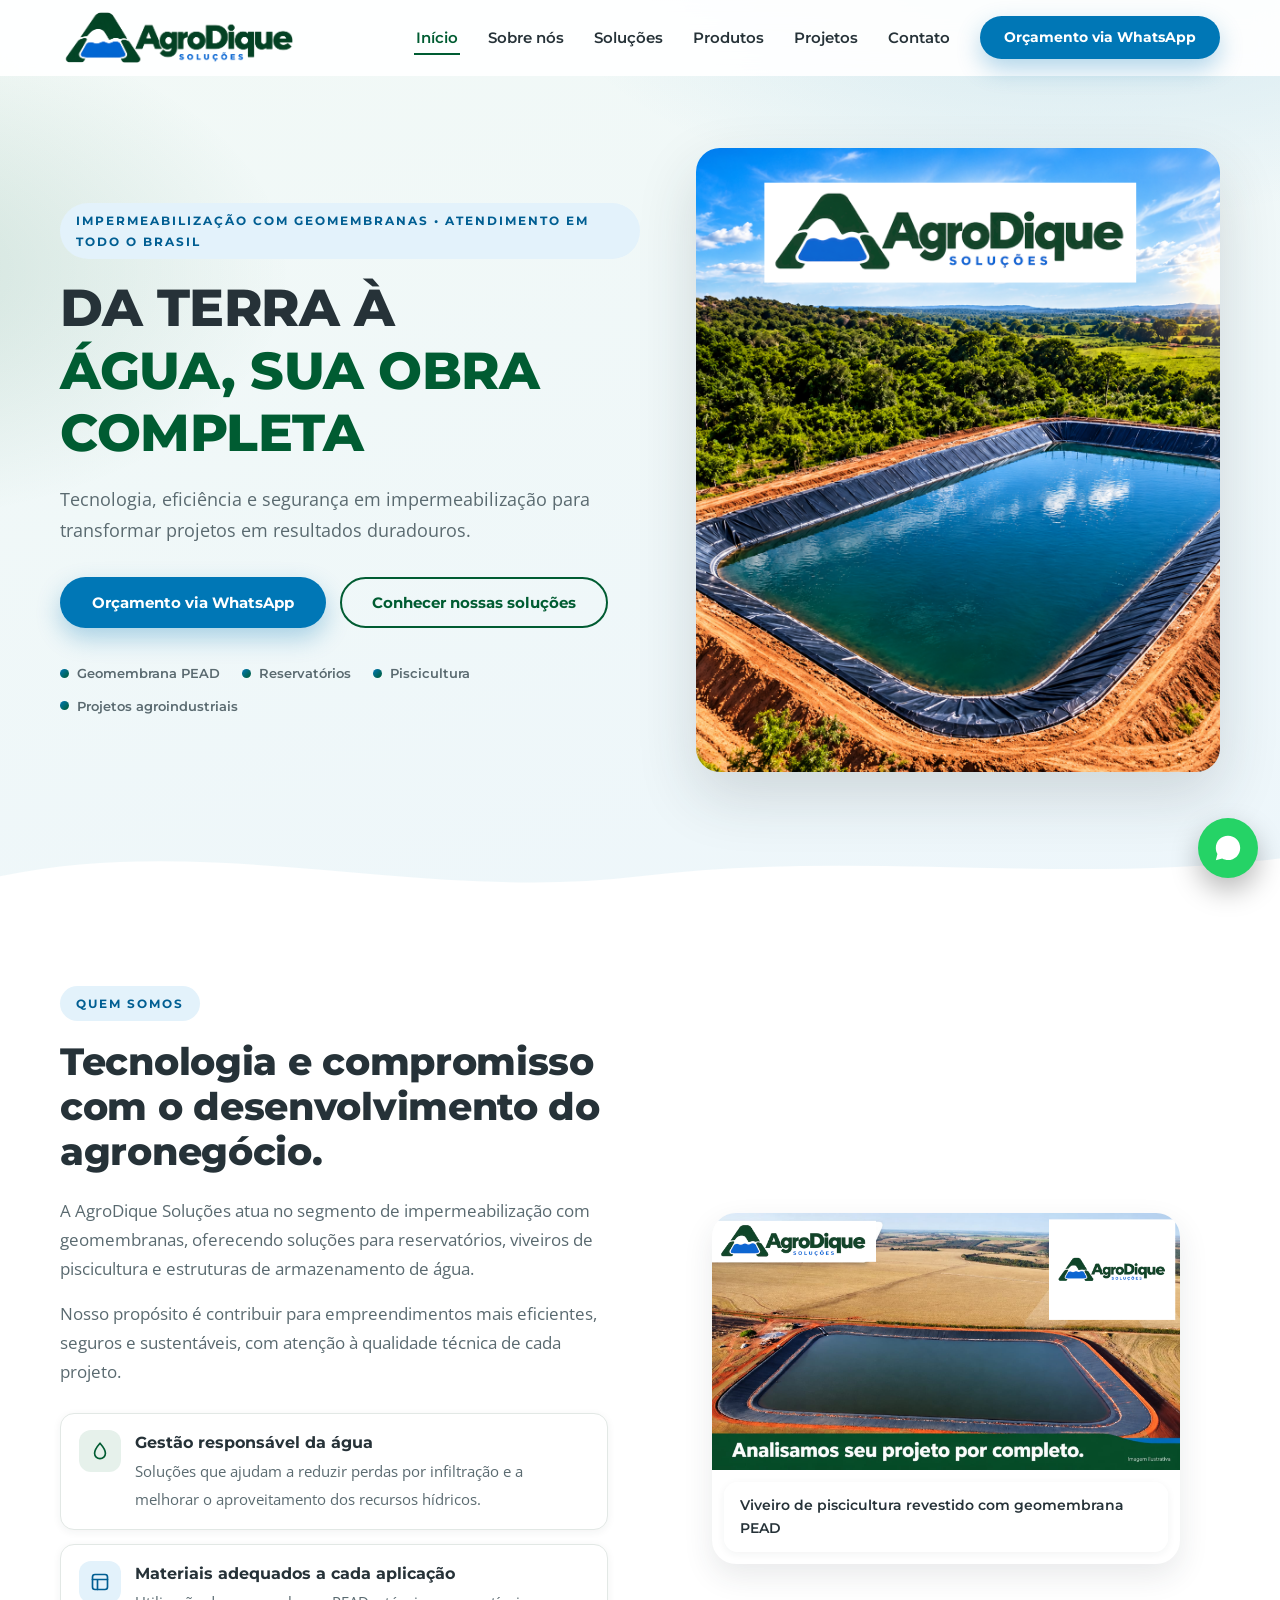
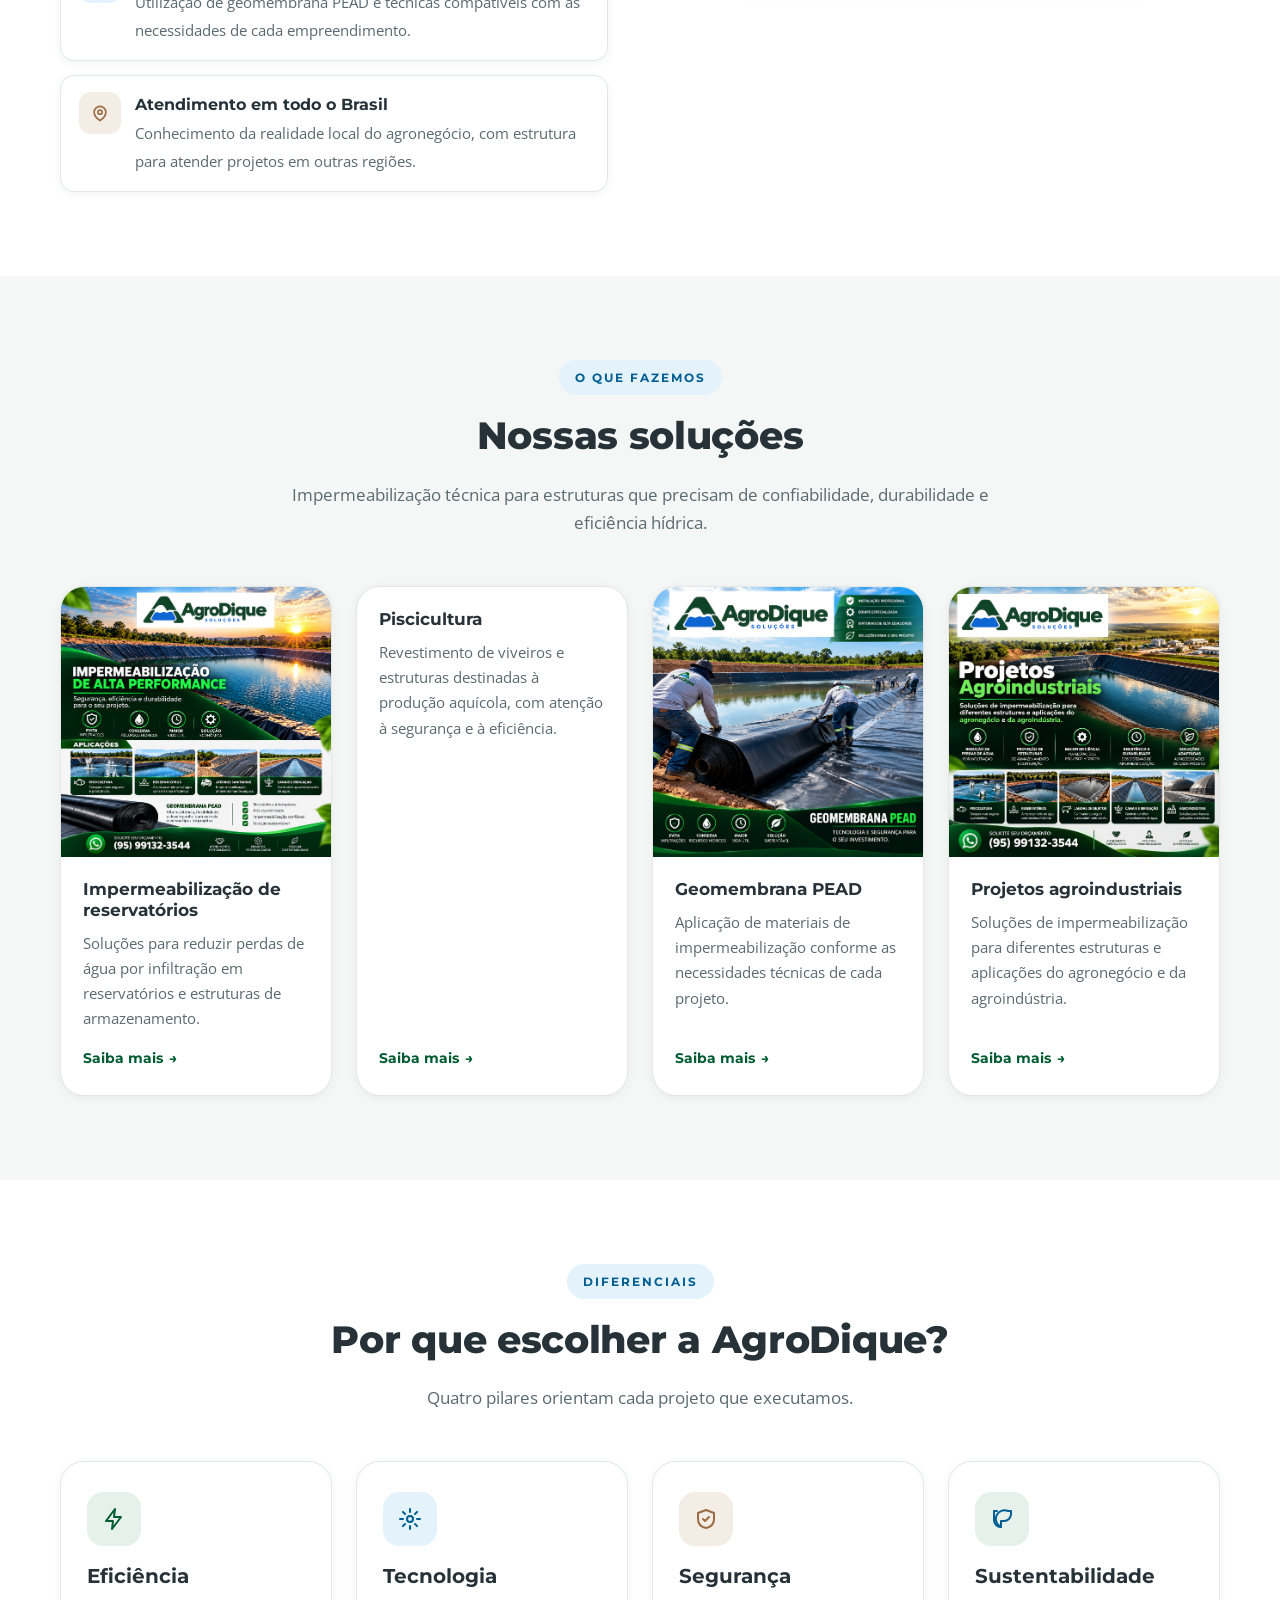
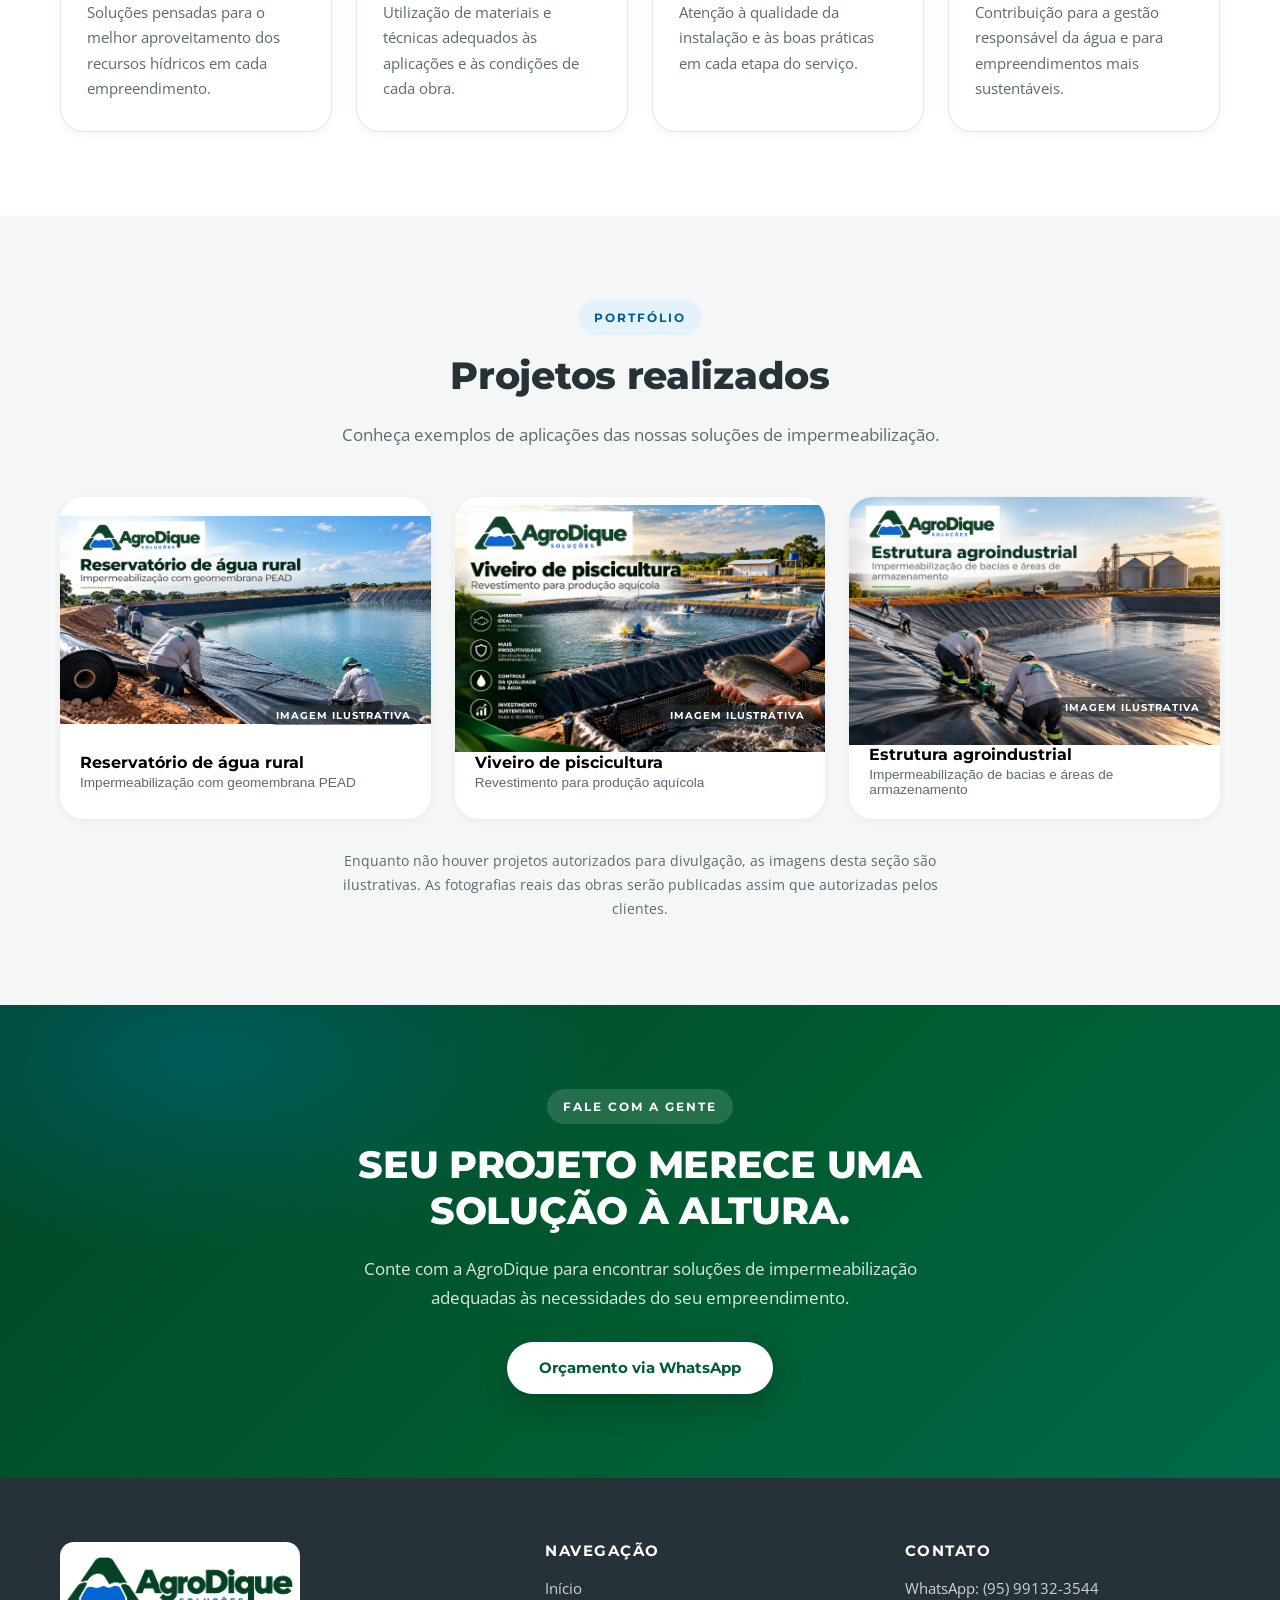
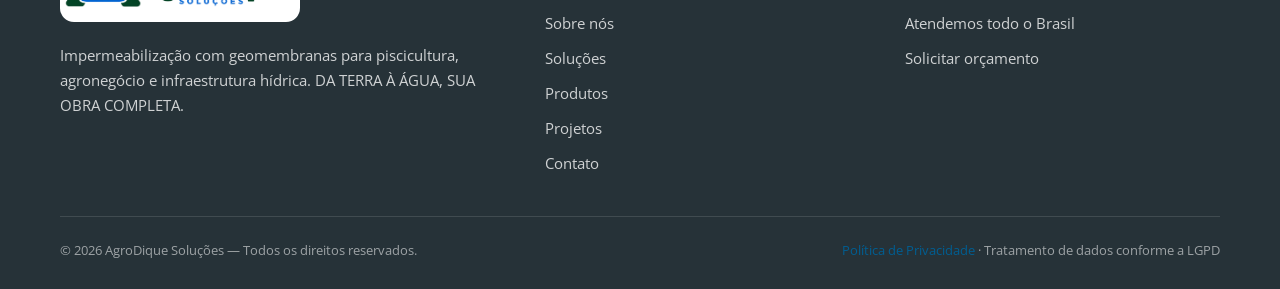
<file: index.html>
<!DOCTYPE html>
<html lang="pt-BR">
<head>
  <meta charset="UTF-8">
  <meta name="viewport" content="width=device-width, initial-scale=1">
  <title>AgroDique Soluções | Impermeabilização com Geomembranas em Roraima</title>
  <meta name="description" content="AgroDique Soluções: impermeabilização com geomembrana PEAD para reservatórios, piscicultura e projetos agroindustriais em Roraima. Solicite um orçamento pelo WhatsApp.">
  <meta name="theme-color" content="#005C32">
  <meta property="og:type" content="website">
  <meta property="og:locale" content="pt_BR">
  <meta property="og:site_name" content="AgroDique Soluções">
  <meta property="og:title" content="AgroDique Soluções | DA TERRA À ÁGUA, SUA OBRA COMPLETA">
  <meta property="og:description" content="Tecnologia, eficiência e segurança em impermeabilização com geomembranas para o agronegócio e a infraestrutura hídrica em Roraima.">
  <link rel="icon" type="image/svg+xml" href="assets/favicon.svg">
  <link rel="preconnect" href="https://fonts.googleapis.com">
  <link rel="preconnect" href="https://fonts.gstatic.com" crossorigin>
  <link href="https://fonts.googleapis.com/css2?family=Montserrat:wght@600;700;800&family=Open+Sans:wght@400;600&display=swap" rel="stylesheet">
  <link rel="stylesheet" href="css/style.css">
  <script type="application/ld+json">
  {
    "@context": "https://schema.org",
    "@type": "LocalBusiness",
    "name": "AgroDique Soluções",
    "slogan": "DA TERRA À ÁGUA, SUA OBRA COMPLETA",
    "description": "Impermeabilização com geomembranas PEAD para piscicultura, agronegócio e infraestrutura hídrica.",
    "areaServed": "Brasil",
    "telephone": "+55-95-99132-3544",
    "contactPoint": [
      {
        "@type": "ContactPoint",
        "telephone": "+55-95-99132-3544",
        "contactType": "sales",
        "availableLanguage": "Portuguese"
      }
    ]
  }
  </script>
</head>
<body>

  <!-- ===================== CABEÇALHO ===================== -->
  <header class="site-header" id="topo">
    <div class="container header-inner">
      <a href="index.html" class="logo" aria-label="AgroDique Soluções — Ir para o início">
        <svg class="logo-mark" viewBox="0 0 48 48" aria-hidden="true" focusable="false">
          <defs>
            <linearGradient id="gradH" x1="0" y1="0" x2="1" y2="1">
              <stop offset="0" stop-color="#0077B6"/><stop offset="1" stop-color="#005C32"/>
            </linearGradient>
          </defs>
          <path d="M24 3c0 0 14 16 14 26a14 14 0 0 1-28 0C10 19 24 3 24 3z" fill="url(#gradH)"/>
          <path d="M24 39c0-8 4-13 10-15" stroke="#fff" stroke-width="2.5" fill="none" stroke-linecap="round"/>
          <path d="M21 23c-4 2-6 6-6 11" stroke="#fff" stroke-width="2.5" fill="none" stroke-linecap="round"/>
        </svg>
        <img class="logo-image" src="assets/logo-agrodique.png.png" alt="AgroDique Soluções" width="958" height="279">
      </a>

      <button class="nav-toggle" id="nav-toggle" aria-expanded="false" aria-controls="main-nav" aria-label="Abrir menu">
        <span></span><span></span><span></span>
      </button>

      <nav class="main-nav" id="main-nav" aria-label="Navegação principal">
        <ul>
          <li><a href="index.html" class="active" aria-current="page">Início</a></li>
          <li><a href="sobre.html">Sobre nós</a></li>
          <li><a href="solucoes.html">Soluções</a></li>
          <li><a href="produtos.html">Produtos</a></li>
          <li><a href="projetos.html">Projetos</a></li>
          <li><a href="contato.html">Contato</a></li>
        </ul>
        <a class="btn btn-blue btn-sm nav-cta nav-cta-2" href="https://wa.me/5595991323544?text=Ol%C3%A1!%20Conheci%20a%20AgroDique%20pelo%20site%20e%20gostaria%20de%20solicitar%20um%20or%C3%A7amento%20para%20meu%20projeto." target="_blank" rel="noopener">Orçamento via WhatsApp</a>
      </nav>
    </div>
  </header>

  <main>

    <!-- ===================== HERO ===================== -->
    <section class="hero">
      <div class="container hero-grid">
        <div class="hero-content">
          <span class="eyebrow reveal">Impermeabilização com geomembranas • Atendimento em todo o Brasil</span>
          <h1 class="reveal" data-delay="1">DA TERRA À <span class="accent">ÁGUA, SUA OBRA COMPLETA</span></h1>
          <p class="hero-sub reveal" data-delay="2">Tecnologia, eficiência e segurança em impermeabilização para transformar projetos em resultados duradouros.</p>

          <div class="hero-actions reveal" data-delay="3">
            <a class="btn btn-blue" href="https://wa.me/5595991323544?text=Ol%C3%A1!%20Conheci%20a%20AgroDique%20pelo%20site%20e%20gostaria%20de%20solicitar%20um%20or%C3%A7amento%20para%20meu%20projeto." target="_blank" rel="noopener">Orçamento via WhatsApp</a>
            <a class="btn btn-outline" href="solucoes.html">Conhecer nossas soluções</a>
          </div>

          <ul class="hero-trust reveal" data-delay="4">
            <li>Geomembrana PEAD</li>
            <li>Reservatórios</li>
            <li>Piscicultura</li>
            <li>Projetos agroindustriais</li>
          </ul>
        </div>

        <!-- Imagem do reservatório fornecida pela AgroDique. -->
        <div class="hero-visual reveal" data-delay="2">
          <img src="assets/padronizadas/reservatorio.png" alt="Reservatório de água revestido com geomembrana em uma paisagem rural, com a marca AgroDique" width="1150" height="1368" fetchpriority="high" decoding="async">
        </div>
      </div>

      <div class="hero-wave" aria-hidden="true">
        <svg viewBox="0 0 1440 90" preserveAspectRatio="none" style="height:80px">
          <path d="M0 60 C240 10 480 90 720 60 C960 30 1200 70 1440 40 L1440 90 L0 90 Z" fill="#FFFFFF"/>
        </svg>
      </div>
    </section>

    <!-- ===================== APRESENTAÇÃO DA EMPRESA ===================== -->
    <section class="section">
      <div class="container split">
        <div class="reveal">
          <span class="eyebrow">Quem somos</span>
          <h2>Tecnologia e compromisso com o desenvolvimento do agronegócio.</h2>
          <p class="lead">A AgroDique Soluções atua no segmento de impermeabilização com geomembranas, oferecendo soluções para reservatórios, viveiros de piscicultura e estruturas de armazenamento de água.</p>
          <p class="lead">Nosso propósito é contribuir para empreendimentos mais eficientes, seguros e sustentáveis, com atenção à qualidade técnica de cada projeto.</p>

          <ul class="feature-list">
            <li>
              <span class="icon" aria-hidden="true">
                <svg width="20" height="20" viewBox="0 0 24 24" fill="none" stroke="currentColor" stroke-width="2" stroke-linecap="round" stroke-linejoin="round"><path d="M12 2.7s6.5 7.4 6.5 12a6.5 6.5 0 0 1-13 0c0-4.6 6.5-12 6.5-12z"/></svg>
              </span>
              <div>
                <strong>Gestão responsável da água</strong>
                <span>Soluções que ajudam a reduzir perdas por infiltração e a melhorar o aproveitamento dos recursos hídricos.</span>
              </div>
            </li>
            <li>
              <span class="icon" aria-hidden="true">
                <svg width="20" height="20" viewBox="0 0 24 24" fill="none" stroke="currentColor" stroke-width="2" stroke-linecap="round" stroke-linejoin="round"><rect x="3" y="3" width="18" height="18" rx="3"/><path d="M3 9h18M9 21V9"/></svg>
              </span>
              <div>
                <strong>Materiais adequados a cada aplicação</strong>
                <span>Utilização de geomembrana PEAD e técnicas compatíveis com as necessidades de cada empreendimento.</span>
              </div>
            </li>
            <li>
              <span class="icon" aria-hidden="true">
                <svg width="20" height="20" viewBox="0 0 24 24" fill="none" stroke="currentColor" stroke-width="2" stroke-linecap="round" stroke-linejoin="round"><path d="M12 21s-7-4.4-7-10a7 7 0 0 1 14 0c0 5.6-7 10-7 10z"/><circle cx="12" cy="11" r="2.5"/></svg>
              </span>
              <div>
                <strong>Atendimento em todo o Brasil</strong>
                <span>Conhecimento da realidade local do agronegócio, com estrutura para atender projetos em outras regiões.</span>
              </div>
            </li>
          </ul>
        </div>

        <figure class="visual-panel visual-panel-photo reveal" data-delay="1">
          <img src="assets/padronizadas/piscicultura.png" alt="Imagem ilustrativa de viveiro revestido com geomembrana PEAD, com a marca AgroDique" width="1600" height="879" loading="lazy" decoding="async">
          <figcaption>Viveiro de piscicultura revestido com geomembrana PEAD</figcaption>
        </figure>
      </div>
    </section>

    <!-- ===================== NOSSAS SOLUÇÕES ===================== -->
    <section class="section section-alt" id="solucoes">
      <div class="container">
        <div class="section-head reveal">
          <span class="eyebrow">O que fazemos</span>
          <h2>Nossas soluções</h2>
          <p>Impermeabilização técnica para estruturas que precisam de confiabilidade, durabilidade e eficiência hídrica.</p>
        </div>

        <div class="card-grid">
          <article class="card reveal" data-delay="1">
            <div class="card-media card-media-art">
              <img src="assets/padronizadas/impermeabilizacao.png" alt="Arte AgroDique sobre impermeabilização de reservatórios com geomembrana PEAD e suas aplicações" width="1254" height="1254" loading="lazy" decoding="async">
            </div>
            <div class="card-body">
              <h3>Impermeabilização de reservatórios</h3>
              <p>Soluções para reduzir perdas de água por infiltração em reservatórios e estruturas de armazenamento.</p>
              <a class="link-more" href="solucoes.html#reservatorios">Saiba mais <span aria-hidden="true">→</span></a>
            </div>
          </article>

          <article class="card reveal" data-delay="2">
            <div class="card-body">
              <h3>Piscicultura</h3>
              <p>Revestimento de viveiros e estruturas destinadas à produção aquícola, com atenção à segurança e à eficiência.</p>
              <a class="link-more" href="solucoes.html#piscicultura">Saiba mais <span aria-hidden="true">→</span></a>
            </div>
          </article>

          <article class="card reveal" data-delay="3">
            <div class="card-media card-media-art">
              <img src="assets/padronizadas/geomembrana.png" alt="Arte AgroDique com equipe aplicando geomembrana PEAD em reservatório" width="1254" height="1254" loading="lazy" decoding="async">
            </div>
            <div class="card-body">
              <h3>Geomembrana PEAD</h3>
              <p>Aplicação de materiais de impermeabilização conforme as necessidades técnicas de cada projeto.</p>
              <a class="link-more" href="solucoes.html#geomembrana">Saiba mais <span aria-hidden="true">→</span></a>
            </div>
          </article>

          <article class="card reveal" data-delay="4">
            <div class="card-media card-media-art">
              <img src="assets/padronizadas/agroindustriais.png" alt="Arte AgroDique sobre impermeabilização para projetos agroindustriais, reservatórios, lagoas e canais" width="1254" height="1254" loading="lazy" decoding="async">
            </div>
            <div class="card-body">
              <h3>Projetos agroindustriais</h3>
              <p>Soluções de impermeabilização para diferentes estruturas e aplicações do agronegócio e da agroindústria.</p>
              <a class="link-more" href="solucoes.html#agroindustrial">Saiba mais <span aria-hidden="true">→</span></a>
            </div>
          </article>
        </div>
      </div>
    </section>

    <!-- ===================== POR QUE ESCOLHER ===================== -->
    <section class="section">
      <div class="container">
        <div class="section-head reveal">
          <span class="eyebrow">Diferenciais</span>
          <h2>Por que escolher a AgroDique?</h2>
          <p>Quatro pilares orientam cada projeto que executamos.</p>
        </div>

        <div class="pillar-grid">
          <article class="pillar reveal" data-delay="1">
            <span class="icon" aria-hidden="true">
              <svg width="24" height="24" viewBox="0 0 24 24" fill="none" stroke="currentColor" stroke-width="2" stroke-linecap="round" stroke-linejoin="round"><path d="M13 2 4 14h7l-1 8 9-12h-7l1-8z"/></svg>
            </span>
            <h3>Eficiência</h3>
            <p>Soluções pensadas para o melhor aproveitamento dos recursos hídricos em cada empreendimento.</p>
          </article>

          <article class="pillar reveal" data-delay="2">
            <span class="icon" aria-hidden="true">
              <svg width="24" height="24" viewBox="0 0 24 24" fill="none" stroke="currentColor" stroke-width="2" stroke-linecap="round" stroke-linejoin="round"><circle cx="12" cy="12" r="3"/><path d="M12 2v3M12 19v3M2 12h3M19 12h3M4.9 4.9l2.1 2.1M17 17l2.1 2.1M19.1 4.9 17 7M7 17l-2.1 2.1"/></svg>
            </span>
            <h3>Tecnologia</h3>
            <p>Utilização de materiais e técnicas adequados às aplicações e às condições de cada obra.</p>
          </article>

          <article class="pillar reveal" data-delay="3">
            <span class="icon" aria-hidden="true">
              <svg width="24" height="24" viewBox="0 0 24 24" fill="none" stroke="currentColor" stroke-width="2" stroke-linecap="round" stroke-linejoin="round"><path d="M12 3l8 3v6c0 5-3.5 8-8 9-4.5-1-8-4-8-9V6l8-3z"/><path d="m9 12 2 2 4-4"/></svg>
            </span>
            <h3>Segurança</h3>
            <p>Atenção à qualidade da instalação e às boas práticas em cada etapa do serviço.</p>
          </article>

          <article class="pillar reveal" data-delay="4">
            <span class="icon" aria-hidden="true">
              <svg width="24" height="24" viewBox="0 0 24 24" fill="none" stroke="currentColor" stroke-width="2" stroke-linecap="round" stroke-linejoin="round"><path d="M11 20A7 7 0 0 1 18 4h3v3a7 7 0 0 1-7 7h-3v6z"/><path d="M11 20a7 7 0 0 1-7-7V4h3"/></svg>
            </span>
            <h3>Sustentabilidade</h3>
            <p>Contribuição para a gestão responsável da água e para empreendimentos mais sustentáveis.</p>
          </article>
        </div>
      </div>
    </section>

    <!-- ===================== PROJETOS REALIZADOS ===================== -->
    <section class="section section-alt">
      <div class="container">
        <div class="section-head reveal">
          <span class="eyebrow">Portfólio</span>
          <h2>Projetos realizados</h2>
          <p>Conheça exemplos de aplicações das nossas soluções de impermeabilização.</p>
        </div>

        <div class="gallery">
          <button type="button" class="gallery-item reveal" data-delay="1" aria-label="Ampliar imagem: Reservatório de água rural">
            <div class="thumb thumb-photo">
              <img src="assets/padronizadas/reservatorio-rural.png" alt="Arte AgroDique com reservatório de água rural e aplicação de geomembrana PEAD" width="1672" height="941" loading="lazy" decoding="async">
            </div>
            <div class="gallery-caption">
              <strong>Reservatório de água rural</strong>
              <span>Impermeabilização com geomembrana PEAD</span>
            </div>
          </button>

          <button type="button" class="gallery-item reveal" data-delay="2" aria-label="Ampliar imagem: Viveiro de piscicultura">
            <div class="thumb thumb-photo">
              <img src="assets/padronizadas/viveiro-piscicultura.png" alt="Arte AgroDique com viveiros de piscicultura revestidos com geomembrana e criação de peixes" width="1536" height="1024" loading="lazy" decoding="async">
            </div>
            <div class="gallery-caption">
              <strong>Viveiro de piscicultura</strong>
              <span>Revestimento para produção aquícola</span>
            </div>
          </button>

          <button type="button" class="gallery-item reveal" data-delay="3" aria-label="Ampliar imagem: Estrutura agroindustrial">
            <div class="thumb thumb-photo">
              <img src="assets/padronizadas/estrutura-agroindustrial.png" alt="Arte AgroDique com impermeabilização de bacia em estrutura agroindustrial" width="1536" height="1024" loading="lazy" decoding="async">
            </div>
            <div class="gallery-caption">
              <strong>Estrutura agroindustrial</strong>
              <span>Impermeabilização de bacias e áreas de armazenamento</span>
            </div>
          </button>
        </div>

        <p class="gallery-note reveal">Enquanto não houver projetos autorizados para divulgação, as imagens desta seção são ilustrativas. As fotografias reais das obras serão publicadas assim que autorizadas pelos clientes.</p>
      </div>
    </section>

    <!-- ===================== CHAMADA COMERCIAL ===================== -->
    <section class="section cta-band">
      <div class="container reveal">
        <span class="eyebrow on-dark">Fale com a gente</span>
        <h2>Seu projeto merece uma solução à altura.</h2>
        <p>Conte com a AgroDique para encontrar soluções de impermeabilização adequadas às necessidades do seu empreendimento.</p>
        <div class="cta-actions">
          <a class="btn btn-white" href="https://wa.me/5595991323544?text=Ol%C3%A1!%20Conheci%20a%20AgroDique%20pelo%20site%20e%20gostaria%20de%20solicitar%20um%20or%C3%A7amento%20para%20meu%20projeto." target="_blank" rel="noopener">Orçamento via WhatsApp</a>
          </div>
      </div>
    </section>

  </main>

  <!-- ===================== RODAPÉ ===================== -->
  <footer class="site-footer">
    <div class="container">
      <div class="footer-grid">
        <div>
          <span class="logo">
            <svg class="logo-mark" viewBox="0 0 48 48" aria-hidden="true" focusable="false">
              <defs>
                <linearGradient id="gradF" x1="0" y1="0" x2="1" y2="1">
                  <stop offset="0" stop-color="#2A9BD4"/><stop offset="1" stop-color="#0B7A47"/>
                </linearGradient>
              </defs>
              <path d="M24 3c0 0 14 16 14 26a14 14 0 0 1-28 0C10 19 24 3 24 3z" fill="url(#gradF)"/>
              <path d="M24 39c0-8 4-13 10-15" stroke="#fff" stroke-width="2.5" fill="none" stroke-linecap="round"/>
              <path d="M21 23c-4 2-6 6-6 11" stroke="#fff" stroke-width="2.5" fill="none" stroke-linecap="round"/>
            </svg>
            <img class="logo-image" src="assets/logo-agrodique.png.png" alt="AgroDique Soluções" width="958" height="279" loading="lazy">
          </span>
          <p>Impermeabilização com geomembranas para piscicultura, agronegócio e infraestrutura hídrica. DA TERRA À ÁGUA, SUA OBRA COMPLETA.</p>
        </div>

        <div>
          <h4>Navegação</h4>
          <ul>
            <li><a href="index.html">Início</a></li>
            <li><a href="sobre.html">Sobre nós</a></li>
            <li><a href="solucoes.html">Soluções</a></li>
            <li><a href="produtos.html">Produtos</a></li>
            <li><a href="projetos.html">Projetos</a></li>
            <li><a href="contato.html">Contato</a></li>
          </ul>
        </div>

        <div>
          <h4>Contato</h4>
          <ul>
            <li><a href="https://wa.me/5595991323544" target="_blank" rel="noopener">WhatsApp: (95) 99132-3544</a></li>
            <li>Atendemos todo o Brasil</li>
            <li><a href="contato.html">Solicitar orçamento</a></li>
          </ul>
        </div>
      </div>

      <div class="footer-bottom">
        <span>© <span data-year>2026</span> AgroDique Soluções — Todos os direitos reservados.</span>
        <span><a href="privacidade.html">Política de Privacidade</a> · Tratamento de dados conforme a LGPD</span>
      </div>
    </div>
  </footer>

  <!-- ===================== BOTÃO FLUTUANTE ===================== -->
    <a class="whatsapp-float" href="https://wa.me/5595991323544?text=Ol%C3%A1!%20Conheci%20a%20AgroDique%20pelo%20site%20e%20gostaria%20de%20solicitar%20um%20or%C3%A7amento%20para%20meu%20projeto." target="_blank" rel="noopener" aria-label="Falar pelo WhatsApp (95) 99132-3544">
    <svg viewBox="0 0 32 32" fill="currentColor" aria-hidden="true"><path d="M16 3C8.8 3 3 8.8 3 16c0 2.3.6 4.5 1.7 6.4L3 29l6.8-1.7c1.9 1 4 1.6 6.2 1.6 7.2 0 13-5.8 13-13S23.2 3 16 3zm5.9 15.6c-.3-.2-1.9-.9-2.2-1s-.5-.2-.7.2-.8 1-1 1.2-.4.2-.7.1c-.3-.2-1.4-.5-2.6-1.6-1-.9-1.6-1.9-1.8-2.2s0-.5.2-.7l.5-.6c.2-.2.2-.3.3-.5s0-.4 0-.6c-.1-.2-.7-1.8-1-2.4-.3-.6-.5-.5-.7-.5h-.6c-.2 0-.6.1-.9.4-.3.3-1.2 1.1-1.2 2.7s1.2 3.1 1.4 3.4c.2.2 2.4 3.7 5.9 5.1.8.3 1.5.5 2 .7.8.3 1.6.2 2.2.1.7-.1 1.9-.8 2.2-1.5.3-.8.3-1.4.2-1.5-.1-.2-.3-.3-.6-.4z"/></svg>
  </a>

  <!-- ===================== LIGHTBOX ===================== -->
  <div class="lightbox" id="lightbox" role="dialog" aria-modal="true" aria-label="Visualização ampliada do projeto" aria-hidden="true">
    <button type="button" class="lightbox-close" aria-label="Fechar visualização">×</button>
    <figure class="lightbox-figure">
      <div class="thumb tone-1"></div>
      <figcaption>
        <strong data-lb-title></strong>
        <span data-lb-desc></span>
      </figcaption>
    </figure>
  </div>

  <script src="js/main.js" defer></script>
</body>
</html>
</file>
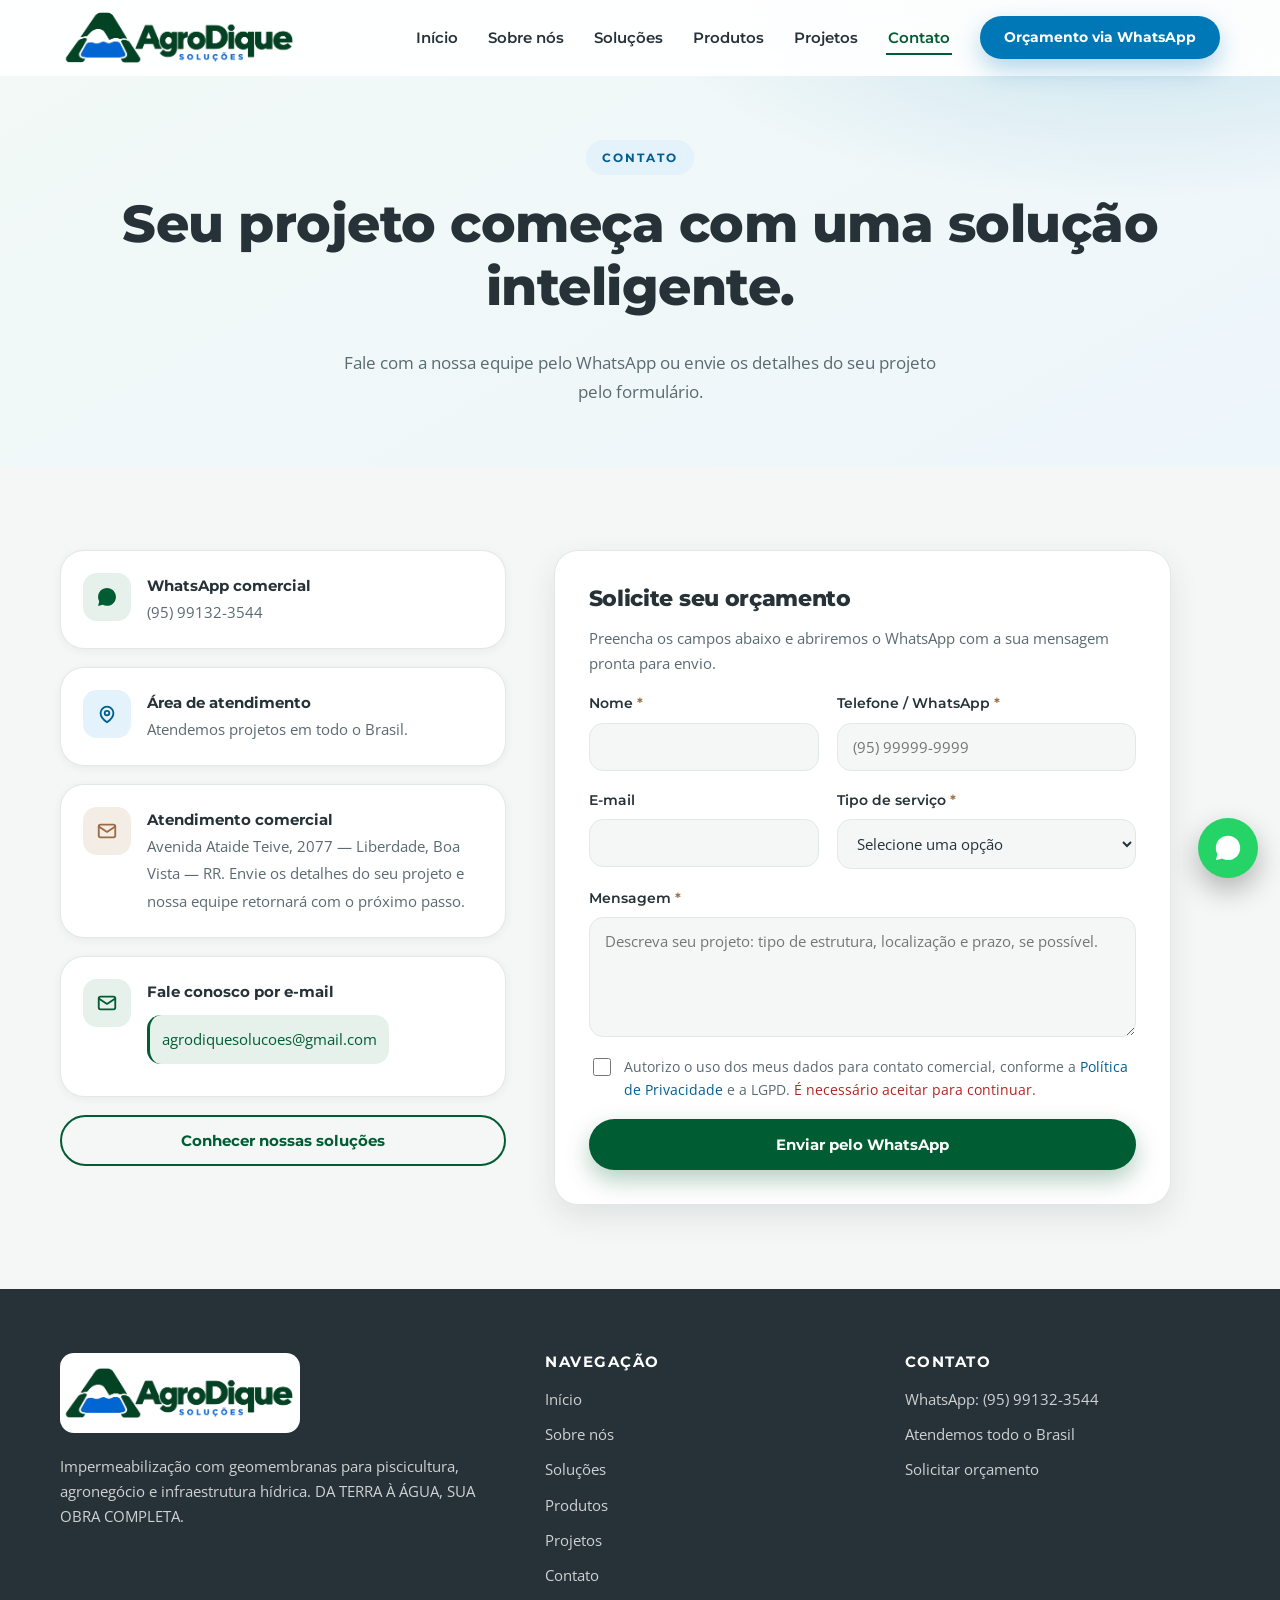
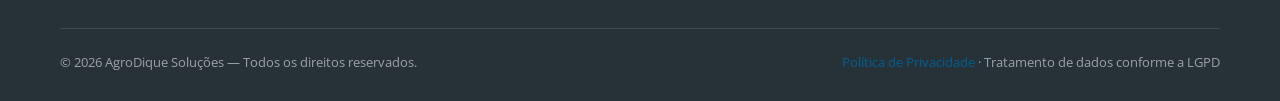
<file: contato.html>
<!DOCTYPE html>
<html lang="pt-BR">
<head>
  <meta charset="UTF-8">
  <meta name="viewport" content="width=device-width, initial-scale=1">
  <title>Contato | Solicite um Orçamento — AgroDique Soluções</title>
  <meta name="description" content="Fale com a AgroDique Soluções: WhatsApp (95) 99132-3544. Solicite orçamento de impermeabilização com geomembranas para seu projeto em Roraima.">
  <meta name="theme-color" content="#005C32">
  <meta property="og:type" content="website">
  <meta property="og:locale" content="pt_BR">
  <meta property="og:site_name" content="AgroDique Soluções">
  <meta property="og:title" content="Contato | AgroDique Soluções">
  <meta property="og:description" content="Solicite um orçamento de impermeabilização pelo WhatsApp ou pelo formulário.">
  <link rel="icon" type="image/svg+xml" href="assets/favicon.svg">
  <link rel="preconnect" href="https://fonts.googleapis.com">
  <link rel="preconnect" href="https://fonts.gstatic.com" crossorigin>
  <link href="https://fonts.googleapis.com/css2?family=Montserrat:wght@600;700;800&family=Open+Sans:wght@400;600&display=swap" rel="stylesheet">
  <link rel="stylesheet" href="css/style.css">
</head>
<body>

  <!-- ===================== CABEÇALHO ===================== -->
  <header class="site-header" id="topo">
    <div class="container header-inner">
      <a href="index.html" class="logo" aria-label="AgroDique Soluções — Ir para o início">
        <svg class="logo-mark" viewBox="0 0 48 48" aria-hidden="true" focusable="false">
          <defs>
            <linearGradient id="gradH" x1="0" y1="0" x2="1" y2="1">
              <stop offset="0" stop-color="#0077B6"/><stop offset="1" stop-color="#005C32"/>
            </linearGradient>
          </defs>
          <path d="M24 3c0 0 14 16 14 26a14 14 0 0 1-28 0C10 19 24 3 24 3z" fill="url(#gradH)"/>
          <path d="M24 39c0-8 4-13 10-15" stroke="#fff" stroke-width="2.5" fill="none" stroke-linecap="round"/>
          <path d="M21 23c-4 2-6 6-6 11" stroke="#fff" stroke-width="2.5" fill="none" stroke-linecap="round"/>
        </svg>
        <img class="logo-image" src="assets/logo-agrodique.png.png" alt="AgroDique Soluções" width="958" height="279">
      </a>

      <button class="nav-toggle" id="nav-toggle" aria-expanded="false" aria-controls="main-nav" aria-label="Abrir menu">
        <span></span><span></span><span></span>
      </button>

      <nav class="main-nav" id="main-nav" aria-label="Navegação principal">
        <ul>
          <li><a href="index.html">Início</a></li>
          <li><a href="sobre.html">Sobre nós</a></li>
          <li><a href="solucoes.html">Soluções</a></li>
          <li><a href="produtos.html">Produtos</a></li>
          <li><a href="projetos.html">Projetos</a></li>
          <li><a href="contato.html" class="active" aria-current="page">Contato</a></li>
        </ul>
        <a class="btn btn-blue btn-sm nav-cta nav-cta-2" href="https://wa.me/5595991323544?text=Ol%C3%A1!%20Conheci%20a%20AgroDique%20pelo%20site%20e%20gostaria%20de%20solicitar%20um%20or%C3%A7amento%20para%20meu%20projeto." target="_blank" rel="noopener">Orçamento via WhatsApp</a>
      </nav>
    </div>
  </header>

  <main>

    <!-- ===================== HERO DA PÁGINA ===================== -->
    <section class="page-hero">
      <div class="container">
        <span class="eyebrow reveal">Contato</span>
        <h1 class="reveal" data-delay="1">Seu projeto começa com uma solução inteligente.</h1>
        <p class="reveal" data-delay="2">Fale com a nossa equipe pelo WhatsApp ou envie os detalhes do seu projeto pelo formulário.</p>
      </div>
    </section>

    <!-- ===================== CONTATO ===================== -->
    <section class="section section-alt">
      <div class="container contact-layout">

        <div class="contact-info reveal">
          <div class="contact-info-card">
            <span class="icon" aria-hidden="true">
              <svg width="22" height="22" viewBox="0 0 32 32" fill="currentColor"><path d="M16 3C8.8 3 3 8.8 3 16c0 2.3.6 4.5 1.7 6.4L3 29l6.8-1.7c1.9 1 4 1.6 6.2 1.6 7.2 0 13-5.8 13-13S23.2 3 16 3zm5.9 15.6c-.3-.2-1.9-.9-2.2-1s-.5-.2-.7.2-.8 1-1 1.2-.4.2-.7.1c-.3-.2-1.4-.5-2.6-1.6-1-.9-1.6-1.9-1.8-2.2s0-.5.2-.7l.5-.6c.2-.2.2-.3.3-.5s0-.4 0-.6c-.1-.2-.7-1.8-1-2.4-.3-.6-.5-.5-.7-.5h-.6c-.2 0-.6.1-.9.4-.3.3-1.2 1.1-1.2 2.7s1.2 3.1 1.4 3.4c.2.2 2.4 3.7 5.9 5.1.8.3 1.5.5 2 .7.8.3 1.6.2 2.2.1.7-.1 1.9-.8 2.2-1.5.3-.8.3-1.4.2-1.5-.1-.2-.3-.3-.6-.4z"/></svg>
            </span>
            <div>
              <strong>WhatsApp comercial</strong>
              <a href="https://wa.me/5595991323544?text=Ol%C3%A1!%20Conheci%20a%20AgroDique%20pelo%20site%20e%20gostaria%20de%20solicitar%20um%20or%C3%A7amento%20para%20meu%20projeto." target="_blank" rel="noopener">(95) 99132-3544</a>
            </div>
          </div>

          <div class="contact-info-card">
            <span class="icon" aria-hidden="true">
              <svg width="22" height="22" viewBox="0 0 24 24" fill="none" stroke="currentColor" stroke-width="2" stroke-linecap="round" stroke-linejoin="round"><path d="M12 21s-7-4.4-7-10a7 7 0 0 1 14 0c0 5.6-7 10-7 10z"/><circle cx="12" cy="11" r="2.5"/></svg>
            </span>
            <div>
              <strong>Área de atendimento</strong>
              <span>Atendemos projetos em todo o Brasil.</span>
            </div>
          </div>

          <div class="contact-info-card">
            <span class="icon" aria-hidden="true">
              <svg width="22" height="22" viewBox="0 0 24 24" fill="none" stroke="currentColor" stroke-width="2" stroke-linecap="round" stroke-linejoin="round"><rect x="3" y="5" width="18" height="14" rx="2"/><path d="m3 7 9 6 9-6"/></svg>
            </span>
            <div>
              <strong>Atendimento comercial</strong>
              <span>Avenida Ataide Teive, 2077 — Liberdade, Boa Vista — RR.</span>
              <span>Envie os detalhes do seu projeto e nossa equipe retornará com o próximo passo.</span>
            </div>
          </div>

          <div class="contact-info-card">
            <span class="icon" aria-hidden="true">
              <svg width="22" height="22" viewBox="0 0 24 24" fill="none" stroke="currentColor" stroke-width="2" stroke-linecap="round" stroke-linejoin="round"><rect x="3" y="5" width="18" height="14" rx="2"/><path d="m3 7 9 6 9-6"/></svg>
            </span>
            <div>
              <strong>Fale conosco por e-mail</strong>
              <a class="contact-email-highlight" href="mailto:agrodiquesolucoes@gmail.com">agrodiquesolucoes@gmail.com</a>
            </div>
          </div>

          <a class="btn btn-outline" href="solucoes.html">Conhecer nossas soluções</a>
        </div>

        <!-- Formulário: valida os dados e envia pelo WhatsApp do comercial.
             Para envio por e-mail, configure um serviço como Formspree/Netlify Forms
             (ver README.md). -->
        <form class="contact-form reveal" data-delay="1" id="contact-form" novalidate>
          <h2 style="font-size:1.4rem">Solicite seu orçamento</h2>
          <p style="color:var(--ink-soft);font-size:.95rem">Preencha os campos abaixo e abriremos o WhatsApp com a sua mensagem pronta para envio.</p>

          <div class="form-grid">
            <div class="field">
              <label for="nome">Nome <span class="req">*</span></label>
              <input type="text" id="nome" name="nome" autocomplete="name" required>
              <span class="error">Informe seu nome.</span>
            </div>

            <div class="field">
              <label for="telefone">Telefone / WhatsApp <span class="req">*</span></label>
              <input type="tel" id="telefone" name="telefone" autocomplete="tel" placeholder="(95) 99999-9999" required>
              <span class="error">Informe um telefone válido com DDD.</span>
            </div>

            <div class="field">
              <label for="email">E-mail</label>
              <input type="email" id="email" name="email" autocomplete="email">
              <span class="error">Informe um e-mail válido ou deixe em branco.</span>
            </div>

            <div class="field">
              <label for="tipo">Tipo de serviço <span class="req">*</span></label>
              <select id="tipo" name="tipo" required>
                <option value="">Selecione uma opção</option>
                <option>Impermeabilização de reservatórios</option>
                <option>Piscicultura (viveiros)</option>
                <option>Geomembrana PEAD</option>
                <option>Projeto agroindustrial</option>
                <option>Outro / não sei informar</option>
              </select>
              <span class="error">Selecione o tipo de serviço.</span>
            </div>

            <div class="field full">
              <label for="mensagem">Mensagem <span class="req">*</span></label>
              <textarea id="mensagem" name="mensagem" placeholder="Descreva seu projeto: tipo de estrutura, localização e prazo, se possível." required></textarea>
              <span class="error">Conte um pouco mais sobre o seu projeto (mínimo de 10 caracteres).</span>
            </div>

            <!-- Proteção anti-spam (campo escondido) -->
            <div class="hp-field" aria-hidden="true">
              <label for="website">Não preencha este campo</label>
              <input type="text" id="website" name="website" tabindex="-1" autocomplete="off">
            </div>

            <label class="consent" for="consentimento">
              <input type="checkbox" id="consentimento" name="consentimento" required>
              <span>
                Autorizo o uso dos meus dados para contato comercial, conforme a
                <a href="privacidade.html">Política de Privacidade</a> e a LGPD.
                <span class="error" style="color:#B3261E">É necessário aceitar para continuar.</span>
              </span>
            </label>

            <div class="form-status" id="form-status" role="status" aria-live="polite"></div>

            <div class="field full">
              <button type="submit" class="btn btn-primary" style="width:100%">Enviar pelo WhatsApp</button>
            </div>
          </div>
        </form>

      </div>
    </section>

  </main>

  <!-- ===================== RODAPÉ ===================== -->
  <footer class="site-footer">
    <div class="container">
      <div class="footer-grid">
        <div>
          <span class="logo">
            <svg class="logo-mark" viewBox="0 0 48 48" aria-hidden="true" focusable="false">
              <defs>
                <linearGradient id="gradF" x1="0" y1="0" x2="1" y2="1">
                  <stop offset="0" stop-color="#2A9BD4"/><stop offset="1" stop-color="#0B7A47"/>
                </linearGradient>
              </defs>
              <path d="M24 3c0 0 14 16 14 26a14 14 0 0 1-28 0C10 19 24 3 24 3z" fill="url(#gradF)"/>
              <path d="M24 39c0-8 4-13 10-15" stroke="#fff" stroke-width="2.5" fill="none" stroke-linecap="round"/>
              <path d="M21 23c-4 2-6 6-6 11" stroke="#fff" stroke-width="2.5" fill="none" stroke-linecap="round"/>
            </svg>
            <img class="logo-image" src="assets/logo-agrodique.png.png" alt="AgroDique Soluções" width="958" height="279" loading="lazy">
          </span>
          <p>Impermeabilização com geomembranas para piscicultura, agronegócio e infraestrutura hídrica. DA TERRA À ÁGUA, SUA OBRA COMPLETA.</p>
        </div>

        <div>
          <h4>Navegação</h4>
          <ul>
            <li><a href="index.html">Início</a></li>
            <li><a href="sobre.html">Sobre nós</a></li>
            <li><a href="solucoes.html">Soluções</a></li>
            <li><a href="produtos.html">Produtos</a></li>
            <li><a href="projetos.html">Projetos</a></li>
            <li><a href="contato.html">Contato</a></li>
          </ul>
        </div>

        <div>
          <h4>Contato</h4>
          <ul>
            <li><a href="https://wa.me/5595991323544" target="_blank" rel="noopener">WhatsApp: (95) 99132-3544</a></li>
            <li>Atendemos todo o Brasil</li>
            <li><a href="contato.html">Solicitar orçamento</a></li>
          </ul>
        </div>
      </div>

      <div class="footer-bottom">
        <span>© <span data-year>2026</span> AgroDique Soluções — Todos os direitos reservados.</span>
        <span><a href="privacidade.html">Política de Privacidade</a> · Tratamento de dados conforme a LGPD</span>
      </div>
    </div>
  </footer>

  <!-- ===================== BOTÃO FLUTUANTE ===================== -->
    <a class="whatsapp-float" href="https://wa.me/5595991323544?text=Ol%C3%A1!%20Conheci%20a%20AgroDique%20pelo%20site%20e%20gostaria%20de%20solicitar%20um%20or%C3%A7amento%20para%20meu%20projeto." target="_blank" rel="noopener" aria-label="Falar pelo WhatsApp (95) 99132-3544">
    <svg viewBox="0 0 32 32" fill="currentColor" aria-hidden="true"><path d="M16 3C8.8 3 3 8.8 3 16c0 2.3.6 4.5 1.7 6.4L3 29l6.8-1.7c1.9 1 4 1.6 6.2 1.6 7.2 0 13-5.8 13-13S23.2 3 16 3zm5.9 15.6c-.3-.2-1.9-.9-2.2-1s-.5-.2-.7.2-.8 1-1 1.2-.4.2-.7.1c-.3-.2-1.4-.5-2.6-1.6-1-.9-1.6-1.9-1.8-2.2s0-.5.2-.7l.5-.6c.2-.2.2-.3.3-.5s0-.4 0-.6c-.1-.2-.7-1.8-1-2.4-.3-.6-.5-.5-.7-.5h-.6c-.2 0-.6.1-.9.4-.3.3-1.2 1.1-1.2 2.7s1.2 3.1 1.4 3.4c.2.2 2.4 3.7 5.9 5.1.8.3 1.5.5 2 .7.8.3 1.6.2 2.2.1.7-.1 1.9-.8 2.2-1.5.3-.8.3-1.4.2-1.5-.1-.2-.3-.3-.6-.4z"/></svg>
  </a>

  <script src="js/main.js" defer></script>
</body>
</html>
</file>
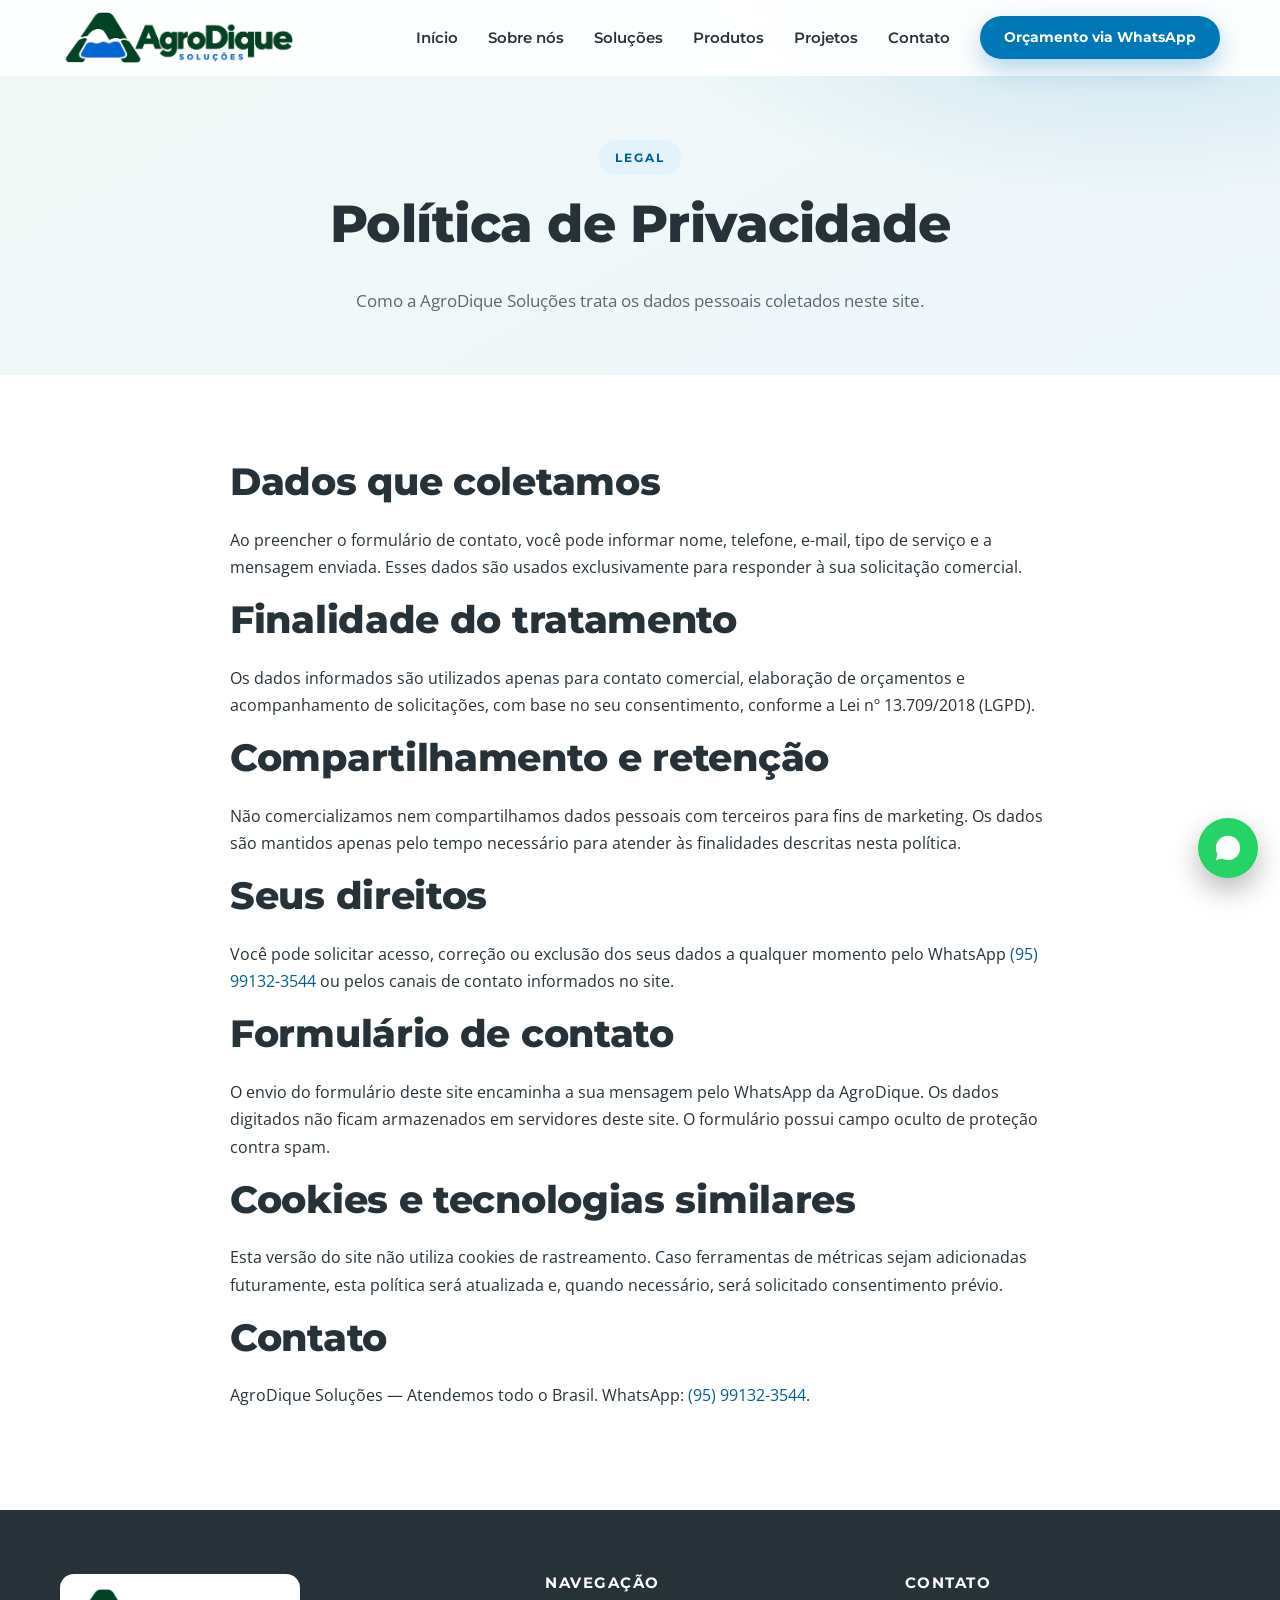
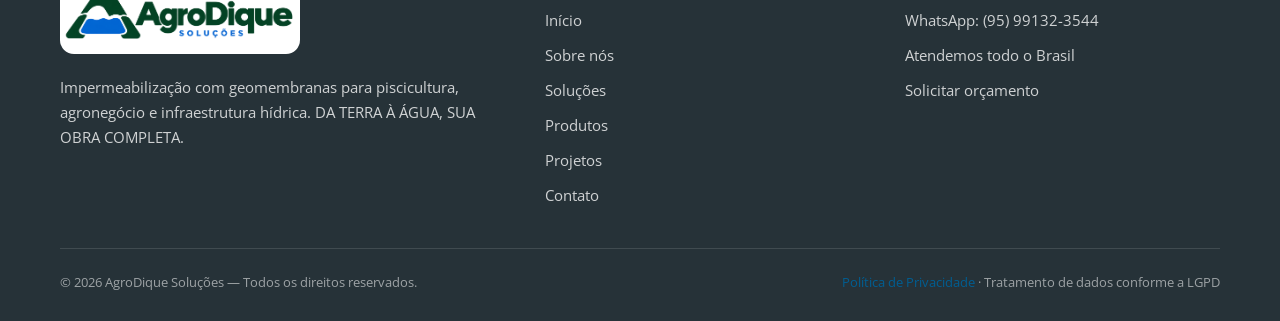
<file: privacidade.html>
<!DOCTYPE html>
<html lang="pt-BR">
<head>
  <meta charset="UTF-8">
  <meta name="viewport" content="width=device-width, initial-scale=1">
  <title>Política de Privacidade | AgroDique Soluções</title>
  <meta name="description" content="Política de privacidade e tratamento de dados pessoais do site da AgroDique Soluções, em conformidade com a LGPD.">
  <meta name="theme-color" content="#005C32">
  <meta name="robots" content="noindex">
  <link rel="icon" type="image/svg+xml" href="assets/favicon.svg">
  <link rel="preconnect" href="https://fonts.googleapis.com">
  <link rel="preconnect" href="https://fonts.gstatic.com" crossorigin>
  <link href="https://fonts.googleapis.com/css2?family=Montserrat:wght@600;700;800&family=Open+Sans:wght@400;600&display=swap" rel="stylesheet">
  <link rel="stylesheet" href="css/style.css">
</head>
<body>

  <!-- ===================== CABEÇALHO ===================== -->
  <header class="site-header" id="topo">
    <div class="container header-inner">
      <a href="index.html" class="logo" aria-label="AgroDique Soluções — Ir para o início">
        <svg class="logo-mark" viewBox="0 0 48 48" aria-hidden="true" focusable="false">
          <defs>
            <linearGradient id="gradH" x1="0" y1="0" x2="1" y2="1">
              <stop offset="0" stop-color="#0077B6"/><stop offset="1" stop-color="#005C32"/>
            </linearGradient>
          </defs>
          <path d="M24 3c0 0 14 16 14 26a14 14 0 0 1-28 0C10 19 24 3 24 3z" fill="url(#gradH)"/>
          <path d="M24 39c0-8 4-13 10-15" stroke="#fff" stroke-width="2.5" fill="none" stroke-linecap="round"/>
          <path d="M21 23c-4 2-6 6-6 11" stroke="#fff" stroke-width="2.5" fill="none" stroke-linecap="round"/>
        </svg>
        <img class="logo-image" src="assets/logo-agrodique.png.png" alt="AgroDique Soluções" width="958" height="279">
      </a>

      <button class="nav-toggle" id="nav-toggle" aria-expanded="false" aria-controls="main-nav" aria-label="Abrir menu">
        <span></span><span></span><span></span>
      </button>

      <nav class="main-nav" id="main-nav" aria-label="Navegação principal">
        <ul>
          <li><a href="index.html">Início</a></li>
          <li><a href="sobre.html">Sobre nós</a></li>
          <li><a href="solucoes.html">Soluções</a></li>
          <li><a href="produtos.html">Produtos</a></li>
          <li><a href="projetos.html">Projetos</a></li>
          <li><a href="contato.html">Contato</a></li>
        </ul>
        <a class="btn btn-blue btn-sm nav-cta nav-cta-2" href="https://wa.me/5595991323544?text=Ol%C3%A1!%20Conheci%20a%20AgroDique%20pelo%20site%20e%20gostaria%20de%20solicitar%20um%20or%C3%A7amento%20para%20meu%20projeto." target="_blank" rel="noopener">Orçamento via WhatsApp</a>
      </nav>
    </div>
  </header>

  <main>
    <section class="page-hero">
      <div class="container">
        <span class="eyebrow">Legal</span>
        <h1>Política de Privacidade</h1>
        <p>Como a AgroDique Soluções trata os dados pessoais coletados neste site.</p>
      </div>
    </section>

    <section class="section">
      <div class="container" style="max-width:820px">
        <h2>Dados que coletamos</h2>
        <p>Ao preencher o formulário de contato, você pode informar nome, telefone, e-mail, tipo de serviço e a mensagem enviada. Esses dados são usados exclusivamente para responder à sua solicitação comercial.</p>

        <h2>Finalidade do tratamento</h2>
        <p>Os dados informados são utilizados apenas para contato comercial, elaboração de orçamentos e acompanhamento de solicitações, com base no seu consentimento, conforme a Lei nº 13.709/2018 (LGPD).</p>

        <h2>Compartilhamento e retenção</h2>
        <p>Não comercializamos nem compartilhamos dados pessoais com terceiros para fins de marketing. Os dados são mantidos apenas pelo tempo necessário para atender às finalidades descritas nesta política.</p>

        <h2>Seus direitos</h2>
        <p>Você pode solicitar acesso, correção ou exclusão dos seus dados a qualquer momento pelo WhatsApp <a href="https://wa.me/5595991323544" target="_blank" rel="noopener">(95) 99132-3544</a> ou pelos canais de contato informados no site.</p>

        <h2>Formulário de contato</h2>
        <p>O envio do formulário deste site encaminha a sua mensagem pelo WhatsApp da AgroDique. Os dados digitados não ficam armazenados em servidores deste site. O formulário possui campo oculto de proteção contra spam.</p>

        <h2>Cookies e tecnologias similares</h2>
        <p>Esta versão do site não utiliza cookies de rastreamento. Caso ferramentas de métricas sejam adicionadas futuramente, esta política será atualizada e, quando necessário, será solicitado consentimento prévio.</p>

        <h2>Contato</h2>
        <p>AgroDique Soluções — Atendemos todo o Brasil. WhatsApp: <a href="https://wa.me/5595991323544" target="_blank" rel="noopener">(95) 99132-3544</a>.</p>
      </div>
    </section>
  </main>

  <!-- ===================== RODAPÉ ===================== -->
  <footer class="site-footer">
    <div class="container">
      <div class="footer-grid">
        <div>
          <span class="logo">
            <svg class="logo-mark" viewBox="0 0 48 48" aria-hidden="true" focusable="false">
              <defs>
                <linearGradient id="gradF" x1="0" y1="0" x2="1" y2="1">
                  <stop offset="0" stop-color="#2A9BD4"/><stop offset="1" stop-color="#0B7A47"/>
                </linearGradient>
              </defs>
              <path d="M24 3c0 0 14 16 14 26a14 14 0 0 1-28 0C10 19 24 3 24 3z" fill="url(#gradF)"/>
              <path d="M24 39c0-8 4-13 10-15" stroke="#fff" stroke-width="2.5" fill="none" stroke-linecap="round"/>
              <path d="M21 23c-4 2-6 6-6 11" stroke="#fff" stroke-width="2.5" fill="none" stroke-linecap="round"/>
            </svg>
            <img class="logo-image" src="assets/logo-agrodique.png.png" alt="AgroDique Soluções" width="958" height="279" loading="lazy">
          </span>
          <p>Impermeabilização com geomembranas para piscicultura, agronegócio e infraestrutura hídrica. DA TERRA À ÁGUA, SUA OBRA COMPLETA.</p>
        </div>

        <div>
          <h4>Navegação</h4>
          <ul>
            <li><a href="index.html">Início</a></li>
            <li><a href="sobre.html">Sobre nós</a></li>
            <li><a href="solucoes.html">Soluções</a></li>
            <li><a href="produtos.html">Produtos</a></li>
            <li><a href="projetos.html">Projetos</a></li>
            <li><a href="contato.html">Contato</a></li>
          </ul>
        </div>

        <div>
          <h4>Contato</h4>
          <ul>
            <li><a href="https://wa.me/5595991323544" target="_blank" rel="noopener">WhatsApp: (95) 99132-3544</a></li>
            <li>Atendemos todo o Brasil</li>
            <li><a href="contato.html">Solicitar orçamento</a></li>
          </ul>
        </div>
      </div>

      <div class="footer-bottom">
        <span>© <span data-year>2026</span> AgroDique Soluções — Todos os direitos reservados.</span>
        <span><a href="privacidade.html">Política de Privacidade</a> · Tratamento de dados conforme a LGPD</span>
      </div>
    </div>
  </footer>

  <!-- ===================== BOTÃO FLUTUANTE ===================== -->
    <a class="whatsapp-float" href="https://wa.me/5595991323544?text=Ol%C3%A1!%20Conheci%20a%20AgroDique%20pelo%20site%20e%20gostaria%20de%20solicitar%20um%20or%C3%A7amento%20para%20meu%20projeto." target="_blank" rel="noopener" aria-label="Falar pelo WhatsApp (95) 99132-3544">
    <svg viewBox="0 0 32 32" fill="currentColor" aria-hidden="true"><path d="M16 3C8.8 3 3 8.8 3 16c0 2.3.6 4.5 1.7 6.4L3 29l6.8-1.7c1.9 1 4 1.6 6.2 1.6 7.2 0 13-5.8 13-13S23.2 3 16 3zm5.9 15.6c-.3-.2-1.9-.9-2.2-1s-.5-.2-.7.2-.8 1-1 1.2-.4.2-.7.1c-.3-.2-1.4-.5-2.6-1.6-1-.9-1.6-1.9-1.8-2.2s0-.5.2-.7l.5-.6c.2-.2.2-.3.3-.5s0-.4 0-.6c-.1-.2-.7-1.8-1-2.4-.3-.6-.5-.5-.7-.5h-.6c-.2 0-.6.1-.9.4-.3.3-1.2 1.1-1.2 2.7s1.2 3.1 1.4 3.4c.2.2 2.4 3.7 5.9 5.1.8.3 1.5.5 2 .7.8.3 1.6.2 2.2.1.7-.1 1.9-.8 2.2-1.5.3-.8.3-1.4.2-1.5-.1-.2-.3-.3-.6-.4z"/></svg>
  </a>

  <script src="js/main.js" defer></script>
</body>
</html>
</file>
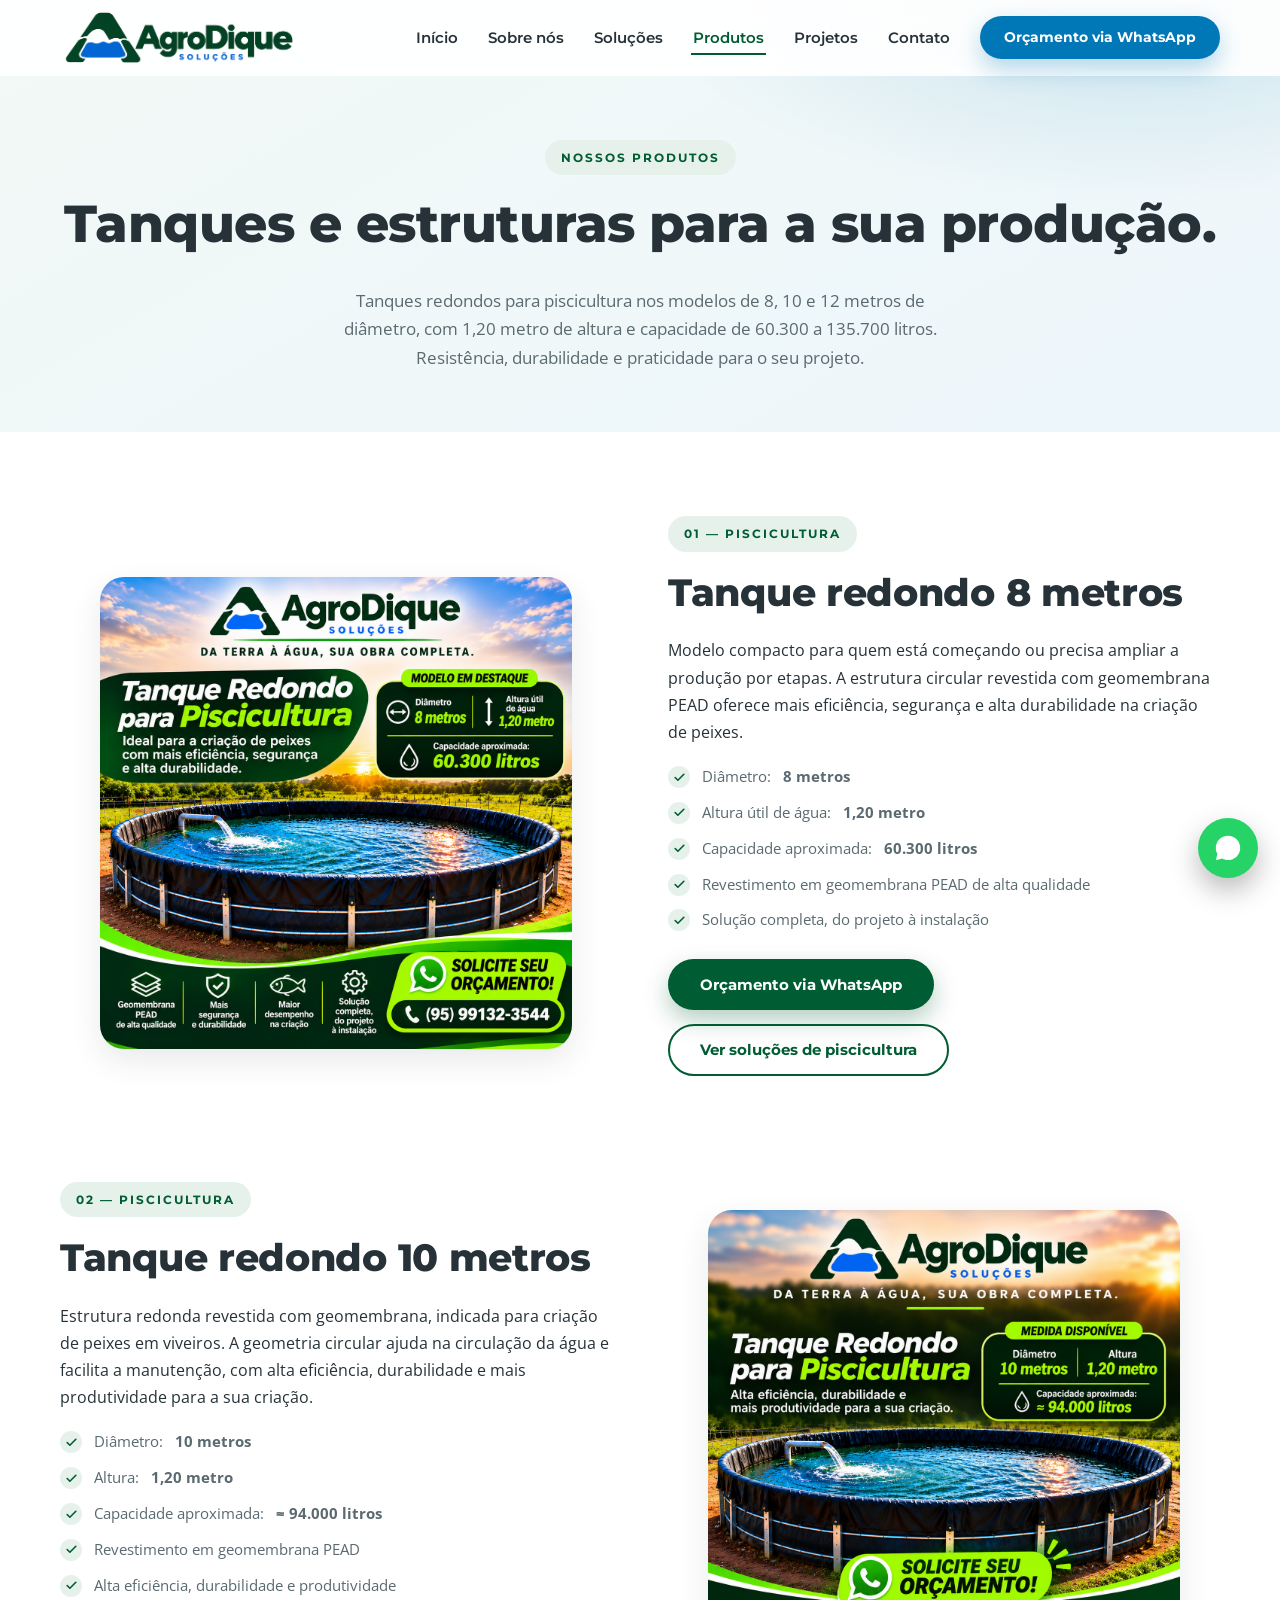
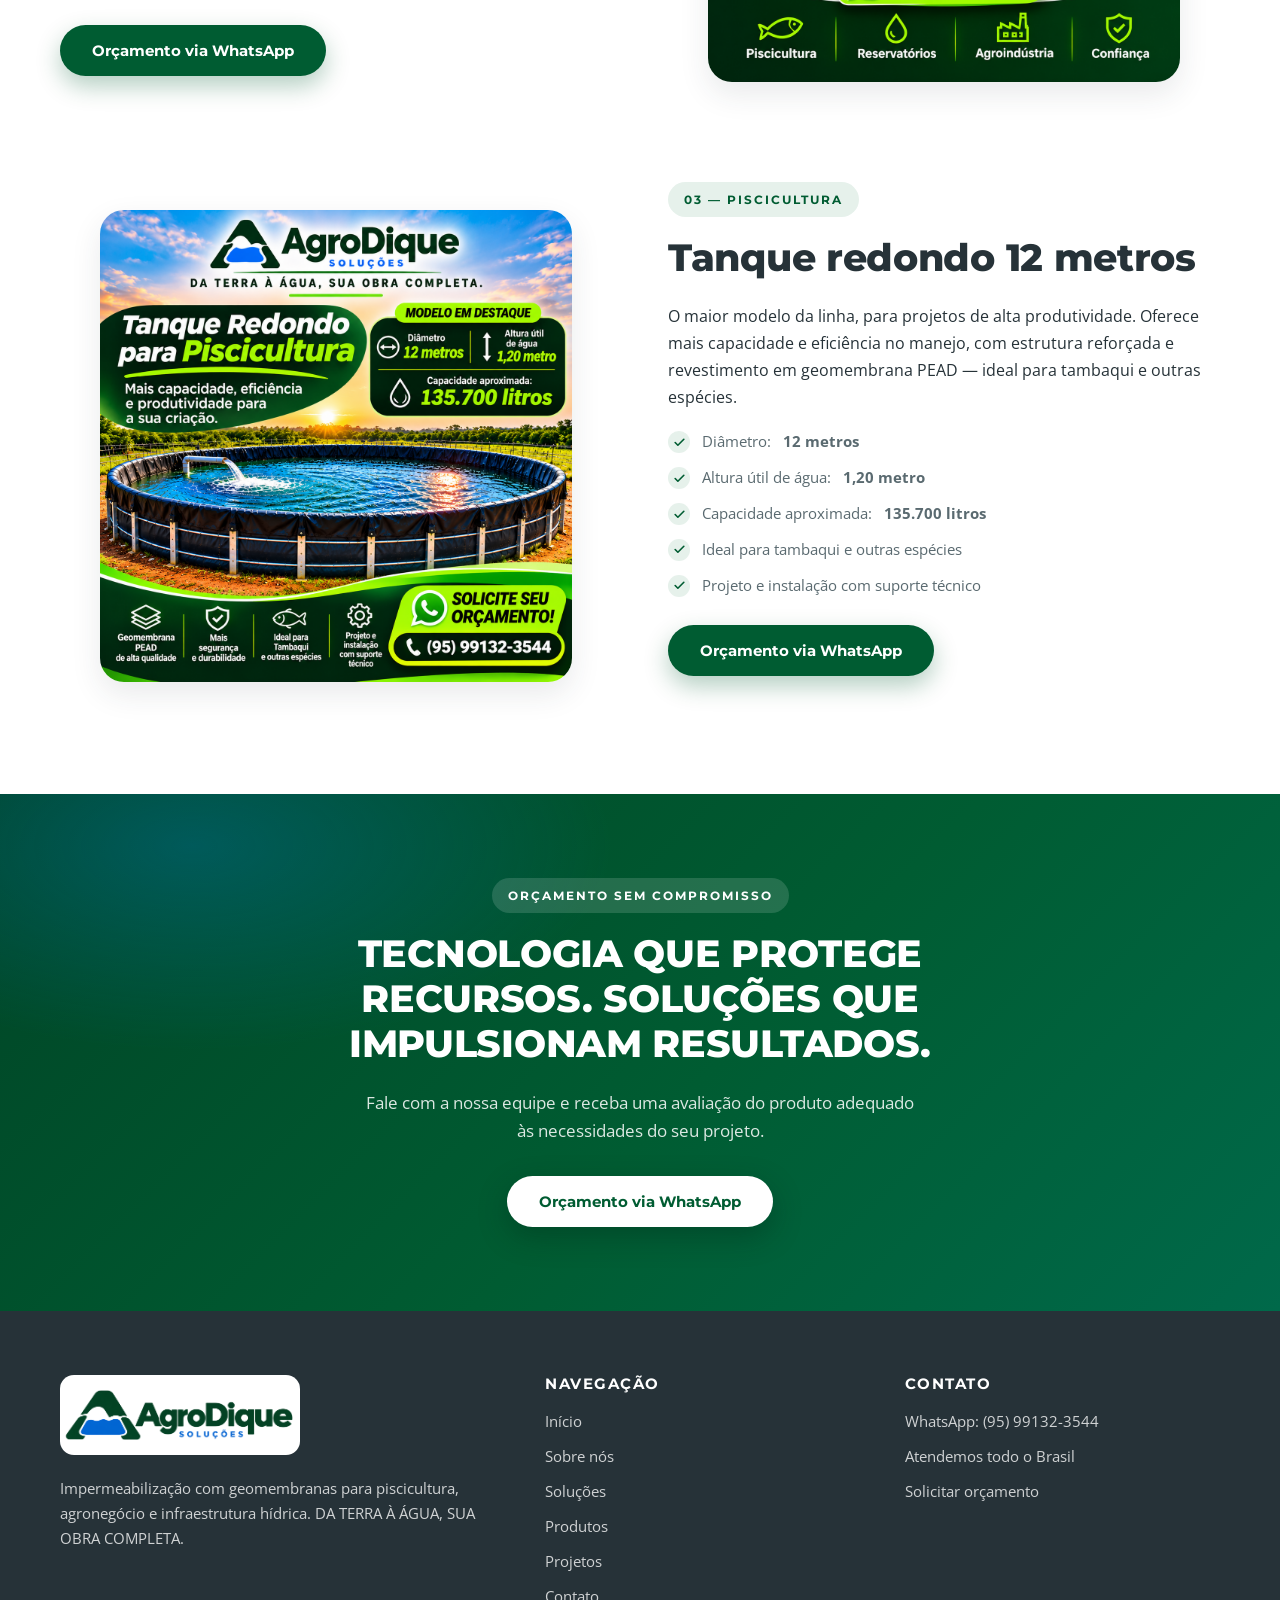
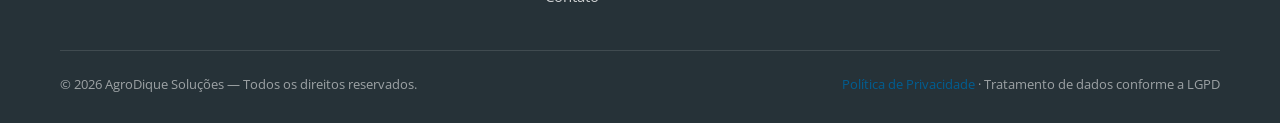
<file: produtos.html>
<!DOCTYPE html>
<html lang="pt-BR">
<head>
  <meta charset="UTF-8">
  <meta name="viewport" content="width=device-width, initial-scale=1">
  <title>Produtos | Tanque Redondo para Piscicultura — AgroDique</title>
  <meta name="description" content="Tanques redondos para piscicultura da AgroDique: modelos de 8, 10 e 12 metros de diâmetro, 1,20 metro de altura e capacidade de 60.300 a 135.700 litros. DA TERRA À ÁGUA, SUA OBRA COMPLETA.">
  <meta name="theme-color" content="#005C32">
  <meta property="og:type" content="website">
  <meta property="og:locale" content="pt_BR">
  <meta property="og:site_name" content="AgroDique Soluções">
  <meta property="og:title" content="Tanque Redondo para Piscicultura | AgroDique">
  <meta property="og:description" content="Tanques redondos para piscicultura nos modelos de 8, 10 e 12 metros de diâmetro, com capacidade de 60.300 a 135.700 litros.">
  <link rel="icon" type="image/svg+xml" href="assets/favicon.svg">
  <link rel="preconnect" href="https://fonts.googleapis.com">
  <link rel="preconnect" href="https://fonts.gstatic.com" crossorigin>
  <link href="https://fonts.googleapis.com/css2?family=Montserrat:wght@600;700;800&family=Open+Sans:wght@400;600&display=swap" rel="stylesheet">
  <link rel="stylesheet" href="css/style.css">
</head>
<body>

  <!-- ===================== CABEÇALHO ===================== -->
  <header class="site-header" id="topo">
    <div class="container header-inner">
      <a href="index.html" class="logo" aria-label="AgroDique Soluções — Ir para o início">
        <svg class="logo-mark" viewBox="0 0 48 48" aria-hidden="true" focusable="false">
          <defs>
            <linearGradient id="gradH" x1="0" y1="0" x2="1" y2="1">
              <stop offset="0" stop-color="#0077B6"/><stop offset="1" stop-color="#005C32"/>
            </linearGradient>
          </defs>
          <path d="M24 3c0 0 14 16 14 26a14 14 0 0 1-28 0C10 19 24 3 24 3z" fill="url(#gradH)"/>
          <path d="M24 39c0-8 4-13 10-15" stroke="#fff" stroke-width="2.5" fill="none" stroke-linecap="round"/>
          <path d="M21 23c-4 2-6 6-6 11" stroke="#fff" stroke-width="2.5" fill="none" stroke-linecap="round"/>
        </svg>
        <img class="logo-image" src="assets/logo-agrodique.png.png" alt="AgroDique Soluções" width="958" height="279">
      </a>

      <button class="nav-toggle" id="nav-toggle" aria-expanded="false" aria-controls="main-nav" aria-label="Abrir menu">
        <span></span><span></span><span></span>
      </button>

      <nav class="main-nav" id="main-nav" aria-label="Navegação principal">
        <ul>
          <li><a href="index.html">Início</a></li>
          <li><a href="sobre.html">Sobre nós</a></li>
          <li><a href="solucoes.html">Soluções</a></li>
          <li><a href="produtos.html" class="active" aria-current="page">Produtos</a></li>
          <li><a href="projetos.html">Projetos</a></li>
          <li><a href="contato.html">Contato</a></li>
        </ul>
        <a class="btn btn-blue btn-sm nav-cta nav-cta-2" href="https://wa.me/5595991323544?text=Ol%C3%A1!%20Conheci%20a%20AgroDique%20pelo%20site%20e%20gostaria%20de%20solicitar%20um%20or%C3%A7amento%20para%20meu%20projeto." target="_blank" rel="noopener">Orçamento via WhatsApp</a>
      </nav>
    </div>
  </header>

  <main>

    <!-- ===================== HERO DA PÁGINA ===================== -->
    <section class="page-hero">
      <div class="container">
        <span class="eyebrow green reveal">Nossos produtos</span>
        <h1 class="reveal" data-delay="1">Tanques e estruturas para a sua produção.</h1>
        <p class="reveal" data-delay="2">Tanques redondos para piscicultura nos modelos de 8, 10 e 12 metros de diâmetro, com 1,20 metro de altura e capacidade de 60.300 a 135.700 litros. Resistência, durabilidade e praticidade para o seu projeto.</p>
      </div>
    </section>

    <!-- ===================== PRODUTOS ===================== -->
    <section class="section">
      <div class="container">

        <article class="solution-block" id="tanque-redondo-8m">
          <figure class="solution-media reveal">
            <img src="assets/tanque-redondo-8m.png" alt="Tanque redondo para piscicultura com 8 metros de diâmetro e 1,20 metro de altura útil de água, capacidade aproximada de 60.300 litros" width="1254" height="1254" fetchpriority="high" decoding="async">
          </figure>
          <div class="reveal" data-delay="1">
            <span class="eyebrow green">01 — Piscicultura</span>
            <h2>Tanque redondo 8 metros</h2>
            <p>Modelo compacto para quem está começando ou precisa ampliar a produção por etapas. A estrutura circular revestida com geomembrana PEAD oferece mais eficiência, segurança e alta durabilidade na criação de peixes.</p>
            <ul class="check-list">
              <li>Diâmetro: <strong>8 metros</strong></li>
              <li>Altura útil de água: <strong>1,20 metro</strong></li>
              <li>Capacidade aproximada: <strong>60.300 litros</strong></li>
              <li>Revestimento em geomembrana PEAD de alta qualidade</li>
              <li>Solução completa, do projeto à instalação</li>
            </ul>
            <div class="hero-actions">
              <a class="btn btn-primary" href="https://wa.me/5595991323544?text=Ol%C3%A1!%20Conheci%20a%20AgroDique%20pelo%20site%20e%20gostaria%20de%20solicitar%20um%20or%C3%A7amento%20para%20meu%20projeto.%20Tenho%20interesse%20no%20tanque%20redondo%20de%208%20metros%20para%20piscicultura." target="_blank" rel="noopener">Orçamento via WhatsApp</a>
              <a class="btn btn-outline" href="solucoes.html#piscicultura">Ver soluções de piscicultura</a>
            </div>
          </div>
        </article>

        <article class="solution-block reverse" id="tanque-redondo-10m">
          <figure class="solution-media reveal">
            <img src="assets/tanque-redondo.png" alt="Tanque redondo para piscicultura com 10 metros de diâmetro e 1,20 metro de altura, capacidade aproximada de 94.000 litros" width="1254" height="1254" loading="lazy" decoding="async">
          </figure>
          <div class="reveal" data-delay="1">
            <span class="eyebrow green">02 — Piscicultura</span>
            <h2>Tanque redondo 10 metros</h2>
            <p>Estrutura redonda revestida com geomembrana, indicada para criação de peixes em viveiros. A geometria circular ajuda na circulação da água e facilita a manutenção, com alta eficiência, durabilidade e mais produtividade para a sua criação.</p>
            <ul class="check-list">
              <li>Diâmetro: <strong>10 metros</strong></li>
              <li>Altura: <strong>1,20 metro</strong></li>
              <li>Capacidade aproximada: <strong>≈ 94.000 litros</strong></li>
              <li>Revestimento em geomembrana PEAD</li>
              <li>Alta eficiência, durabilidade e produtividade</li>
            </ul>
            <div class="hero-actions">
              <a class="btn btn-primary" href="https://wa.me/5595991323544?text=Ol%C3%A1!%20Conheci%20a%20AgroDique%20pelo%20site%20e%20gostaria%20de%20solicitar%20um%20or%C3%A7amento%20para%20meu%20projeto.%20Tenho%20interesse%20no%20tanque%20redondo%20de%2010%20metros%20para%20piscicultura." target="_blank" rel="noopener">Orçamento via WhatsApp</a>
            </div>
          </div>
        </article>

        <article class="solution-block" id="tanque-redondo-12m">
          <figure class="solution-media reveal">
            <img src="assets/tanque-redondo-12m.png" alt="Tanque redondo para piscicultura com 12 metros de diâmetro e 1,20 metro de altura útil de água, capacidade aproximada de 135.700 litros" width="1254" height="1254" loading="lazy" decoding="async">
          </figure>
          <div class="reveal" data-delay="1">
            <span class="eyebrow green">03 — Piscicultura</span>
            <h2>Tanque redondo 12 metros</h2>
            <p>O maior modelo da linha, para projetos de alta produtividade. Oferece mais capacidade e eficiência no manejo, com estrutura reforçada e revestimento em geomembrana PEAD — ideal para tambaqui e outras espécies.</p>
            <ul class="check-list">
              <li>Diâmetro: <strong>12 metros</strong></li>
              <li>Altura útil de água: <strong>1,20 metro</strong></li>
              <li>Capacidade aproximada: <strong>135.700 litros</strong></li>
              <li>Ideal para tambaqui e outras espécies</li>
              <li>Projeto e instalação com suporte técnico</li>
            </ul>
            <div class="hero-actions">
              <a class="btn btn-primary" href="https://wa.me/5595991323544?text=Ol%C3%A1!%20Conheci%20a%20AgroDique%20pelo%20site%20e%20gostaria%20de%20solicitar%20um%20or%C3%A7amento%20para%20meu%20projeto.%20Tenho%20interesse%20no%20tanque%20redondo%20de%2012%20metros%20para%20piscicultura." target="_blank" rel="noopener">Orçamento via WhatsApp</a>
            </div>
          </div>
        </article>

      </div>
    </section>

    <!-- ===================== CHAMADA COMERCIAL ===================== -->
    <section class="section cta-band">
      <div class="container reveal">
        <span class="eyebrow on-dark">Orçamento sem compromisso</span>
        <h2>Tecnologia que protege recursos. Soluções que impulsionam resultados.</h2>
        <p>Fale com a nossa equipe e receba uma avaliação do produto adequado às necessidades do seu projeto.</p>
        <div class="cta-actions">
          <a class="btn btn-white" href="https://wa.me/5595991323544?text=Ol%C3%A1!%20Conheci%20a%20AgroDique%20pelo%20site%20e%20gostaria%20de%20solicitar%20um%20or%C3%A7amento%20para%20meu%20projeto." target="_blank" rel="noopener">Orçamento via WhatsApp</a>
        </div>
      </div>
    </section>

  </main>

  <!-- ===================== RODAPÉ ===================== -->
  <footer class="site-footer">
    <div class="container">
      <div class="footer-grid">
        <div>
          <span class="logo">
            <svg class="logo-mark" viewBox="0 0 48 48" aria-hidden="true" focusable="false">
              <defs>
                <linearGradient id="gradF" x1="0" y1="0" x2="1" y2="1">
                  <stop offset="0" stop-color="#2A9BD4"/><stop offset="1" stop-color="#0B7A47"/>
                </linearGradient>
              </defs>
              <path d="M24 3c0 0 14 16 14 26a14 14 0 0 1-28 0C10 19 24 3 24 3z" fill="url(#gradF)"/>
              <path d="M24 39c0-8 4-13 10-15" stroke="#fff" stroke-width="2.5" fill="none" stroke-linecap="round"/>
              <path d="M21 23c-4 2-6 6-6 11" stroke="#fff" stroke-width="2.5" fill="none" stroke-linecap="round"/>
            </svg>
            <img class="logo-image" src="assets/logo-agrodique.png.png" alt="AgroDique Soluções" width="958" height="279" loading="lazy">
          </span>
          <p>Impermeabilização com geomembranas para piscicultura, agronegócio e infraestrutura hídrica. DA TERRA À ÁGUA, SUA OBRA COMPLETA.</p>
        </div>

        <div>
          <h4>Navegação</h4>
          <ul>
            <li><a href="index.html">Início</a></li>
            <li><a href="sobre.html">Sobre nós</a></li>
            <li><a href="solucoes.html">Soluções</a></li>
            <li><a href="produtos.html">Produtos</a></li>
            <li><a href="projetos.html">Projetos</a></li>
            <li><a href="contato.html">Contato</a></li>
          </ul>
        </div>

        <div>
          <h4>Contato</h4>
          <ul>
            <li><a href="https://wa.me/5595991323544" target="_blank" rel="noopener">WhatsApp: (95) 99132-3544</a></li>
            <li>Atendemos todo o Brasil</li>
            <li><a href="contato.html">Solicitar orçamento</a></li>
          </ul>
        </div>
      </div>

      <div class="footer-bottom">
        <span>© <span data-year>2026</span> AgroDique Soluções — Todos os direitos reservados.</span>
        <span><a href="privacidade.html">Política de Privacidade</a> · Tratamento de dados conforme a LGPD</span>
      </div>
    </div>
  </footer>

  <!-- ===================== BOTÃO FLUTUANTE ===================== -->
    <a class="whatsapp-float" href="https://wa.me/5595991323544?text=Ol%C3%A1!%20Conheci%20a%20AgroDique%20pelo%20site%20e%20gostaria%20de%20solicitar%20um%20or%C3%A7amento%20para%20meu%20projeto." target="_blank" rel="noopener" aria-label="Falar pelo WhatsApp (95) 99132-3544">
    <svg viewBox="0 0 32 32" fill="currentColor" aria-hidden="true"><path d="M16 3C8.8 3 3 8.8 3 16c0 2.3.6 4.5 1.7 6.4L3 29l6.8-1.7c1.9 1 4 1.6 6.2 1.6 7.2 0 13-5.8 13-13S23.2 3 16 3zm5.9 15.6c-.3-.2-1.9-.9-2.2-1s-.5-.2-.7.2-.8 1-1 1.2-.4.2-.7.1c-.3-.2-1.4-.5-2.6-1.6-1-.9-1.6-1.9-1.8-2.2s0-.5.2-.7l.5-.6c.2-.2.2-.3.3-.5s0-.4 0-.6c-.1-.2-.7-1.8-1-2.4-.3-.6-.5-.5-.7-.5h-.6c-.2 0-.6.1-.9.4-.3.3-1.2 1.1-1.2 2.7s1.2 3.1 1.4 3.4c.2.2 2.4 3.7 5.9 5.1.8.3 1.5.5 2 .7.8.3 1.6.2 2.2.1.7-.1 1.9-.8 2.2-1.5.3-.8.3-1.4.2-1.5-.1-.2-.3-.3-.6-.4z"/></svg>
  </a>

  <script src="js/main.js" defer></script>
</body>
</html>
</file>
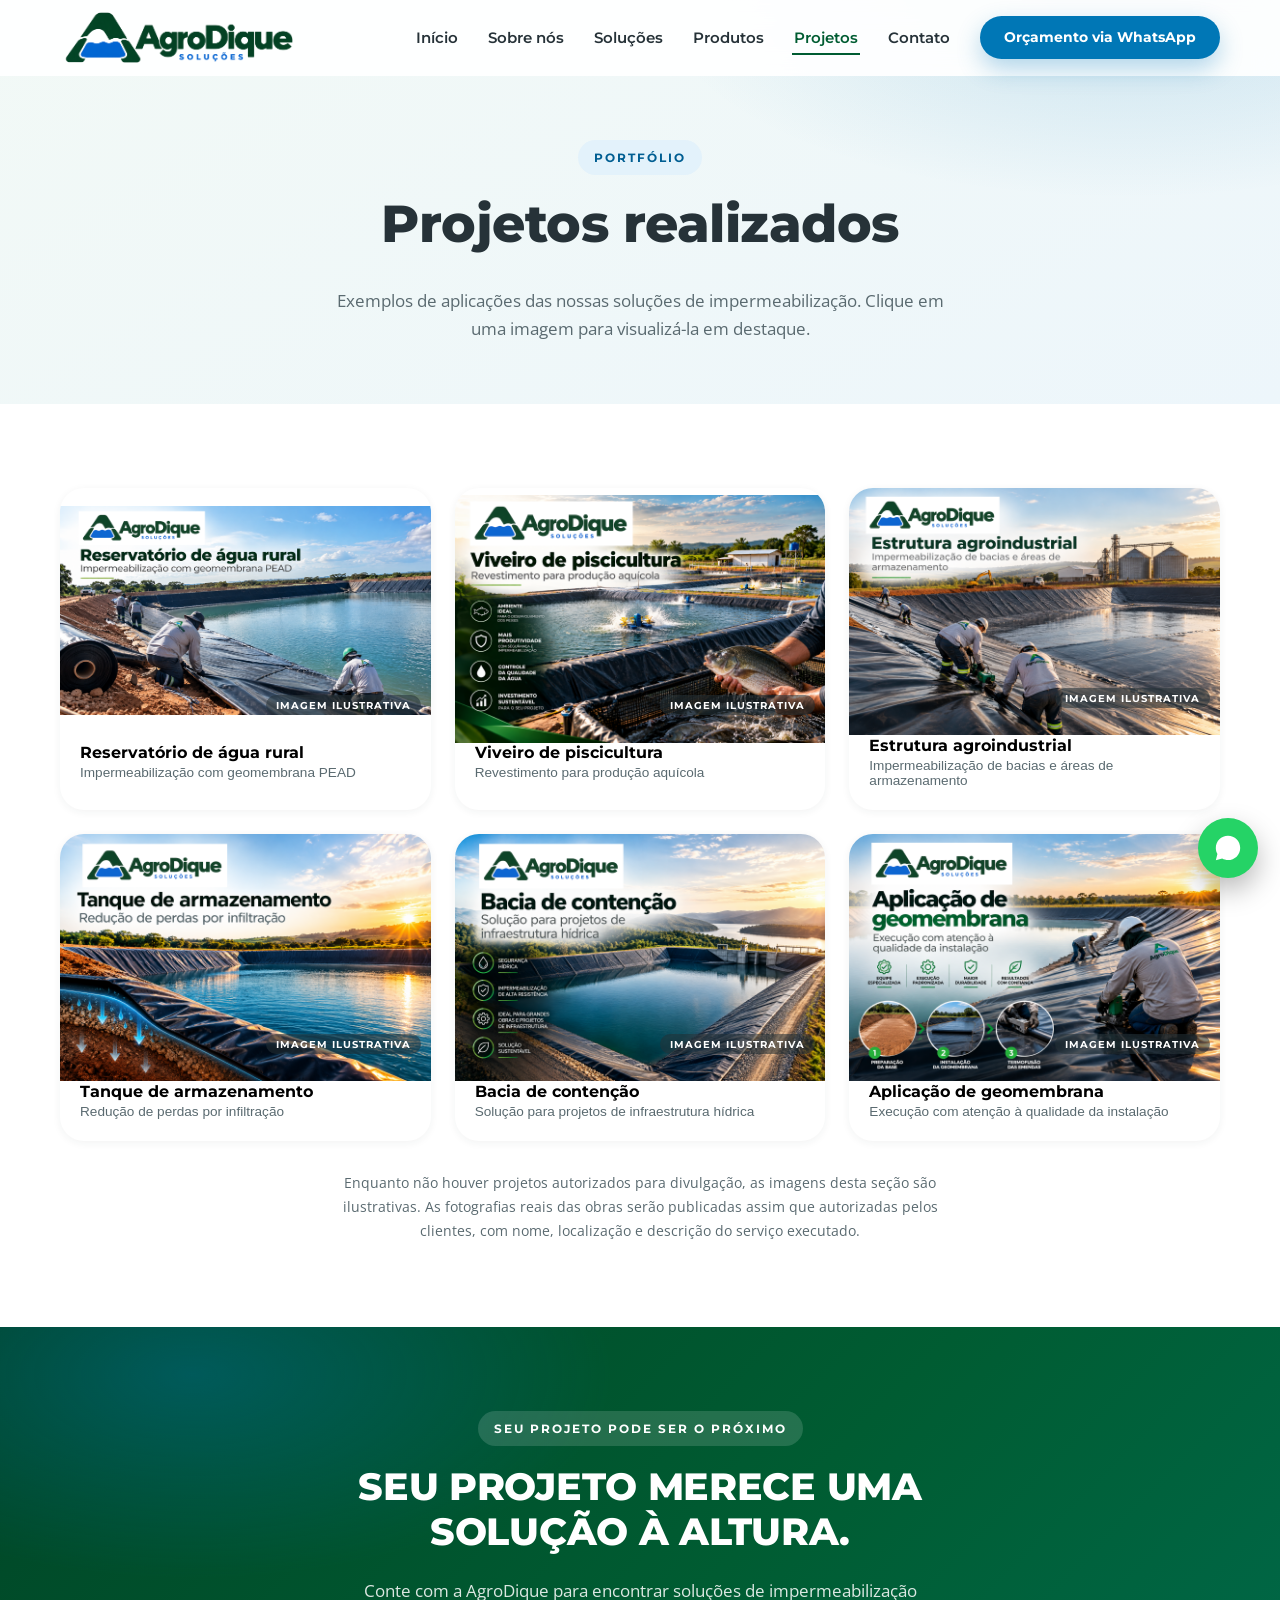
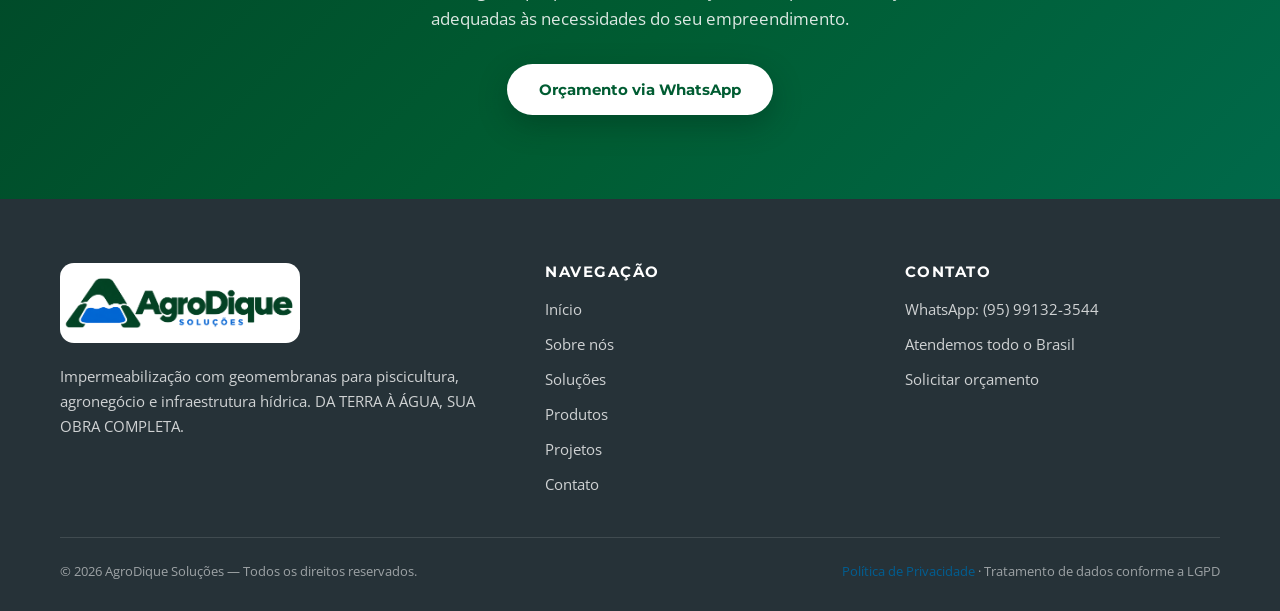
<file: projetos.html>
<!DOCTYPE html>
<html lang="pt-BR">
<head>
  <meta charset="UTF-8">
  <meta name="viewport" content="width=device-width, initial-scale=1">
  <title>Projetos | Portfólio da AgroDique Soluções</title>
  <meta name="description" content="Portfólio de projetos da AgroDique: impermeabilização de reservatórios, viveiros de piscicultura e estruturas agroindustriais com geomembranas em Roraima.">
  <meta name="theme-color" content="#005C32">
  <meta property="og:type" content="website">
  <meta property="og:locale" content="pt_BR">
  <meta property="og:site_name" content="AgroDique Soluções">
  <meta property="og:title" content="Projetos Realizados | AgroDique">
  <meta property="og:description" content="Conheça exemplos de aplicações das soluções de impermeabilização da AgroDique.">
  <link rel="icon" type="image/svg+xml" href="assets/favicon.svg">
  <link rel="preconnect" href="https://fonts.googleapis.com">
  <link rel="preconnect" href="https://fonts.gstatic.com" crossorigin>
  <link href="https://fonts.googleapis.com/css2?family=Montserrat:wght@600;700;800&family=Open+Sans:wght@400;600&display=swap" rel="stylesheet">
  <link rel="stylesheet" href="css/style.css">
</head>
<body>

  <!-- ===================== CABEÇALHO ===================== -->
  <header class="site-header" id="topo">
    <div class="container header-inner">
      <a href="index.html" class="logo" aria-label="AgroDique Soluções — Ir para o início">
        <svg class="logo-mark" viewBox="0 0 48 48" aria-hidden="true" focusable="false">
          <defs>
            <linearGradient id="gradH" x1="0" y1="0" x2="1" y2="1">
              <stop offset="0" stop-color="#0077B6"/><stop offset="1" stop-color="#005C32"/>
            </linearGradient>
          </defs>
          <path d="M24 3c0 0 14 16 14 26a14 14 0 0 1-28 0C10 19 24 3 24 3z" fill="url(#gradH)"/>
          <path d="M24 39c0-8 4-13 10-15" stroke="#fff" stroke-width="2.5" fill="none" stroke-linecap="round"/>
          <path d="M21 23c-4 2-6 6-6 11" stroke="#fff" stroke-width="2.5" fill="none" stroke-linecap="round"/>
        </svg>
        <img class="logo-image" src="assets/logo-agrodique.png.png" alt="AgroDique Soluções" width="958" height="279">
      </a>

      <button class="nav-toggle" id="nav-toggle" aria-expanded="false" aria-controls="main-nav" aria-label="Abrir menu">
        <span></span><span></span><span></span>
      </button>

      <nav class="main-nav" id="main-nav" aria-label="Navegação principal">
        <ul>
          <li><a href="index.html">Início</a></li>
          <li><a href="sobre.html">Sobre nós</a></li>
          <li><a href="solucoes.html">Soluções</a></li>
          <li><a href="produtos.html">Produtos</a></li>
          <li><a href="projetos.html" class="active" aria-current="page">Projetos</a></li>
          <li><a href="contato.html">Contato</a></li>
        </ul>
        <a class="btn btn-blue btn-sm nav-cta nav-cta-2" href="https://wa.me/5595991323544?text=Ol%C3%A1!%20Conheci%20a%20AgroDique%20pelo%20site%20e%20gostaria%20de%20solicitar%20um%20or%C3%A7amento%20para%20meu%20projeto." target="_blank" rel="noopener">Orçamento via WhatsApp</a>
      </nav>
    </div>
  </header>

  <main>

    <!-- ===================== HERO DA PÁGINA ===================== -->
    <section class="page-hero">
      <div class="container">
        <span class="eyebrow reveal">Portfólio</span>
        <h1 class="reveal" data-delay="1">Projetos realizados</h1>
        <p class="reveal" data-delay="2">Exemplos de aplicações das nossas soluções de impermeabilização. Clique em uma imagem para visualizá-la em destaque.</p>
      </div>
    </section>

    <!-- ===================== GALERIA ===================== -->
    <section class="section">
      <div class="container">
        <div class="gallery">

          <button type="button" class="gallery-item reveal" aria-label="Ampliar imagem: Reservatório de água rural">
            <div class="thumb thumb-photo">
              <img src="assets/padronizadas/reservatorio-rural.png" alt="Arte AgroDique com reservatório de água rural e aplicação de geomembrana PEAD" width="1672" height="941" loading="lazy" decoding="async">
            </div>
            <div class="gallery-caption">
              <strong>Reservatório de água rural</strong>
              <span>Impermeabilização com geomembrana PEAD</span>
            </div>
          </button>

          <button type="button" class="gallery-item reveal" data-delay="1" aria-label="Ampliar imagem: Viveiro de piscicultura">
            <div class="thumb thumb-photo">
              <img src="assets/padronizadas/viveiro-piscicultura.png" alt="Arte AgroDique com viveiros de piscicultura revestidos com geomembrana e criação de peixes" width="1536" height="1024" loading="lazy" decoding="async">
            </div>
            <div class="gallery-caption">
              <strong>Viveiro de piscicultura</strong>
              <span>Revestimento para produção aquícola</span>
            </div>
          </button>

          <button type="button" class="gallery-item reveal" data-delay="2" aria-label="Ampliar imagem: Estrutura agroindustrial">
            <div class="thumb thumb-photo">
              <img src="assets/padronizadas/estrutura-agroindustrial.png" alt="Arte AgroDique com impermeabilização de bacia em estrutura agroindustrial" width="1536" height="1024" loading="lazy" decoding="async">
            </div>
            <div class="gallery-caption">
              <strong>Estrutura agroindustrial</strong>
              <span>Impermeabilização de bacias e áreas de armazenamento</span>
            </div>
          </button>

          <button type="button" class="gallery-item reveal" aria-label="Ampliar imagem: Tanque de armazenamento de água">
            <div class="thumb thumb-photo">
              <img src="assets/padronizadas/tanque-armazenamento.png" alt="Arte AgroDique com tanque de armazenamento revestido com geomembrana para redução de perdas por infiltração" width="1536" height="1024" loading="lazy" decoding="async">
            </div>
            <div class="gallery-caption">
              <strong>Tanque de armazenamento</strong>
              <span>Redução de perdas por infiltração</span>
            </div>
          </button>

          <button type="button" class="gallery-item reveal" data-delay="1" aria-label="Ampliar imagem: Bacia de contenção">
            <div class="thumb thumb-photo">
              <img src="assets/padronizadas/bacia-contencao.png" alt="Arte AgroDique com bacia de contenção revestida com geomembrana para infraestrutura hídrica" width="1536" height="1024" loading="lazy" decoding="async">
            </div>
            <div class="gallery-caption">
              <strong>Bacia de contenção</strong>
              <span>Solução para projetos de infraestrutura hídrica</span>
            </div>
          </button>

          <button type="button" class="gallery-item reveal" data-delay="2" aria-label="Ampliar imagem: Aplicação de geomembrana">
            <div class="thumb thumb-photo">
              <img src="assets/padronizadas/aplicacao-geomembrana.png" alt="Arte AgroDique sobre aplicação de geomembrana, com preparação da base, instalação e termofusão das emendas" width="1536" height="1024" loading="lazy" decoding="async">
            </div>
            <div class="gallery-caption">
              <strong>Aplicação de geomembrana</strong>
              <span>Execução com atenção à qualidade da instalação</span>
            </div>
          </button>

        </div>

        <p class="gallery-note reveal">Enquanto não houver projetos autorizados para divulgação, as imagens desta seção são ilustrativas. As fotografias reais das obras serão publicadas assim que autorizadas pelos clientes, com nome, localização e descrição do serviço executado.</p>
      </div>
    </section>

    <!-- ===================== CHAMADA COMERCIAL ===================== -->
    <section class="section cta-band">
      <div class="container reveal">
        <span class="eyebrow on-dark">Seu projeto pode ser o próximo</span>
        <h2>Seu projeto merece uma solução à altura.</h2>
        <p>Conte com a AgroDique para encontrar soluções de impermeabilização adequadas às necessidades do seu empreendimento.</p>
        <a class="btn btn-white" href="https://wa.me/5595991323544?text=Ol%C3%A1!%20Conheci%20a%20AgroDique%20pelo%20site%20e%20gostaria%20de%20solicitar%20um%20or%C3%A7amento%20para%20meu%20projeto." target="_blank" rel="noopener">Orçamento via WhatsApp</a>
      </div>
    </section>

  </main>

  <!-- ===================== RODAPÉ ===================== -->
  <footer class="site-footer">
    <div class="container">
      <div class="footer-grid">
        <div>
          <span class="logo">
            <svg class="logo-mark" viewBox="0 0 48 48" aria-hidden="true" focusable="false">
              <defs>
                <linearGradient id="gradF" x1="0" y1="0" x2="1" y2="1">
                  <stop offset="0" stop-color="#2A9BD4"/><stop offset="1" stop-color="#0B7A47"/>
                </linearGradient>
              </defs>
              <path d="M24 3c0 0 14 16 14 26a14 14 0 0 1-28 0C10 19 24 3 24 3z" fill="url(#gradF)"/>
              <path d="M24 39c0-8 4-13 10-15" stroke="#fff" stroke-width="2.5" fill="none" stroke-linecap="round"/>
              <path d="M21 23c-4 2-6 6-6 11" stroke="#fff" stroke-width="2.5" fill="none" stroke-linecap="round"/>
            </svg>
            <img class="logo-image" src="assets/logo-agrodique.png.png" alt="AgroDique Soluções" width="958" height="279" loading="lazy">
          </span>
          <p>Impermeabilização com geomembranas para piscicultura, agronegócio e infraestrutura hídrica. DA TERRA À ÁGUA, SUA OBRA COMPLETA.</p>
        </div>

        <div>
          <h4>Navegação</h4>
          <ul>
            <li><a href="index.html">Início</a></li>
            <li><a href="sobre.html">Sobre nós</a></li>
            <li><a href="solucoes.html">Soluções</a></li>
            <li><a href="produtos.html">Produtos</a></li>
            <li><a href="projetos.html">Projetos</a></li>
            <li><a href="contato.html">Contato</a></li>
          </ul>
        </div>

        <div>
          <h4>Contato</h4>
          <ul>
            <li><a href="https://wa.me/5595991323544" target="_blank" rel="noopener">WhatsApp: (95) 99132-3544</a></li>
            <li>Atendemos todo o Brasil</li>
            <li><a href="contato.html">Solicitar orçamento</a></li>
          </ul>
        </div>
      </div>

      <div class="footer-bottom">
        <span>© <span data-year>2026</span> AgroDique Soluções — Todos os direitos reservados.</span>
        <span><a href="privacidade.html">Política de Privacidade</a> · Tratamento de dados conforme a LGPD</span>
      </div>
    </div>
  </footer>

  <!-- ===================== BOTÃO FLUTUANTE ===================== -->
    <a class="whatsapp-float" href="https://wa.me/5595991323544?text=Ol%C3%A1!%20Conheci%20a%20AgroDique%20pelo%20site%20e%20gostaria%20de%20solicitar%20um%20or%C3%A7amento%20para%20meu%20projeto." target="_blank" rel="noopener" aria-label="Falar pelo WhatsApp (95) 99132-3544">
    <svg viewBox="0 0 32 32" fill="currentColor" aria-hidden="true"><path d="M16 3C8.8 3 3 8.8 3 16c0 2.3.6 4.5 1.7 6.4L3 29l6.8-1.7c1.9 1 4 1.6 6.2 1.6 7.2 0 13-5.8 13-13S23.2 3 16 3zm5.9 15.6c-.3-.2-1.9-.9-2.2-1s-.5-.2-.7.2-.8 1-1 1.2-.4.2-.7.1c-.3-.2-1.4-.5-2.6-1.6-1-.9-1.6-1.9-1.8-2.2s0-.5.2-.7l.5-.6c.2-.2.2-.3.3-.5s0-.4 0-.6c-.1-.2-.7-1.8-1-2.4-.3-.6-.5-.5-.7-.5h-.6c-.2 0-.6.1-.9.4-.3.3-1.2 1.1-1.2 2.7s1.2 3.1 1.4 3.4c.2.2 2.4 3.7 5.9 5.1.8.3 1.5.5 2 .7.8.3 1.6.2 2.2.1.7-.1 1.9-.8 2.2-1.5.3-.8.3-1.4.2-1.5-.1-.2-.3-.3-.6-.4z"/></svg>
  </a>

  <!-- ===================== LIGHTBOX ===================== -->
  <div class="lightbox" id="lightbox" role="dialog" aria-modal="true" aria-label="Visualização ampliada do projeto" aria-hidden="true">
    <button type="button" class="lightbox-close" aria-label="Fechar visualização">×</button>
    <figure class="lightbox-figure">
      <div class="thumb tone-1"></div>
      <figcaption>
        <strong data-lb-title></strong>
        <span data-lb-desc></span>
      </figcaption>
    </figure>
  </div>

  <script src="js/main.js" defer></script>
</body>
</html>
</file>
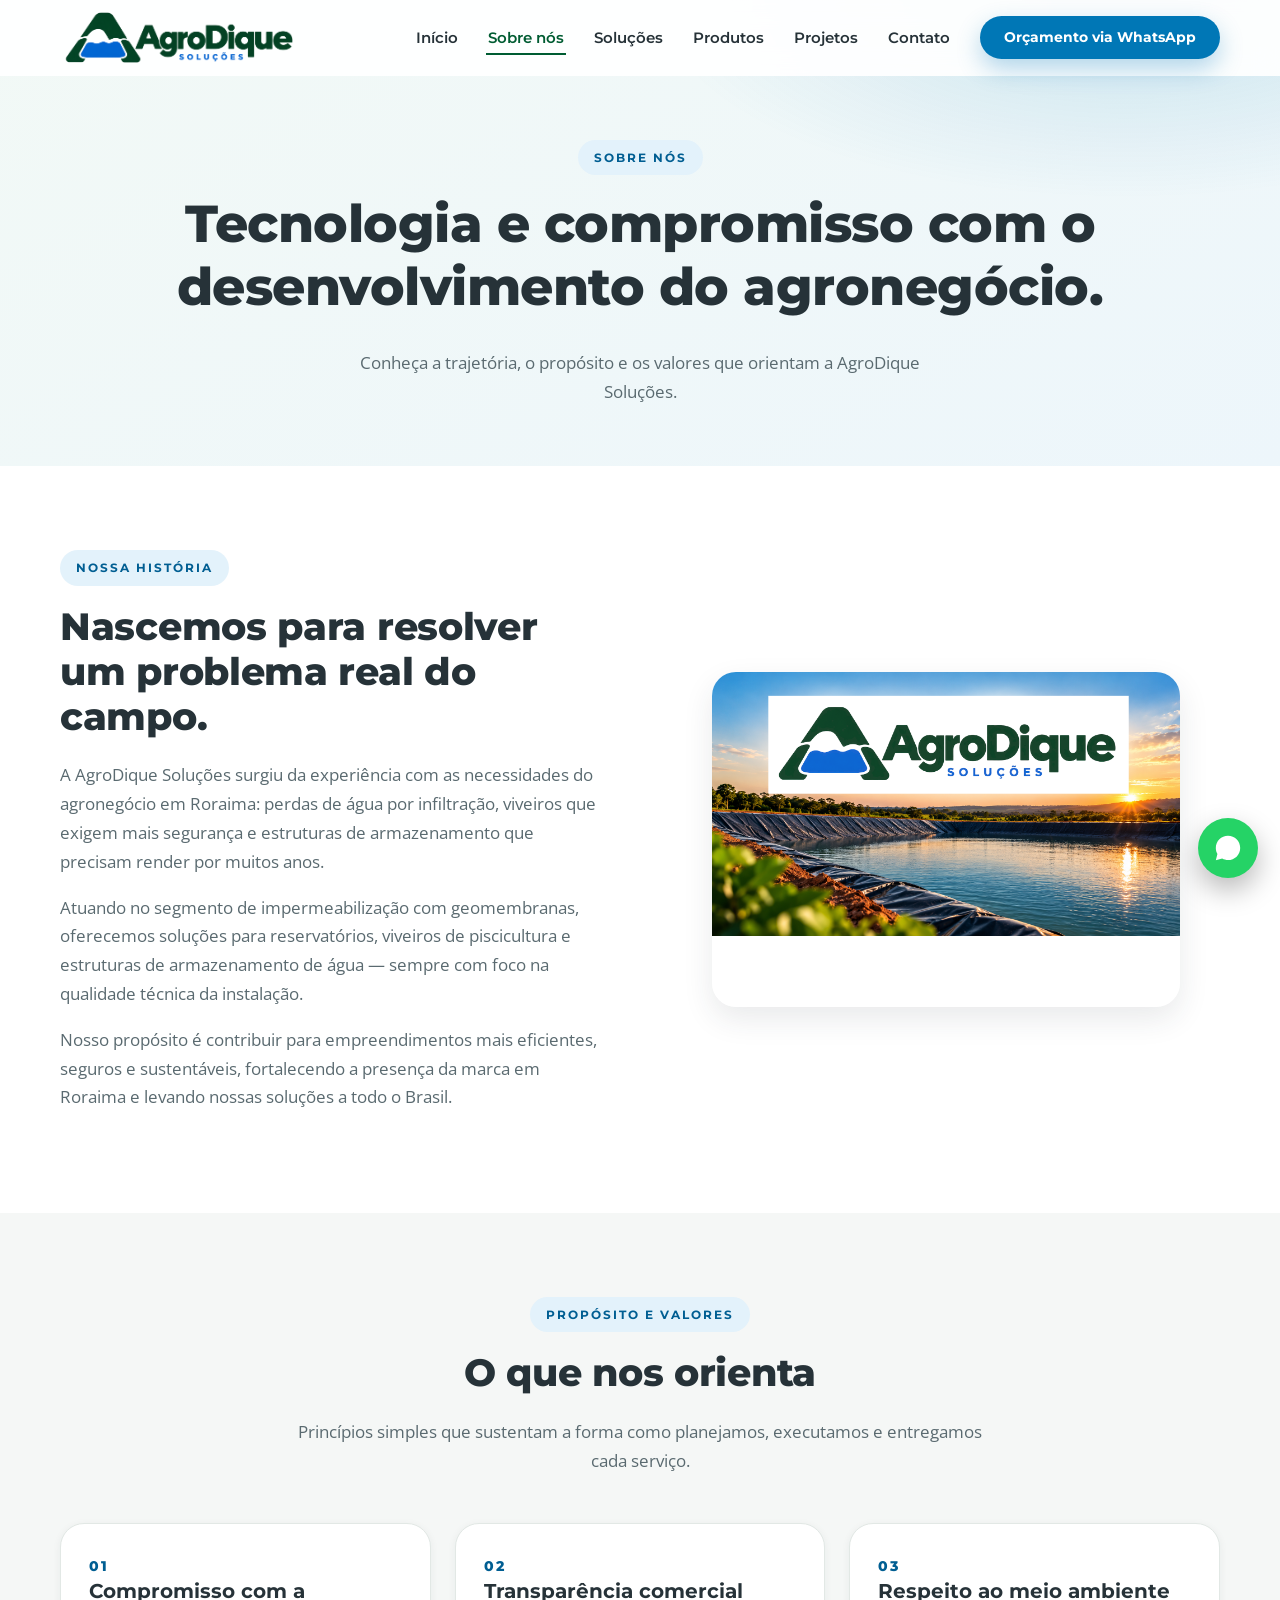
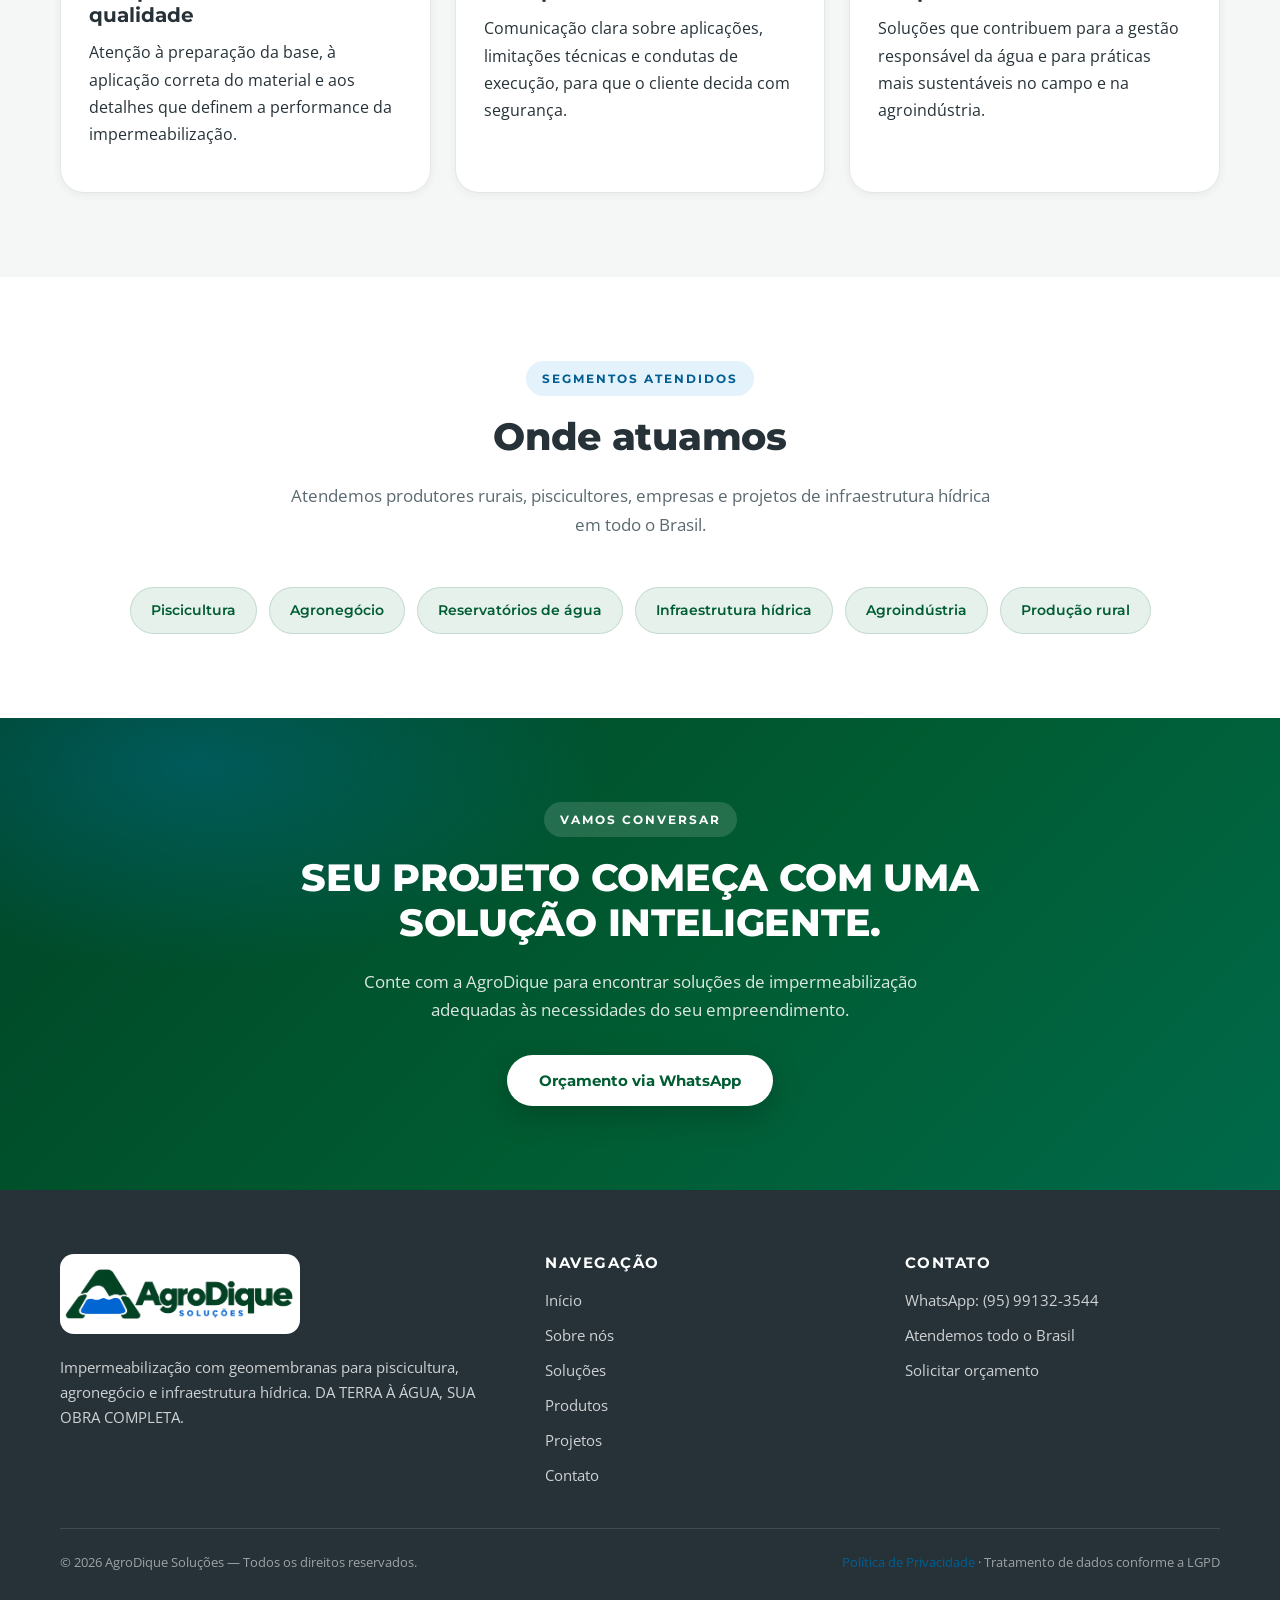
<file: sobre.html>
<!DOCTYPE html>
<html lang="pt-BR">
<head>
  <meta charset="UTF-8">
  <meta name="viewport" content="width=device-width, initial-scale=1">
  <title>Sobre Nós | AgroDique Soluções</title>
  <meta name="description" content="Conheça a AgroDique Soluções: propósito, valores, compromisso com a qualidade e os segmentos atendidos com impermeabilização por geomembranas em Roraima.">
  <meta name="theme-color" content="#005C32">
  <meta property="og:type" content="website">
  <meta property="og:locale" content="pt_BR">
  <meta property="og:site_name" content="AgroDique Soluções">
  <meta property="og:title" content="Sobre a AgroDique Soluções">
  <meta property="og:description" content="Tecnologia e compromisso com o desenvolvimento do agronegócio em Roraima.">
  <link rel="icon" type="image/svg+xml" href="assets/favicon.svg">
  <link rel="preconnect" href="https://fonts.googleapis.com">
  <link rel="preconnect" href="https://fonts.gstatic.com" crossorigin>
  <link href="https://fonts.googleapis.com/css2?family=Montserrat:wght@600;700;800&family=Open+Sans:wght@400;600&display=swap" rel="stylesheet">
  <link rel="stylesheet" href="css/style.css">
</head>
<body>

  <!-- ===================== CABEÇALHO ===================== -->
  <header class="site-header" id="topo">
    <div class="container header-inner">
      <a href="index.html" class="logo" aria-label="AgroDique Soluções — Ir para o início">
        <svg class="logo-mark" viewBox="0 0 48 48" aria-hidden="true" focusable="false">
          <defs>
            <linearGradient id="gradH" x1="0" y1="0" x2="1" y2="1">
              <stop offset="0" stop-color="#0077B6"/><stop offset="1" stop-color="#005C32"/>
            </linearGradient>
          </defs>
          <path d="M24 3c0 0 14 16 14 26a14 14 0 0 1-28 0C10 19 24 3 24 3z" fill="url(#gradH)"/>
          <path d="M24 39c0-8 4-13 10-15" stroke="#fff" stroke-width="2.5" fill="none" stroke-linecap="round"/>
          <path d="M21 23c-4 2-6 6-6 11" stroke="#fff" stroke-width="2.5" fill="none" stroke-linecap="round"/>
        </svg>
        <img class="logo-image" src="assets/logo-agrodique.png.png" alt="AgroDique Soluções" width="958" height="279">
      </a>

      <button class="nav-toggle" id="nav-toggle" aria-expanded="false" aria-controls="main-nav" aria-label="Abrir menu">
        <span></span><span></span><span></span>
      </button>

      <nav class="main-nav" id="main-nav" aria-label="Navegação principal">
        <ul>
          <li><a href="index.html">Início</a></li>
          <li><a href="sobre.html" class="active" aria-current="page">Sobre nós</a></li>
          <li><a href="solucoes.html">Soluções</a></li>
          <li><a href="produtos.html">Produtos</a></li>
          <li><a href="projetos.html">Projetos</a></li>
          <li><a href="contato.html">Contato</a></li>
        </ul>
        <a class="btn btn-blue btn-sm nav-cta nav-cta-2" href="https://wa.me/5595991323544?text=Ol%C3%A1!%20Conheci%20a%20AgroDique%20pelo%20site%20e%20gostaria%20de%20solicitar%20um%20or%C3%A7amento%20para%20meu%20projeto." target="_blank" rel="noopener">Orçamento via WhatsApp</a>
      </nav>
    </div>
  </header>

  <main>

    <!-- ===================== HERO DA PÁGINA ===================== -->
    <section class="page-hero">
      <div class="container">
        <span class="eyebrow reveal">Sobre nós</span>
        <h1 class="reveal" data-delay="1">Tecnologia e compromisso com o desenvolvimento do agronegócio.</h1>
        <p class="reveal" data-delay="2">Conheça a trajetória, o propósito e os valores que orientam a AgroDique Soluções.</p>
      </div>
    </section>

    <!-- ===================== HISTÓRIA E PROPÓSITO ===================== -->
    <section class="section">
      <div class="container split">
        <div class="reveal">
          <span class="eyebrow">Nossa história</span>
          <h2>Nascemos para resolver um problema real do campo.</h2>
          <p class="lead">A AgroDique Soluções surgiu da experiência com as necessidades do agronegócio em Roraima: perdas de água por infiltração, viveiros que exigem mais segurança e estruturas de armazenamento que precisam render por muitos anos.</p>
          <p class="lead">Atuando no segmento de impermeabilização com geomembranas, oferecemos soluções para reservatórios, viveiros de piscicultura e estruturas de armazenamento de água — sempre com foco na qualidade técnica da instalação.</p>
          <p class="lead">Nosso propósito é contribuir para empreendimentos mais eficientes, seguros e sustentáveis, fortalecendo a presença da marca em Roraima e levando nossas soluções a todo o Brasil.</p>
        </div>

        <figure class="visual-panel visual-panel-photo reveal" data-delay="1">
          <img src="assets/padronizadas/sobre-agrodique.png" alt="AgroDique — DA TERRA À ÁGUA, SUA OBRA COMPLETA, com reservatório revestido com geomembrana ao pôr do sol" width="1672" height="941" loading="lazy" decoding="async">
          <figcaption>DA TERRA À ÁGUA, SUA OBRA COMPLETA</figcaption>
        </figure>
      </div>
    </section>

    <!-- ===================== VALORES ===================== -->
    <section class="section section-alt">
      <div class="container">
        <div class="section-head reveal">
          <span class="eyebrow">Propósito e valores</span>
          <h2>O que nos orienta</h2>
          <p>Princípios simples que sustentam a forma como planejamos, executamos e entregamos cada serviço.</p>
        </div>

        <div class="value-grid">
          <article class="value-card reveal" data-delay="1">
            <span class="num">01</span>
            <h3>Compromisso com a qualidade</h3>
            <p>Atenção à preparação da base, à aplicação correta do material e aos detalhes que definem a performance da impermeabilização.</p>
          </article>

          <article class="value-card reveal" data-delay="2">
            <span class="num">02</span>
            <h3>Transparência comercial</h3>
            <p>Comunicação clara sobre aplicações, limitações técnicas e condutas de execução, para que o cliente decida com segurança.</p>
          </article>

          <article class="value-card reveal" data-delay="3">
            <span class="num">03</span>
            <h3>Respeito ao meio ambiente</h3>
            <p>Soluções que contribuem para a gestão responsável da água e para práticas mais sustentáveis no campo e na agroindústria.</p>
          </article>
        </div>
      </div>
    </section>

    <!-- ===================== SEGMENTOS ATENDIDOS ===================== -->
    <section class="section">
      <div class="container">
        <div class="section-head reveal">
          <span class="eyebrow">Segmentos atendidos</span>
          <h2>Onde atuamos</h2>
          <p>Atendemos produtores rurais, piscicultores, empresas e projetos de infraestrutura hídrica em todo o Brasil.</p>
        </div>

        <ul class="segment-tags reveal">
          <li>Piscicultura</li>
          <li>Agronegócio</li>
          <li>Reservatórios de água</li>
          <li>Infraestrutura hídrica</li>
          <li>Agroindústria</li>
          <li>Produção rural</li>
        </ul>
      </div>
    </section>

    <!-- ===================== CHAMADA COMERCIAL ===================== -->
    <section class="section cta-band">
      <div class="container reveal">
        <span class="eyebrow on-dark">Vamos conversar</span>
        <h2>Seu projeto começa com uma solução inteligente.</h2>
        <p>Conte com a AgroDique para encontrar soluções de impermeabilização adequadas às necessidades do seu empreendimento.</p>
        <div class="cta-actions">
          <a class="btn btn-white" href="https://wa.me/5595991323544?text=Ol%C3%A1!%20Conheci%20a%20AgroDique%20pelo%20site%20e%20gostaria%20de%20solicitar%20um%20or%C3%A7amento%20para%20meu%20projeto." target="_blank" rel="noopener">Orçamento via WhatsApp</a>
          </div>
      </div>
    </section>

  </main>

  <!-- ===================== RODAPÉ ===================== -->
  <footer class="site-footer">
    <div class="container">
      <div class="footer-grid">
        <div>
          <span class="logo">
            <svg class="logo-mark" viewBox="0 0 48 48" aria-hidden="true" focusable="false">
              <defs>
                <linearGradient id="gradF" x1="0" y1="0" x2="1" y2="1">
                  <stop offset="0" stop-color="#2A9BD4"/><stop offset="1" stop-color="#0B7A47"/>
                </linearGradient>
              </defs>
              <path d="M24 3c0 0 14 16 14 26a14 14 0 0 1-28 0C10 19 24 3 24 3z" fill="url(#gradF)"/>
              <path d="M24 39c0-8 4-13 10-15" stroke="#fff" stroke-width="2.5" fill="none" stroke-linecap="round"/>
              <path d="M21 23c-4 2-6 6-6 11" stroke="#fff" stroke-width="2.5" fill="none" stroke-linecap="round"/>
            </svg>
            <img class="logo-image" src="assets/logo-agrodique.png.png" alt="AgroDique Soluções" width="958" height="279" loading="lazy">
          </span>
          <p>Impermeabilização com geomembranas para piscicultura, agronegócio e infraestrutura hídrica. DA TERRA À ÁGUA, SUA OBRA COMPLETA.</p>
        </div>

        <div>
          <h4>Navegação</h4>
          <ul>
            <li><a href="index.html">Início</a></li>
            <li><a href="sobre.html">Sobre nós</a></li>
            <li><a href="solucoes.html">Soluções</a></li>
            <li><a href="produtos.html">Produtos</a></li>
            <li><a href="projetos.html">Projetos</a></li>
            <li><a href="contato.html">Contato</a></li>
          </ul>
        </div>

        <div>
          <h4>Contato</h4>
          <ul>
            <li><a href="https://wa.me/5595991323544" target="_blank" rel="noopener">WhatsApp: (95) 99132-3544</a></li>
            <li>Atendemos todo o Brasil</li>
            <li><a href="contato.html">Solicitar orçamento</a></li>
          </ul>
        </div>
      </div>

      <div class="footer-bottom">
        <span>© <span data-year>2026</span> AgroDique Soluções — Todos os direitos reservados.</span>
        <span><a href="privacidade.html">Política de Privacidade</a> · Tratamento de dados conforme a LGPD</span>
      </div>
    </div>
  </footer>

  <!-- ===================== BOTÃO FLUTUANTE ===================== -->
    <a class="whatsapp-float" href="https://wa.me/5595991323544?text=Ol%C3%A1!%20Conheci%20a%20AgroDique%20pelo%20site%20e%20gostaria%20de%20solicitar%20um%20or%C3%A7amento%20para%20meu%20projeto." target="_blank" rel="noopener" aria-label="Falar pelo WhatsApp (95) 99132-3544">
    <svg viewBox="0 0 32 32" fill="currentColor" aria-hidden="true"><path d="M16 3C8.8 3 3 8.8 3 16c0 2.3.6 4.5 1.7 6.4L3 29l6.8-1.7c1.9 1 4 1.6 6.2 1.6 7.2 0 13-5.8 13-13S23.2 3 16 3zm5.9 15.6c-.3-.2-1.9-.9-2.2-1s-.5-.2-.7.2-.8 1-1 1.2-.4.2-.7.1c-.3-.2-1.4-.5-2.6-1.6-1-.9-1.6-1.9-1.8-2.2s0-.5.2-.7l.5-.6c.2-.2.2-.3.3-.5s0-.4 0-.6c-.1-.2-.7-1.8-1-2.4-.3-.6-.5-.5-.7-.5h-.6c-.2 0-.6.1-.9.4-.3.3-1.2 1.1-1.2 2.7s1.2 3.1 1.4 3.4c.2.2 2.4 3.7 5.9 5.1.8.3 1.5.5 2 .7.8.3 1.6.2 2.2.1.7-.1 1.9-.8 2.2-1.5.3-.8.3-1.4.2-1.5-.1-.2-.3-.3-.6-.4z"/></svg>
  </a>

  <script src="js/main.js" defer></script>
</body>
</html>
</file>
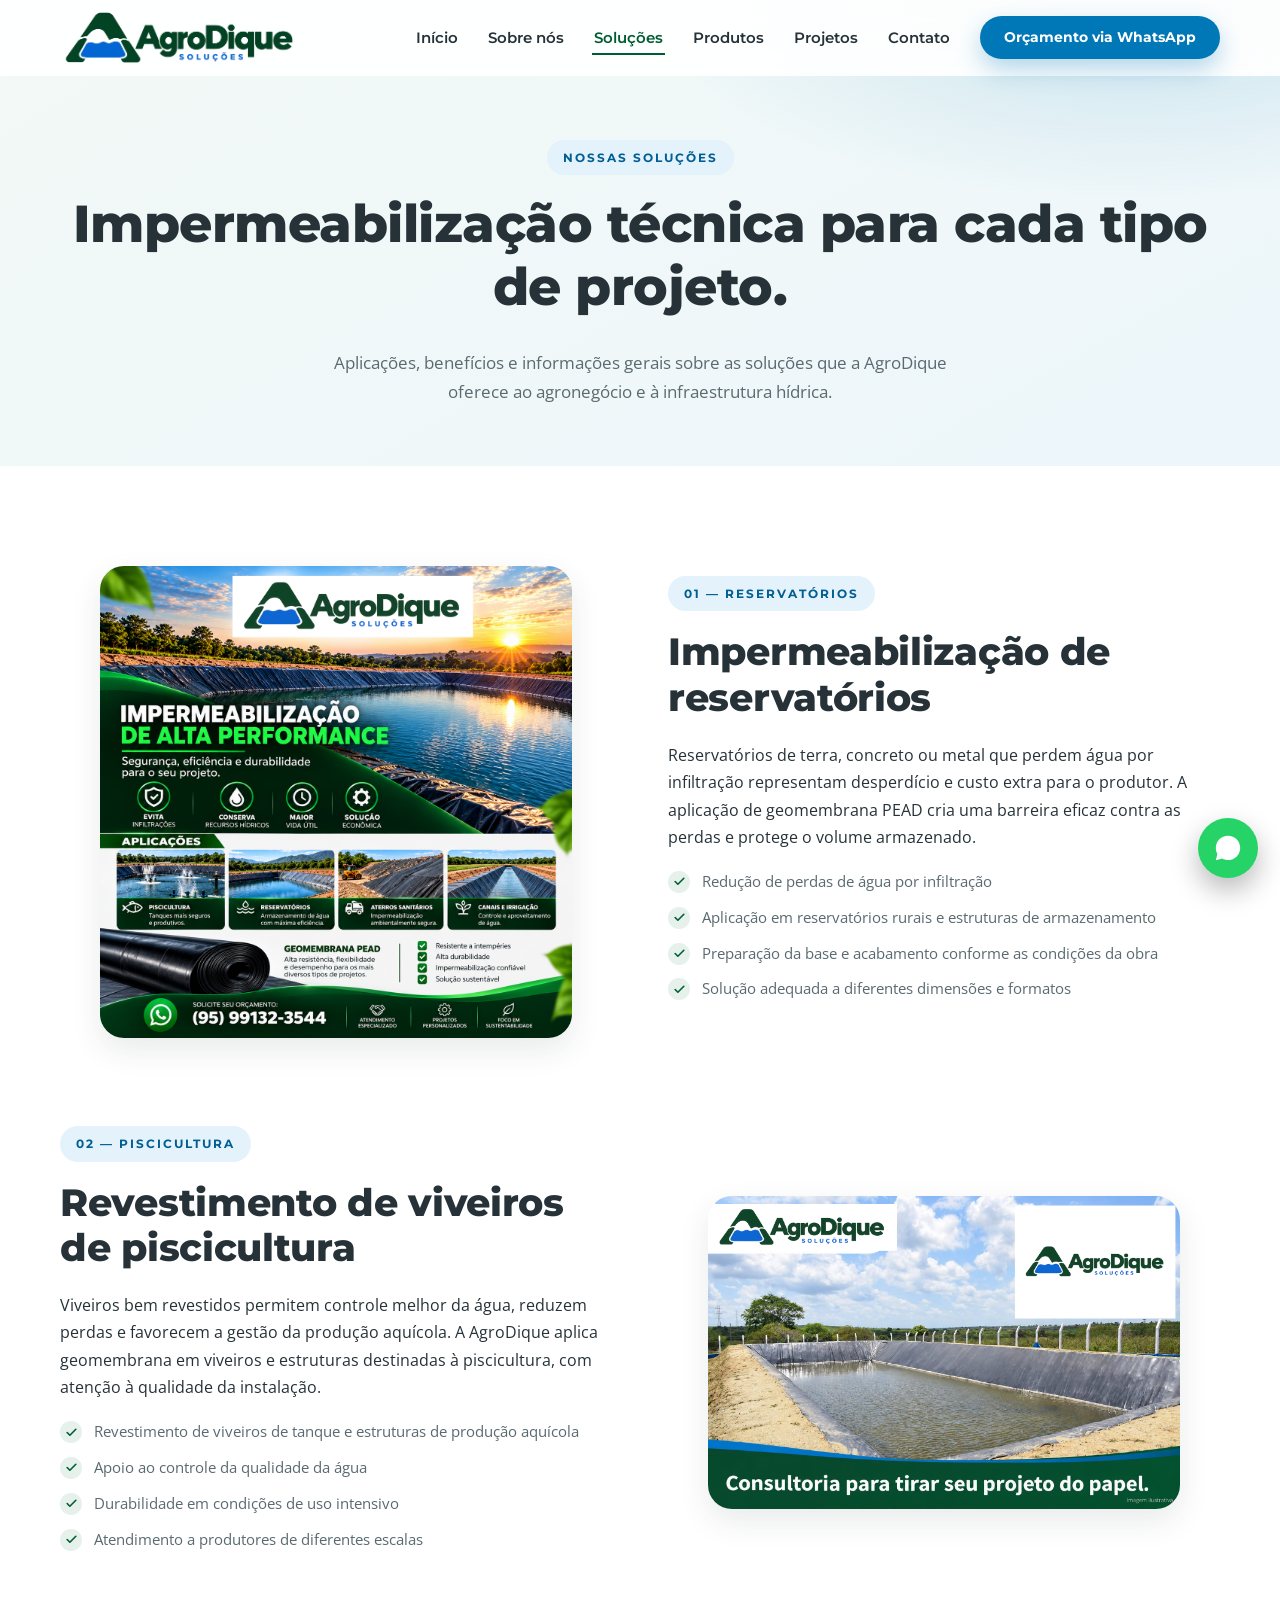
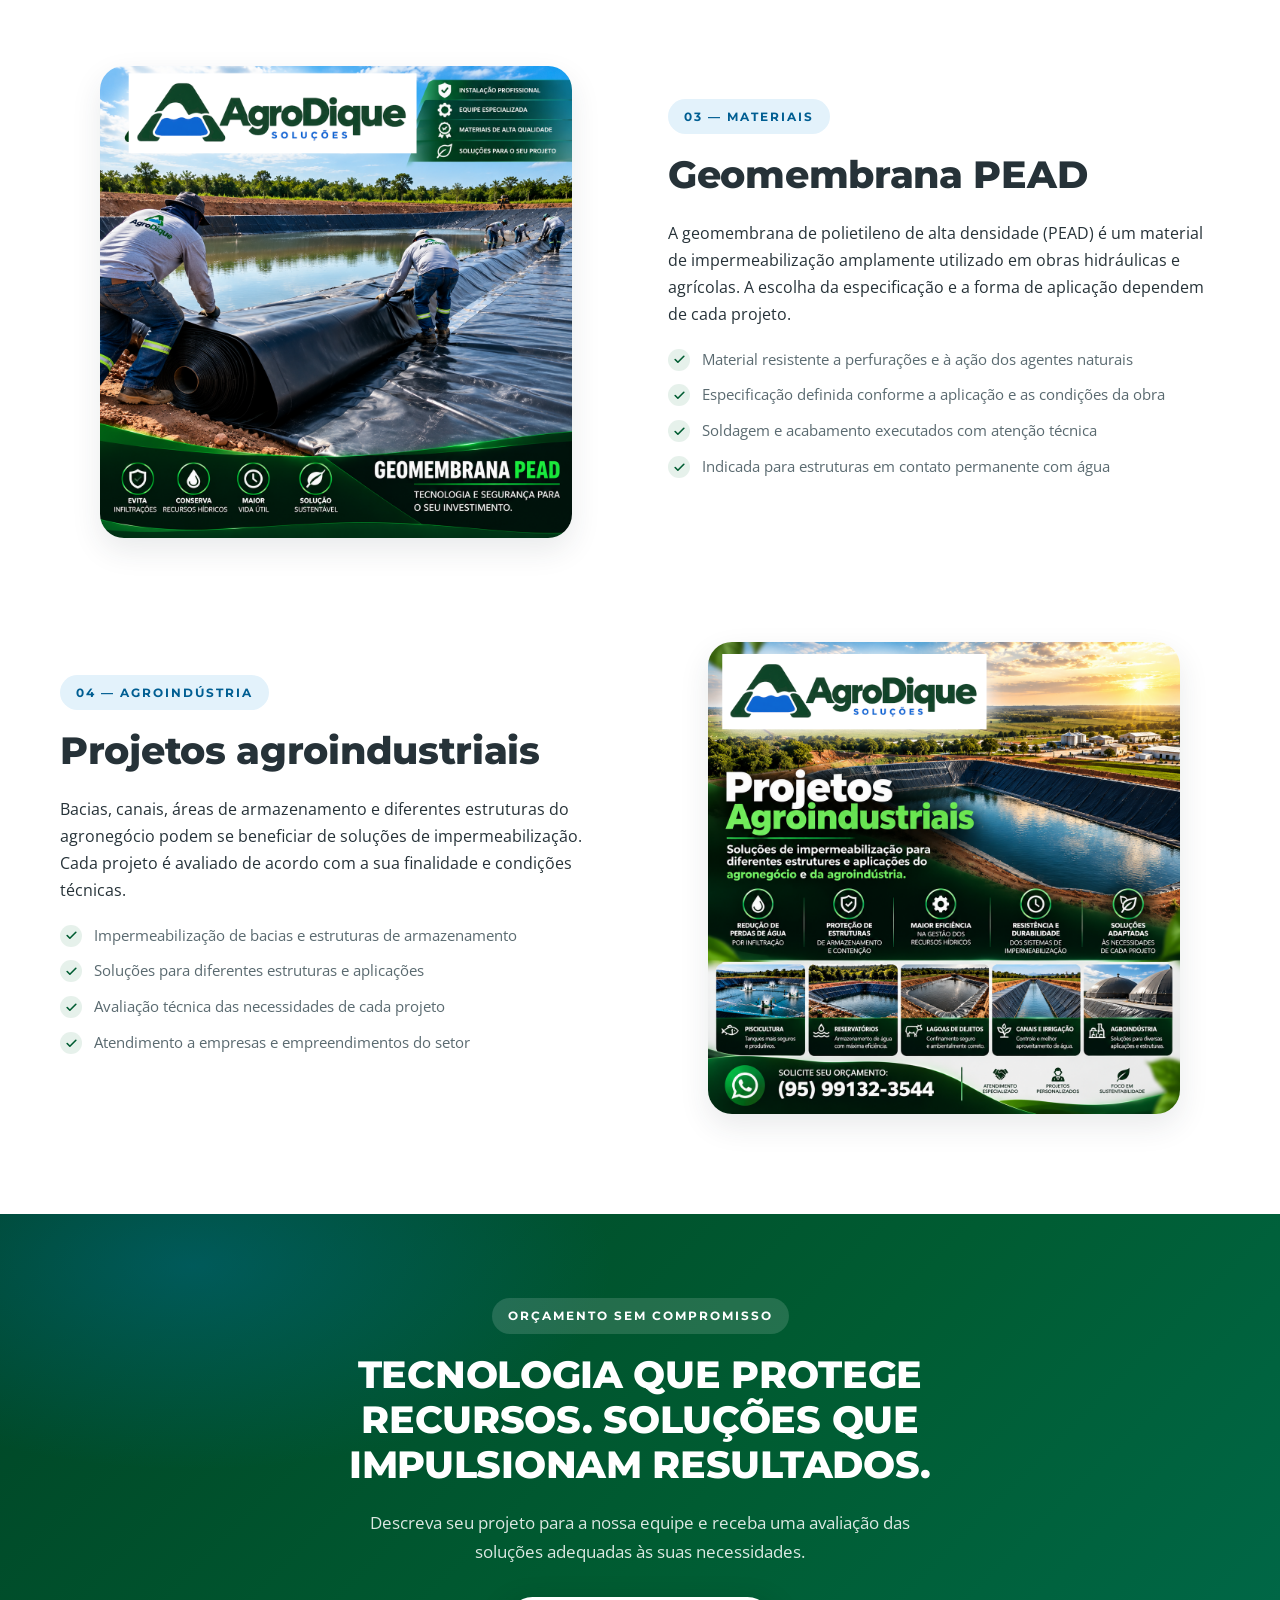
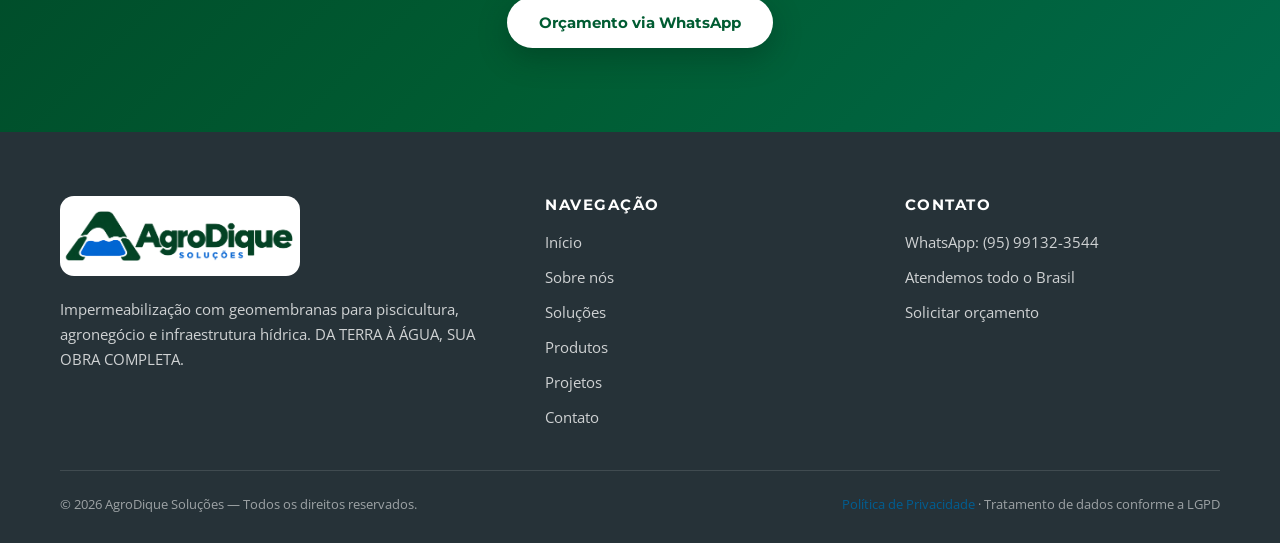
<file: solucoes.html>
<!DOCTYPE html>
<html lang="pt-BR">
<head>
  <meta charset="UTF-8">
  <meta name="viewport" content="width=device-width, initial-scale=1">
  <title>Soluções | Impermeabilização com Geomembranas — AgroDique</title>
  <meta name="description" content="Conheça as soluções da AgroDique: impermeabilização de reservatórios, revestimento de viveiros de piscicultura, aplicação de geomembrana PEAD e projetos agroindustriais.">
  <meta name="theme-color" content="#005C32">
  <meta property="og:type" content="website">
  <meta property="og:locale" content="pt_BR">
  <meta property="og:site_name" content="AgroDique Soluções">
  <meta property="og:title" content="Soluções de Impermeabilização | AgroDique">
  <meta property="og:description" content="Geomembranas PEAD para reservatórios, piscicultura e agroindústria em Roraima.">
  <link rel="icon" type="image/svg+xml" href="assets/favicon.svg">
  <link rel="preconnect" href="https://fonts.googleapis.com">
  <link rel="preconnect" href="https://fonts.gstatic.com" crossorigin>
  <link href="https://fonts.googleapis.com/css2?family=Montserrat:wght@600;700;800&family=Open+Sans:wght@400;600&display=swap" rel="stylesheet">
  <link rel="stylesheet" href="css/style.css">
</head>
<body>

  <!-- ===================== CABEÇALHO ===================== -->
  <header class="site-header" id="topo">
    <div class="container header-inner">
      <a href="index.html" class="logo" aria-label="AgroDique Soluções — Ir para o início">
        <svg class="logo-mark" viewBox="0 0 48 48" aria-hidden="true" focusable="false">
          <defs>
            <linearGradient id="gradH" x1="0" y1="0" x2="1" y2="1">
              <stop offset="0" stop-color="#0077B6"/><stop offset="1" stop-color="#005C32"/>
            </linearGradient>
          </defs>
          <path d="M24 3c0 0 14 16 14 26a14 14 0 0 1-28 0C10 19 24 3 24 3z" fill="url(#gradH)"/>
          <path d="M24 39c0-8 4-13 10-15" stroke="#fff" stroke-width="2.5" fill="none" stroke-linecap="round"/>
          <path d="M21 23c-4 2-6 6-6 11" stroke="#fff" stroke-width="2.5" fill="none" stroke-linecap="round"/>
        </svg>
        <img class="logo-image" src="assets/logo-agrodique.png.png" alt="AgroDique Soluções" width="958" height="279">
      </a>

      <button class="nav-toggle" id="nav-toggle" aria-expanded="false" aria-controls="main-nav" aria-label="Abrir menu">
        <span></span><span></span><span></span>
      </button>

      <nav class="main-nav" id="main-nav" aria-label="Navegação principal">
        <ul>
          <li><a href="index.html">Início</a></li>
          <li><a href="sobre.html">Sobre nós</a></li>
          <li><a href="solucoes.html" class="active" aria-current="page">Soluções</a></li>
          <li><a href="produtos.html">Produtos</a></li>
          <li><a href="projetos.html">Projetos</a></li>
          <li><a href="contato.html">Contato</a></li>
        </ul>
        <a class="btn btn-blue btn-sm nav-cta nav-cta-2" href="https://wa.me/5595991323544?text=Ol%C3%A1!%20Conheci%20a%20AgroDique%20pelo%20site%20e%20gostaria%20de%20solicitar%20um%20or%C3%A7amento%20para%20meu%20projeto." target="_blank" rel="noopener">Orçamento via WhatsApp</a>
      </nav>
    </div>
  </header>

  <main>

    <!-- ===================== HERO DA PÁGINA ===================== -->
    <section class="page-hero">
      <div class="container">
        <span class="eyebrow reveal">Nossas soluções</span>
        <h1 class="reveal" data-delay="1">Impermeabilização técnica para cada tipo de projeto.</h1>
        <p class="reveal" data-delay="2">Aplicações, benefícios e informações gerais sobre as soluções que a AgroDique oferece ao agronegócio e à infraestrutura hídrica.</p>
      </div>
    </section>

    <!-- ===================== SOLUÇÕES DETALHADAS ===================== -->
    <section class="section">
      <div class="container">

        <!-- Reservatórios -->
        <article class="solution-block" id="reservatorios">
          <figure class="solution-media reveal">
            <img src="assets/padronizadas/impermeabilizacao.png" alt="Arte AgroDique sobre impermeabilização de reservatórios com geomembrana PEAD e suas aplicações" width="1254" height="1254" loading="lazy" decoding="async">
          </figure>
          <div class="reveal" data-delay="1">
            <span class="eyebrow">01 — Reservatórios</span>
            <h2>Impermeabilização de reservatórios</h2>
            <p>Reservatórios de terra, concreto ou metal que perdem água por infiltração representam desperdício e custo extra para o produtor. A aplicação de geomembrana PEAD cria uma barreira eficaz contra as perdas e protege o volume armazenado.</p>
            <ul class="check-list">
              <li>Redução de perdas de água por infiltração</li>
              <li>Aplicação em reservatórios rurais e estruturas de armazenamento</li>
              <li>Preparação da base e acabamento conforme as condições da obra</li>
              <li>Solução adequada a diferentes dimensões e formatos</li>
            </ul>
          </div>
        </article>

        <!-- Piscicultura -->
        <article class="solution-block reverse" id="piscicultura">
          <figure class="solution-media reveal">
            <img src="assets/padronizadas/viveiro.png" alt="Arte AgroDique com viveiro revestido com geomembrana e consultoria para projetos de piscicultura" width="1541" height="1021" loading="lazy" decoding="async">
          </figure>
          <div class="reveal" data-delay="1">
            <span class="eyebrow">02 — Piscicultura</span>
            <h2>Revestimento de viveiros de piscicultura</h2>
            <p>Viveiros bem revestidos permitem controle melhor da água, reduzem perdas e favorecem a gestão da produção aquícola. A AgroDique aplica geomembrana em viveiros e estruturas destinadas à piscicultura, com atenção à qualidade da instalação.</p>
            <ul class="check-list">
              <li>Revestimento de viveiros de tanque e estruturas de produção aquícola</li>
              <li>Apoio ao controle da qualidade da água</li>
              <li>Durabilidade em condições de uso intensivo</li>
              <li>Atendimento a produtores de diferentes escalas</li>
            </ul>
          </div>
        </article>

        <!-- Geomembrana PEAD -->
        <article class="solution-block" id="geomembrana">
          <figure class="solution-media reveal">
            <img src="assets/padronizadas/geomembrana.png" alt="Arte AgroDique com equipe aplicando geomembrana PEAD em reservatório" width="1254" height="1254" loading="lazy" decoding="async">
          </figure>
          <div class="reveal" data-delay="1">
            <span class="eyebrow">03 — Materiais</span>
            <h2>Geomembrana PEAD</h2>
            <p>A geomembrana de polietileno de alta densidade (PEAD) é um material de impermeabilização amplamente utilizado em obras hidráulicas e agrícolas. A escolha da especificação e a forma de aplicação dependem de cada projeto.</p>
            <ul class="check-list">
              <li>Material resistente a perfurações e à ação dos agentes naturais</li>
              <li>Especificação definida conforme a aplicação e as condições da obra</li>
              <li>Soldagem e acabamento executados com atenção técnica</li>
              <li>Indicada para estruturas em contato permanente com água</li>
            </ul>
          </div>
        </article>

        <!-- Projetos agroindustriais -->
        <article class="solution-block reverse" id="agroindustrial">
          <figure class="solution-media reveal">
            <img src="assets/padronizadas/agroindustriais.png" alt="Arte AgroDique sobre impermeabilização para projetos agroindustriais, reservatórios, lagoas e canais" width="1254" height="1254" loading="lazy" decoding="async">
          </figure>
          <div class="reveal" data-delay="1">
            <span class="eyebrow">04 — Agroindústria</span>
            <h2>Projetos agroindustriais</h2>
            <p>Bacias, canais, áreas de armazenamento e diferentes estruturas do agronegócio podem se beneficiar de soluções de impermeabilização. Cada projeto é avaliado de acordo com a sua finalidade e condições técnicas.</p>
            <ul class="check-list">
              <li>Impermeabilização de bacias e estruturas de armazenamento</li>
              <li>Soluções para diferentes estruturas e aplicações</li>
              <li>Avaliação técnica das necessidades de cada projeto</li>
              <li>Atendimento a empresas e empreendimentos do setor</li>
            </ul>
          </div>
        </article>

      </div>
    </section>

    <!-- ===================== CHAMADA COMERCIAL ===================== -->
    <section class="section cta-band">
      <div class="container reveal">
        <span class="eyebrow on-dark">Orçamento sem compromisso</span>
        <h2>Tecnologia que protege recursos. Soluções que impulsionam resultados.</h2>
        <p>Descreva seu projeto para a nossa equipe e receba uma avaliação das soluções adequadas às suas necessidades.</p>
        <div class="cta-actions">
          <a class="btn btn-white" href="https://wa.me/5595991323544?text=Ol%C3%A1!%20Conheci%20a%20AgroDique%20pelo%20site%20e%20gostaria%20de%20solicitar%20um%20or%C3%A7amento%20para%20meu%20projeto." target="_blank" rel="noopener">Orçamento via WhatsApp</a>
          </div>
      </div>
    </section>

  </main>

  <!-- ===================== RODAPÉ ===================== -->
  <footer class="site-footer">
    <div class="container">
      <div class="footer-grid">
        <div>
          <span class="logo">
            <svg class="logo-mark" viewBox="0 0 48 48" aria-hidden="true" focusable="false">
              <defs>
                <linearGradient id="gradF" x1="0" y1="0" x2="1" y2="1">
                  <stop offset="0" stop-color="#2A9BD4"/><stop offset="1" stop-color="#0B7A47"/>
                </linearGradient>
              </defs>
              <path d="M24 3c0 0 14 16 14 26a14 14 0 0 1-28 0C10 19 24 3 24 3z" fill="url(#gradF)"/>
              <path d="M24 39c0-8 4-13 10-15" stroke="#fff" stroke-width="2.5" fill="none" stroke-linecap="round"/>
              <path d="M21 23c-4 2-6 6-6 11" stroke="#fff" stroke-width="2.5" fill="none" stroke-linecap="round"/>
            </svg>
            <img class="logo-image" src="assets/logo-agrodique.png.png" alt="AgroDique Soluções" width="958" height="279" loading="lazy">
          </span>
          <p>Impermeabilização com geomembranas para piscicultura, agronegócio e infraestrutura hídrica. DA TERRA À ÁGUA, SUA OBRA COMPLETA.</p>
        </div>

        <div>
          <h4>Navegação</h4>
          <ul>
            <li><a href="index.html">Início</a></li>
            <li><a href="sobre.html">Sobre nós</a></li>
            <li><a href="solucoes.html">Soluções</a></li>
            <li><a href="produtos.html">Produtos</a></li>
            <li><a href="projetos.html">Projetos</a></li>
            <li><a href="contato.html">Contato</a></li>
          </ul>
        </div>

        <div>
          <h4>Contato</h4>
          <ul>
            <li><a href="https://wa.me/5595991323544" target="_blank" rel="noopener">WhatsApp: (95) 99132-3544</a></li>
            <li>Atendemos todo o Brasil</li>
            <li><a href="contato.html">Solicitar orçamento</a></li>
          </ul>
        </div>
      </div>

      <div class="footer-bottom">
        <span>© <span data-year>2026</span> AgroDique Soluções — Todos os direitos reservados.</span>
        <span><a href="privacidade.html">Política de Privacidade</a> · Tratamento de dados conforme a LGPD</span>
      </div>
    </div>
  </footer>

  <!-- ===================== BOTÃO FLUTUANTE ===================== -->
    <a class="whatsapp-float" href="https://wa.me/5595991323544?text=Ol%C3%A1!%20Conheci%20a%20AgroDique%20pelo%20site%20e%20gostaria%20de%20solicitar%20um%20or%C3%A7amento%20para%20meu%20projeto." target="_blank" rel="noopener" aria-label="Falar pelo WhatsApp (95) 99132-3544">
    <svg viewBox="0 0 32 32" fill="currentColor" aria-hidden="true"><path d="M16 3C8.8 3 3 8.8 3 16c0 2.3.6 4.5 1.7 6.4L3 29l6.8-1.7c1.9 1 4 1.6 6.2 1.6 7.2 0 13-5.8 13-13S23.2 3 16 3zm5.9 15.6c-.3-.2-1.9-.9-2.2-1s-.5-.2-.7.2-.8 1-1 1.2-.4.2-.7.1c-.3-.2-1.4-.5-2.6-1.6-1-.9-1.6-1.9-1.8-2.2s0-.5.2-.7l.5-.6c.2-.2.2-.3.3-.5s0-.4 0-.6c-.1-.2-.7-1.8-1-2.4-.3-.6-.5-.5-.7-.5h-.6c-.2 0-.6.1-.9.4-.3.3-1.2 1.1-1.2 2.7s1.2 3.1 1.4 3.4c.2.2 2.4 3.7 5.9 5.1.8.3 1.5.5 2 .7.8.3 1.6.2 2.2.1.7-.1 1.9-.8 2.2-1.5.3-.8.3-1.4.2-1.5-.1-.2-.3-.3-.6-.4z"/></svg>
  </a>

  <script src="js/main.js" defer></script>
</body>
</html>
</file>
<file: css/style.css>
/* ==========================================================================
   AgroDique Soluções — Folha de estilo principal
   Paleta: verde institucional, azul água, marrom-terra, grafite
   ========================================================================== */

:root {
  /* Cores da marca */
  --green: #005C32;
  --green-dark: #004526;
  --green-light: #0B7A47;
  --green-soft: #E6F1EB;
  --blue: #0077B6;
  --blue-dark: #005E92;
  --blue-soft: #E3F2FB;
  --earth: #9B6B43;
  --earth-soft: #F4EDE6;
  --ink: #263238;
  --ink-soft: #5A6A70;
  --white: #FFFFFF;
  --bg-alt: #F5F7F6;
  --line: #E2E8E5;

  /* Formas e profundidade */
  --radius: 14px;
  --radius-lg: 24px;
  --radius-pill: 999px;
  --shadow-sm: 0 2px 8px rgba(38, 50, 56, 0.06);
  --shadow: 0 12px 30px rgba(38, 50, 56, 0.10);
  --shadow-lg: 0 24px 60px rgba(38, 50, 56, 0.16);

  /* Tipografia */
  --font-head: "Montserrat", "Segoe UI", sans-serif;
  --font-body: "Open Sans", "Segoe UI", sans-serif;

  /* Layout */
  --container: 1160px;
  --header-h: 76px;
}

/* --------------------------------------------------------------------------
   Reset e base
   -------------------------------------------------------------------------- */

*,
*::before,
*::after {
  box-sizing: border-box;
}

html {
  scroll-behavior: smooth;
  scroll-padding-top: calc(var(--header-h) + 16px);
}

body {
  margin: 0;
  font-family: var(--font-body);
  font-size: 1rem;
  line-height: 1.7;
  color: var(--ink);
  background: var(--white);
  -webkit-font-smoothing: antialiased;
}

img,
svg {
  max-width: 100%;
  display: block;
}

a {
  color: var(--blue-dark);
  text-decoration: none;
  transition: color 0.2s ease;
}

a:hover {
  color: var(--green);
}

h1, h2, h3, h4, h5 {
  font-family: var(--font-head);
  color: var(--ink);
  line-height: 1.2;
  margin: 0 0 0.6em;
}

h1 { font-size: clamp(2rem, 5vw, 3.25rem); font-weight: 800; letter-spacing: -0.5px; }
h2 { font-size: clamp(1.6rem, 3.4vw, 2.35rem); font-weight: 800; letter-spacing: -0.3px; }
h3 { font-size: 1.25rem; font-weight: 700; }
p  { margin: 0 0 1em; }

ul {
  margin: 0;
  padding: 0;
  list-style: none;
}

.container {
  width: min(var(--container), 100% - 2.5rem);
  margin-inline: auto;
}

.section {
  padding: 84px 0;
}

.section-alt { background: var(--bg-alt); }

.section-head {
  max-width: 720px;
  margin: 0 auto 48px;
  text-align: center;
}

.section-head p {
  color: var(--ink-soft);
  font-size: 1.05rem;
}

.eyebrow {
  display: inline-block;
  font-family: var(--font-head);
  font-size: 0.78rem;
  font-weight: 700;
  letter-spacing: 2px;
  text-transform: uppercase;
  color: var(--blue-dark);
  background: var(--blue-soft);
  padding: 7px 16px;
  border-radius: var(--radius-pill);
  margin-bottom: 18px;
}

.eyebrow.on-dark {
  color: var(--white);
  background: rgba(255, 255, 255, 0.14);
}

.eyebrow.green {
  color: var(--green);
  background: var(--green-soft);
}

/* --------------------------------------------------------------------------
   Botões
   -------------------------------------------------------------------------- */

.btn {
  display: inline-flex;
  align-items: center;
  justify-content: center;
  gap: 10px;
  font-family: var(--font-head);
  font-weight: 700;
  font-size: 0.95rem;
  line-height: 1;
  padding: 16px 30px;
  border-radius: var(--radius-pill);
  border: 2px solid transparent;
  cursor: pointer;
  transition: transform 0.2s ease, box-shadow 0.2s ease, background 0.2s ease, color 0.2s ease;
}

.btn:hover {
  transform: translateY(-2px);
}

.btn:focus-visible,
a:focus-visible,
button:focus-visible,
input:focus-visible,
select:focus-visible,
textarea:focus-visible {
  outline: 3px solid var(--blue);
  outline-offset: 2px;
}

.btn-primary {
  background: var(--green);
  color: var(--white);
  box-shadow: 0 10px 24px rgba(0, 92, 50, 0.30);
}

.btn-primary:hover {
  background: var(--green-light);
  color: var(--white);
}

.btn-ghost {
  background: rgba(255, 255, 255, 0.12);
  color: var(--white);
  border-color: rgba(255, 255, 255, 0.55);
}

.btn-ghost:hover {
  background: var(--white);
  color: var(--green);
}

.btn-outline {
  background: transparent;
  color: var(--green);
  border-color: var(--green);
}

.btn-outline:hover {
  background: var(--green);
  color: var(--white);
}

.btn-white {
  background: var(--white);
  color: var(--green);
  box-shadow: 0 10px 28px rgba(0, 40, 22, 0.35);
}

.btn-white:hover {
  color: var(--blue-dark);
}

.btn-sm {
  padding: 12px 22px;
  font-size: 0.88rem;
}

.btn { white-space: nowrap; }

.btn-blue {
  background: var(--blue);
  color: var(--white);
  box-shadow: 0 10px 24px rgba(0, 119, 182, 0.30);
}

.btn-blue:hover {
  background: var(--blue-dark);
  color: var(--white);
}

.cta-actions {
  display: flex;
  flex-wrap: wrap;
  justify-content: center;
  gap: 14px;
}

/* Segundo número de WhatsApp: dois botões lado a lado */
.nav-cta-2 { display: none; }

@media (min-width: 1024px) {
  .nav-cta-2 { display: inline-flex; }
}

@media (max-width: 880px) {
  .main-nav .nav-cta-2 { display: inline-flex; margin-top: 10px; }
}

/* --------------------------------------------------------------------------
   Cabeçalho e navegação
   -------------------------------------------------------------------------- */

.site-header {
  position: fixed;
  inset: 0 0 auto;
  z-index: 100;
  height: var(--header-h);
  background: rgba(255, 255, 255, 0.92);
  backdrop-filter: blur(12px);
  -webkit-backdrop-filter: blur(12px);
  border-bottom: 1px solid transparent;
  transition: box-shadow 0.25s ease, border-color 0.25s ease;
}

.site-header.scrolled {
  box-shadow: var(--shadow-sm);
  border-bottom-color: var(--line);
}

.header-inner {
  height: 100%;
  display: flex;
  align-items: center;
  justify-content: space-between;
  gap: 24px;
}

.logo {
  display: inline-flex;
  align-items: center;
  gap: 12px;
  color: var(--ink);
}

.logo:hover { color: var(--ink); }

.logo-mark {
  display: none;
}

.logo-image {
  display: block;
  width: clamp(160px, 24vw, 240px);
  height: auto;
  max-width: 100%;
}

.site-footer .logo-image {
  width: 240px;
  background: var(--white);
  border-radius: var(--radius);
}

.logo-text {
  font-family: var(--font-head);
  font-size: 1.35rem;
  font-weight: 400;
  line-height: 1.05;
}

.logo-text strong {
  font-weight: 800;
  color: var(--green);
}

.logo-text small {
  display: block;
  font-size: 0.66rem;
  font-weight: 600;
  letter-spacing: 3px;
  text-transform: uppercase;
  color: var(--blue-dark);
}

.main-nav {
  display: flex;
  align-items: center;
  gap: 28px;
}

.main-nav ul {
  display: flex;
  align-items: center;
  gap: 26px;
}

.main-nav ul a {
  font-family: var(--font-head);
  font-size: 0.92rem;
  font-weight: 600;
  color: var(--ink);
  padding: 6px 2px;
  border-bottom: 2px solid transparent;
}

.main-nav ul a:hover {
  color: var(--green);
}

.main-nav ul a.active {
  color: var(--green);
  border-bottom-color: var(--green);
}

.nav-toggle {
  display: none;
  flex-direction: column;
  justify-content: center;
  gap: 5px;
  width: 46px;
  height: 46px;
  padding: 10px;
  background: var(--green-soft);
  border: none;
  border-radius: 12px;
  cursor: pointer;
}

.nav-toggle span {
  display: block;
  height: 2.5px;
  border-radius: 4px;
  background: var(--green);
  transition: transform 0.25s ease, opacity 0.25s ease;
}

.nav-toggle[aria-expanded="true"] span:nth-child(1) { transform: translateY(7.5px) rotate(45deg); }
.nav-toggle[aria-expanded="true"] span:nth-child(2) { opacity: 0; }
.nav-toggle[aria-expanded="true"] span:nth-child(3) { transform: translateY(-7.5px) rotate(-45deg); }

/* --------------------------------------------------------------------------
   Hero (página inicial)
   -------------------------------------------------------------------------- */

.hero {
  position: relative;
  padding: calc(var(--header-h) + 72px) 0 130px;
  background:
    radial-gradient(900px 480px at 85% -10%, rgba(0, 119, 182, 0.16), transparent 65%),
    radial-gradient(700px 420px at -10% 30%, rgba(0, 92, 50, 0.14), transparent 60%),
    linear-gradient(160deg, #F2F9F6 0%, #EDF6FB 100%);
  overflow: hidden;
}

.hero-grid {
  display: grid;
  grid-template-columns: 1.05fr 0.95fr;
  align-items: center;
  gap: 56px;
}

.hero h1 {
  text-transform: uppercase;
  margin-bottom: 20px;
}

.hero h1 .accent {
  display: block;
  color: var(--green);
}

.hero-sub {
  font-size: 1.12rem;
  color: var(--ink-soft);
  max-width: 34rem;
  margin-bottom: 32px;
}

.hero-actions {
  display: flex;
  flex-wrap: wrap;
  gap: 14px;
  margin-bottom: 34px;
}

.hero-trust {
  display: flex;
  flex-wrap: wrap;
  gap: 10px 22px;
  font-family: var(--font-head);
  font-size: 0.82rem;
  font-weight: 600;
  color: var(--ink-soft);
}

.hero-trust li {
  display: inline-flex;
  align-items: center;
  gap: 8px;
}

.hero-trust li::before {
  content: "";
  width: 9px;
  height: 9px;
  border-radius: 50%;
  background: linear-gradient(135deg, var(--blue), var(--green));
  flex: none;
}

.hero-visual {
  position: relative;
  border-radius: var(--radius-lg);
  overflow: hidden;
  box-shadow: var(--shadow-lg);
}

.hero-visual img {
  display: block;
  width: 100%;
  height: auto;
}

.hero-wave {
  position: absolute;
  inset: auto 0 -1px;
  line-height: 0;
}

.hero-wave svg { width: 100%; height: auto; }

/* Ilustração do reservatório */
.pond-wave {
  animation: drift 9s ease-in-out infinite alternate;
}

.pond-wave.slow { animation-duration: 13s; animation-direction: alternate-reverse; }

@keyframes drift {
  from { transform: translateX(-14px); }
  to   { transform: translateX(14px); }
}

/* --------------------------------------------------------------------------
   Faixa de destaques / apresentação
   -------------------------------------------------------------------------- */

.split {
  display: grid;
  grid-template-columns: 1fr 1fr;
  gap: 64px;
  align-items: center;
}

.split .lead {
  font-size: 1.06rem;
  color: var(--ink-soft);
}

.feature-list {
  display: grid;
  gap: 14px;
  margin-top: 26px;
}

.feature-list li {
  display: flex;
  gap: 14px;
  align-items: flex-start;
  background: var(--white);
  border: 1px solid var(--line);
  border-radius: var(--radius);
  padding: 16px 18px;
  box-shadow: var(--shadow-sm);
}

.feature-list .icon {
  flex: none;
  width: 42px;
  height: 42px;
  display: grid;
  place-items: center;
  border-radius: 12px;
  background: var(--green-soft);
  color: var(--green);
}

.feature-list li:nth-child(2) .icon { background: var(--blue-soft); color: var(--blue-dark); }
.feature-list li:nth-child(3) .icon { background: var(--earth-soft); color: var(--earth); }

.feature-list strong {
  display: block;
  font-family: var(--font-head);
  font-size: 0.98rem;
  margin-bottom: 2px;
}

.feature-list span {
  font-size: 0.92rem;
  color: var(--ink-soft);
  line-height: 1.55;
}

.visual-panel-photo img {
  display: block;
  width: 100%;
  height: auto;
}

/* Painel visual decorativo */
.visual-panel {
  position: relative;
  border-radius: var(--radius-lg);
  overflow: hidden;
  box-shadow: var(--shadow);
  min-height: 320px;
}

.visual-panel.visual-panel-photo {
  min-height: 0;
}

.visual-panel.visual-panel-photo figcaption {
  position: static;
  margin: 12px;
}

.visual-panel figcaption {
  position: absolute;
  left: 18px;
  right: 18px;
  bottom: 18px;
  background: rgba(255, 255, 255, 0.92);
  backdrop-filter: blur(6px);
  border-radius: var(--radius);
  padding: 12px 16px;
  font-family: var(--font-head);
  font-size: 0.85rem;
  font-weight: 600;
  color: var(--ink);
  box-shadow: var(--shadow-sm);
}

/* --------------------------------------------------------------------------
   Cartões de soluções
   -------------------------------------------------------------------------- */

.card-grid {
  display: grid;
  grid-template-columns: repeat(4, 1fr);
  gap: 24px;
}

.card {
  display: flex;
  flex-direction: column;
  background: var(--white);
  border: 1px solid var(--line);
  border-radius: var(--radius-lg);
  overflow: hidden;
  box-shadow: var(--shadow-sm);
  transition: transform 0.25s ease, box-shadow 0.25s ease;
}

.card:hover {
  transform: translateY(-6px);
  box-shadow: var(--shadow);
}

.card-media {
  position: relative;
  height: 150px;
}

.card-media-art {
  height: auto;
}

.card-media-art img,
.solution-media > img {
  display: block;
  width: 100%;
  height: auto;
}

.card-body {
  display: flex;
  flex-direction: column;
  flex: 1;
  padding: 22px 22px 24px;
}

.card-body h3 { font-size: 1.08rem; }

.card-body p {
  font-size: 0.93rem;
  color: var(--ink-soft);
  flex: 1;
}

.card-body .link-more {
  font-family: var(--font-head);
  font-weight: 700;
  font-size: 0.88rem;
  color: var(--green);
  display: inline-flex;
  align-items: center;
  gap: 6px;
}

.card-body .link-more:hover { color: var(--blue-dark); gap: 10px; }

/* Mídia ilustrativa (substituir por fotos reais) */
.thumb {
  width: 100%;
  height: 100%;
  display: grid;
  place-items: center;
  position: relative;
}

.thumb svg { width: 100%; height: 100%; }

.thumb-photo::after {
  content: none;
}

.thumb-photo img {
  display: block;
  width: 100%;
  height: 100%;
  object-fit: contain;
}

.thumb::after {
  content: "Imagem ilustrativa";
  position: absolute;
  right: 10px;
  bottom: 10px;
  font-family: var(--font-head);
  font-size: 0.62rem;
  font-weight: 700;
  letter-spacing: 1px;
  text-transform: uppercase;
  color: var(--white);
  background: rgba(38, 50, 56, 0.55);
  padding: 4px 10px;
  border-radius: var(--radius-pill);
}

.tone-1 { background: linear-gradient(140deg, #005C32, #0B7A47 55%, #0077B6); }
.tone-2 { background: linear-gradient(140deg, #0077B6, #2A9BD4 55%, #9B6B43); }
.tone-3 { background: linear-gradient(140deg, #9B6B43, #C08A5E 55%, #0077B6); }
.tone-4 { background: linear-gradient(140deg, #004526, #0077B6 70%, #7FC4A3); }
.tone-5 { background: linear-gradient(140deg, #005E92, #0B7A47 60%, #9B6B43); }
.tone-6 { background: linear-gradient(140deg, #2A9BD4, #005C32 65%, #C08A5E); }

/* --------------------------------------------------------------------------
   Pilares (por que escolher)
   -------------------------------------------------------------------------- */

.pillar-grid {
  display: grid;
  grid-template-columns: repeat(4, 1fr);
  gap: 24px;
}

.pillar {
  background: var(--white);
  border: 1px solid var(--line);
  border-radius: var(--radius-lg);
  padding: 30px 26px;
  box-shadow: var(--shadow-sm);
  transition: transform 0.25s ease, box-shadow 0.25s ease;
}

.pillar:hover {
  transform: translateY(-5px);
  box-shadow: var(--shadow);
}

.pillar .icon {
  width: 54px;
  height: 54px;
  display: grid;
  place-items: center;
  border-radius: 16px;
  margin-bottom: 18px;
  background: var(--green-soft);
  color: var(--green);
}

.pillar:nth-child(2) .icon { background: var(--blue-soft); color: var(--blue-dark); }
.pillar:nth-child(3) .icon { background: var(--earth-soft); color: var(--earth); }
.pillar:nth-child(4) .icon { background: var(--green-soft); color: var(--blue-dark); }

.pillar p {
  font-size: 0.93rem;
  color: var(--ink-soft);
  margin: 0;
}

/* --------------------------------------------------------------------------
   Galeria de projetos
   -------------------------------------------------------------------------- */

.gallery {
  display: grid;
  grid-template-columns: repeat(3, 1fr);
  gap: 24px;
}

.gallery-item {
  position: relative;
  border: 0;
  padding: 0;
  background: var(--white);
  border-radius: var(--radius-lg);
  overflow: hidden;
  box-shadow: var(--shadow-sm);
  cursor: zoom-in;
  text-align: left;
  transition: transform 0.25s ease, box-shadow 0.25s ease;
}

.gallery-item:hover {
  transform: translateY(-5px);
  box-shadow: var(--shadow);
}

.gallery-item .thumb { height: 230px; }

.gallery-caption {
  padding: 18px 20px 22px;
}

.gallery-caption strong {
  display: block;
  font-family: var(--font-head);
  font-size: 0.98rem;
  margin-bottom: 3px;
}

.gallery-caption span {
  font-size: 0.85rem;
  color: var(--ink-soft);
}

.gallery-note {
  margin: 30px auto 0;
  max-width: 640px;
  text-align: center;
  font-size: 0.88rem;
  color: var(--ink-soft);
}

/* Lightbox */
.lightbox {
  position: fixed;
  inset: 0;
  z-index: 200;
  display: none;
  place-items: center;
  padding: 24px;
  background: rgba(20, 30, 26, 0.88);
}

.lightbox.open { display: grid; }

.lightbox-figure {
  width: min(880px, 100%);
  background: var(--white);
  border-radius: var(--radius-lg);
  overflow: hidden;
  box-shadow: var(--shadow-lg);
}

.lightbox-figure .thumb { height: min(56vh, 460px); }

.lightbox-figure figcaption {
  padding: 20px 24px;
}

.lightbox-figure figcaption strong {
  display: block;
  font-family: var(--font-head);
}

.lightbox-figure figcaption span {
  font-size: 0.9rem;
  color: var(--ink-soft);
}

.lightbox-close {
  position: absolute;
  top: 22px;
  right: 24px;
  width: 46px;
  height: 46px;
  border: 0;
  border-radius: 50%;
  background: rgba(255, 255, 255, 0.16);
  color: var(--white);
  font-size: 1.4rem;
  cursor: pointer;
}

.lightbox-close:hover { background: rgba(255, 255, 255, 0.3); }

/* --------------------------------------------------------------------------
   Chamada comercial (CTA)
   -------------------------------------------------------------------------- */

.cta-band {
  position: relative;
  background:
    radial-gradient(700px 340px at 15% 10%, rgba(0, 119, 182, 0.35), transparent 60%),
    linear-gradient(135deg, var(--green-dark) 0%, var(--green) 55%, #00694A 100%);
  color: var(--white);
  text-align: center;
  overflow: hidden;
}

.cta-band h2 {
  color: var(--white);
  text-transform: uppercase;
  max-width: 760px;
  margin-inline: auto;
}

.cta-band p {
  color: rgba(255, 255, 255, 0.86);
  max-width: 560px;
  margin: 0 auto 30px;
  font-size: 1.05rem;
}

.cta-band .btn-white { margin-inline: auto; }

/* --------------------------------------------------------------------------
   Hero interno (páginas internas)
   -------------------------------------------------------------------------- */

.page-hero {
  padding: calc(var(--header-h) + 64px) 0 60px;
  background:
    radial-gradient(760px 320px at 88% 0%, rgba(0, 119, 182, 0.16), transparent 62%),
    linear-gradient(150deg, #F2F9F6, #EDF6FB);
  text-align: center;
}

.page-hero p {
  max-width: 620px;
  margin: 0 auto;
  color: var(--ink-soft);
  font-size: 1.05rem;
}

/* --------------------------------------------------------------------------
   Valores e segmentos (sobre)
   -------------------------------------------------------------------------- */

.value-grid {
  display: grid;
  grid-template-columns: repeat(3, 1fr);
  gap: 24px;
}

.value-card {
  background: var(--white);
  border: 1px solid var(--line);
  border-radius: var(--radius-lg);
  padding: 28px;
  box-shadow: var(--shadow-sm);
}

.value-card .num {
  font-family: var(--font-head);
  font-weight: 800;
  font-size: 0.85rem;
  color: var(--blue-dark);
  letter-spacing: 2px;
}

.segment-tags {
  display: flex;
  flex-wrap: wrap;
  gap: 12px;
  justify-content: center;
}

.segment-tags li {
  font-family: var(--font-head);
  font-weight: 600;
  font-size: 0.9rem;
  color: var(--green);
  background: var(--green-soft);
  border: 1px solid rgba(0, 92, 50, 0.15);
  padding: 10px 20px;
  border-radius: var(--radius-pill);
}

/* --------------------------------------------------------------------------
   Soluções detalhadas
   -------------------------------------------------------------------------- */

.solution-block {
  display: grid;
  grid-template-columns: 1fr 1fr;
  gap: 56px;
  align-items: center;
}

.solution-block + .solution-block { margin-top: 72px; }

.solution-block.reverse .solution-media { order: 2; }

.solution-media {
  border-radius: var(--radius-lg);
  overflow: hidden;
  box-shadow: var(--shadow);
  min-height: 300px;
}

.solution-media .thumb { min-height: 300px; }

.check-list {
  display: grid;
  gap: 10px;
  margin: 18px 0 26px;
}

.check-list li {
  display: flex;
  gap: 12px;
  align-items: flex-start;
  color: var(--ink-soft);
  font-size: 0.95rem;
}

.check-list li::before {
  content: "";
  flex: none;
  width: 22px;
  height: 22px;
  margin-top: 2px;
  border-radius: 50%;
  background: var(--green-soft) url("data:image/svg+xml,%3Csvg xmlns='http://www.w3.org/2000/svg' viewBox='0 0 24 24' fill='none' stroke='%23005C32' stroke-width='3' stroke-linecap='round' stroke-linejoin='round'%3E%3Cpolyline points='20 6 9 17 4 12'/%3E%3C/svg%3E") center/13px no-repeat;
}

/* --------------------------------------------------------------------------
   Contato
   -------------------------------------------------------------------------- */

.contact-layout {
  display: grid;
  grid-template-columns: 0.9fr 1.1fr;
  gap: 48px;
  align-items: start;
}

.contact-info {
  display: grid;
  gap: 18px;
}

.contact-info-card {
  display: flex;
  gap: 16px;
  align-items: flex-start;
  background: var(--white);
  border: 1px solid var(--line);
  border-radius: var(--radius-lg);
  padding: 22px;
  box-shadow: var(--shadow-sm);
}

.contact-info-card .icon {
  flex: none;
  width: 48px;
  height: 48px;
  display: grid;
  place-items: center;
  border-radius: 14px;
  background: var(--green-soft);
  color: var(--green);
}

.contact-info-card:nth-child(2) .icon { background: var(--blue-soft); color: var(--blue-dark); }
.contact-info-card:nth-child(3) .icon { background: var(--earth-soft); color: var(--earth); }

.contact-info-card strong {
  display: block;
  font-family: var(--font-head);
  font-size: 0.95rem;
}

.contact-info-card span,
.contact-info-card a {
  font-size: 0.93rem;
  color: var(--ink-soft);
}

.contact-info-card a:hover { color: var(--green); }

.contact-info-card .contact-email-highlight {
  display: block;
  margin: 10px 0;
  padding: 12px;
  border-left: 3px solid var(--green);
  border-radius: var(--radius);
  background: var(--green-soft);
  color: var(--green);
  font-weight: 400;
  font-size: 0.93rem;
  overflow-wrap: anywhere;
}

.contact-form {
  background: var(--white);
  border: 1px solid var(--line);
  border-radius: var(--radius-lg);
  padding: 34px;
  box-shadow: var(--shadow);
}

.form-grid {
  display: grid;
  grid-template-columns: 1fr 1fr;
  gap: 18px;
}

.field { display: flex; flex-direction: column; gap: 7px; }
.field.full { grid-column: 1 / -1; }

.field label {
  font-family: var(--font-head);
  font-size: 0.85rem;
  font-weight: 600;
}

.field label .req { color: var(--earth); }

.field input,
.field select,
.field textarea {
  font-family: var(--font-body);
  font-size: 0.95rem;
  color: var(--ink);
  background: var(--bg-alt);
  border: 1.5px solid var(--line);
  border-radius: var(--radius);
  padding: 13px 15px;
  transition: border-color 0.2s ease, box-shadow 0.2s ease;
}

.field input:focus,
.field select:focus,
.field textarea:focus {
  border-color: var(--blue);
  box-shadow: 0 0 0 4px rgba(0, 119, 182, 0.12);
  outline: none;
}

.field textarea { resize: vertical; min-height: 120px; }

.field .error {
  font-size: 0.78rem;
  color: #B3261E;
  display: none;
}

.field.invalid input,
.field.invalid select,
.field.invalid textarea { border-color: #B3261E; }

.field.invalid .error { display: block; }

.consent {
  grid-column: 1 / -1;
  display: flex;
  gap: 10px;
  align-items: flex-start;
  font-size: 0.85rem;
  color: var(--ink-soft);
}

.consent input {
  width: 18px;
  height: 18px;
  margin-top: 3px;
  flex: none;
  accent-color: var(--green);
}

.form-status {
  grid-column: 1 / -1;
  display: none;
  border-radius: var(--radius);
  padding: 14px 16px;
  font-size: 0.9rem;
}

.form-status.show { display: block; }
.form-status.ok  { background: var(--green-soft); color: var(--green-dark); }
.form-status.err { background: #FDECEA; color: #B3261E; }

.hp-field { position: absolute; left: -9999px; opacity: 0; }

/* --------------------------------------------------------------------------
   Rodapé
   -------------------------------------------------------------------------- */

.site-footer {
  background: var(--ink);
  color: rgba(255, 255, 255, 0.78);
  padding: 64px 0 28px;
  font-size: 0.92rem;
}

.footer-grid {
  display: grid;
  grid-template-columns: 1.4fr 1fr 1fr;
  gap: 44px;
  margin-bottom: 40px;
}

.site-footer .logo-text { color: var(--white); }
.site-footer .logo-text small { color: rgba(255, 255, 255, 0.6); }
.site-footer p { margin-top: 14px; }

.site-footer h4 {
  color: var(--white);
  font-size: 0.95rem;
  text-transform: uppercase;
  letter-spacing: 1.5px;
  margin-bottom: 16px;
}

.site-footer ul { display: grid; gap: 10px; }

.site-footer ul a { color: rgba(255, 255, 255, 0.78); }
.site-footer ul a:hover { color: var(--white); }

.footer-bottom {
  border-top: 1px solid rgba(255, 255, 255, 0.12);
  padding-top: 22px;
  display: flex;
  flex-wrap: wrap;
  gap: 8px 24px;
  justify-content: space-between;
  font-size: 0.82rem;
  color: rgba(255, 255, 255, 0.55);
}

/* --------------------------------------------------------------------------
   Botão flutuante do WhatsApp
   -------------------------------------------------------------------------- */

.whatsapp-float {
  position: fixed;
  right: 22px;
  bottom: 22px;
  z-index: 90;
  width: 60px;
  height: 60px;
  display: grid;
  place-items: center;
  border-radius: 50%;
  background: #25D366;
  color: var(--white);
  box-shadow: 0 12px 28px rgba(0, 0, 0, 0.28);
  transition: transform 0.2s ease, box-shadow 0.2s ease;
  animation: float-in 0.5s ease 0.8s both;
}

.whatsapp-float:hover {
  transform: scale(1.08);
  color: var(--white);
}

.whatsapp-float svg { width: 30px; height: 30px; }

@keyframes float-in {
  from { transform: translateY(18px) scale(0.8); opacity: 0; }
  to   { transform: none; opacity: 1; }
}

/* --------------------------------------------------------------------------
   Animações de rolagem
   -------------------------------------------------------------------------- */

.js .reveal {
  opacity: 0;
  transform: translateY(26px);
  transition: opacity 0.65s ease, transform 0.65s ease;
}

.js .reveal.visible {
  opacity: 1;
  transform: none;
}

.js .reveal[data-delay="1"] { transition-delay: 0.1s; }
.js .reveal[data-delay="2"] { transition-delay: 0.2s; }
.js .reveal[data-delay="3"] { transition-delay: 0.3s; }
.js .reveal[data-delay="4"] { transition-delay: 0.4s; }

/* --------------------------------------------------------------------------
   Responsividade
   -------------------------------------------------------------------------- */

@media (max-width: 1024px) {
  .card-grid,
  .pillar-grid { grid-template-columns: repeat(2, 1fr); }
  .gallery { grid-template-columns: repeat(2, 1fr); }
  .hero-grid { gap: 40px; }
  .split { gap: 40px; }
}

@media (max-width: 880px) {
  .section { padding: 64px 0; }

  .nav-toggle { display: flex; }

  .main-nav {
    position: fixed;
    top: var(--header-h);
    left: 0;
    right: 0;
    flex-direction: column;
    align-items: stretch;
    gap: 8px;
    background: var(--white);
    border-bottom: 1px solid var(--line);
    box-shadow: var(--shadow);
    padding: 18px 22px 26px;
    transform: translateY(-140%);
    opacity: 0;
    pointer-events: none;
    transition: transform 0.3s ease, opacity 0.3s ease;
  }

  .main-nav.open {
    transform: none;
    opacity: 1;
    pointer-events: auto;
  }

  .main-nav ul {
    flex-direction: column;
    align-items: stretch;
    gap: 2px;
  }

  .main-nav ul a {
    display: block;
    padding: 12px 4px;
    font-size: 1rem;
    border-bottom: 1px solid var(--line);
  }

  .main-nav ul a.active { border-bottom-color: var(--line); }

  .nav-cta { margin-top: 12px; }

  .hero { padding: calc(var(--header-h) + 48px) 0 100px; }

  .hero-grid,
  .split,
  .solution-block,
  .contact-layout { grid-template-columns: 1fr; }

  .solution-block.reverse .solution-media { order: 0; }

  .footer-grid { grid-template-columns: 1fr; gap: 32px; }
}

@media (max-width: 620px) {
  .card-grid,
  .pillar-grid,
  .gallery,
  .value-grid,
  .form-grid { grid-template-columns: 1fr; }

  .section { padding: 52px 0; }

  .hero-actions .btn { width: 100%; }

  .contact-form { padding: 24px 20px; }

  .whatsapp-float { width: 54px; height: 54px; right: 16px; bottom: 16px; }

  .cta-actions .btn,
  .hero-actions .btn {
    font-size: 0.88rem;
    padding: 14px 18px;
  }
}

/* --------------------------------------------------------------------------
   Movimento reduzido (acessibilidade)
   -------------------------------------------------------------------------- */

@media (prefers-reduced-motion: reduce) {
  html { scroll-behavior: auto; }

  *,
  *::before,
  *::after {
    animation-duration: 0.01ms !important;
    animation-iteration-count: 1 !important;
    transition-duration: 0.01ms !important;
  }

  .js .reveal {
    opacity: 1;
    transform: none;
  }
}
</file>
